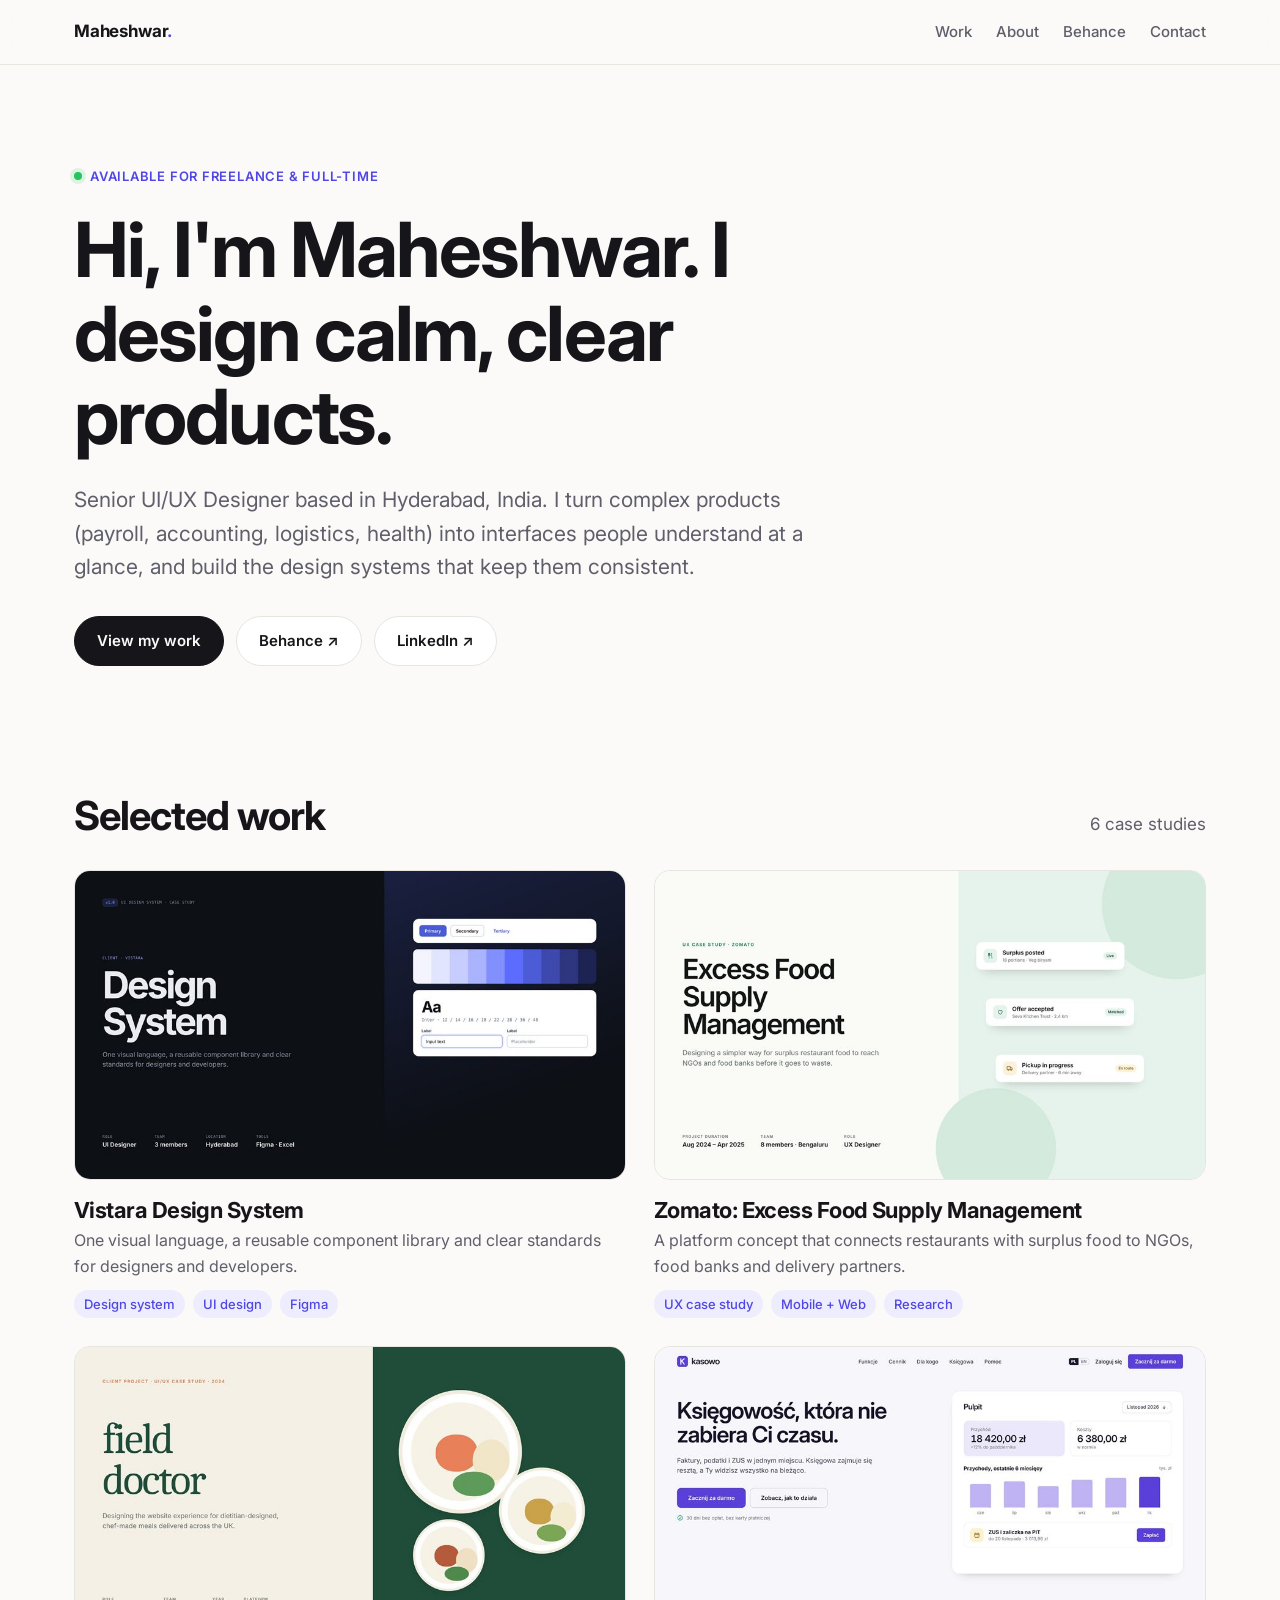
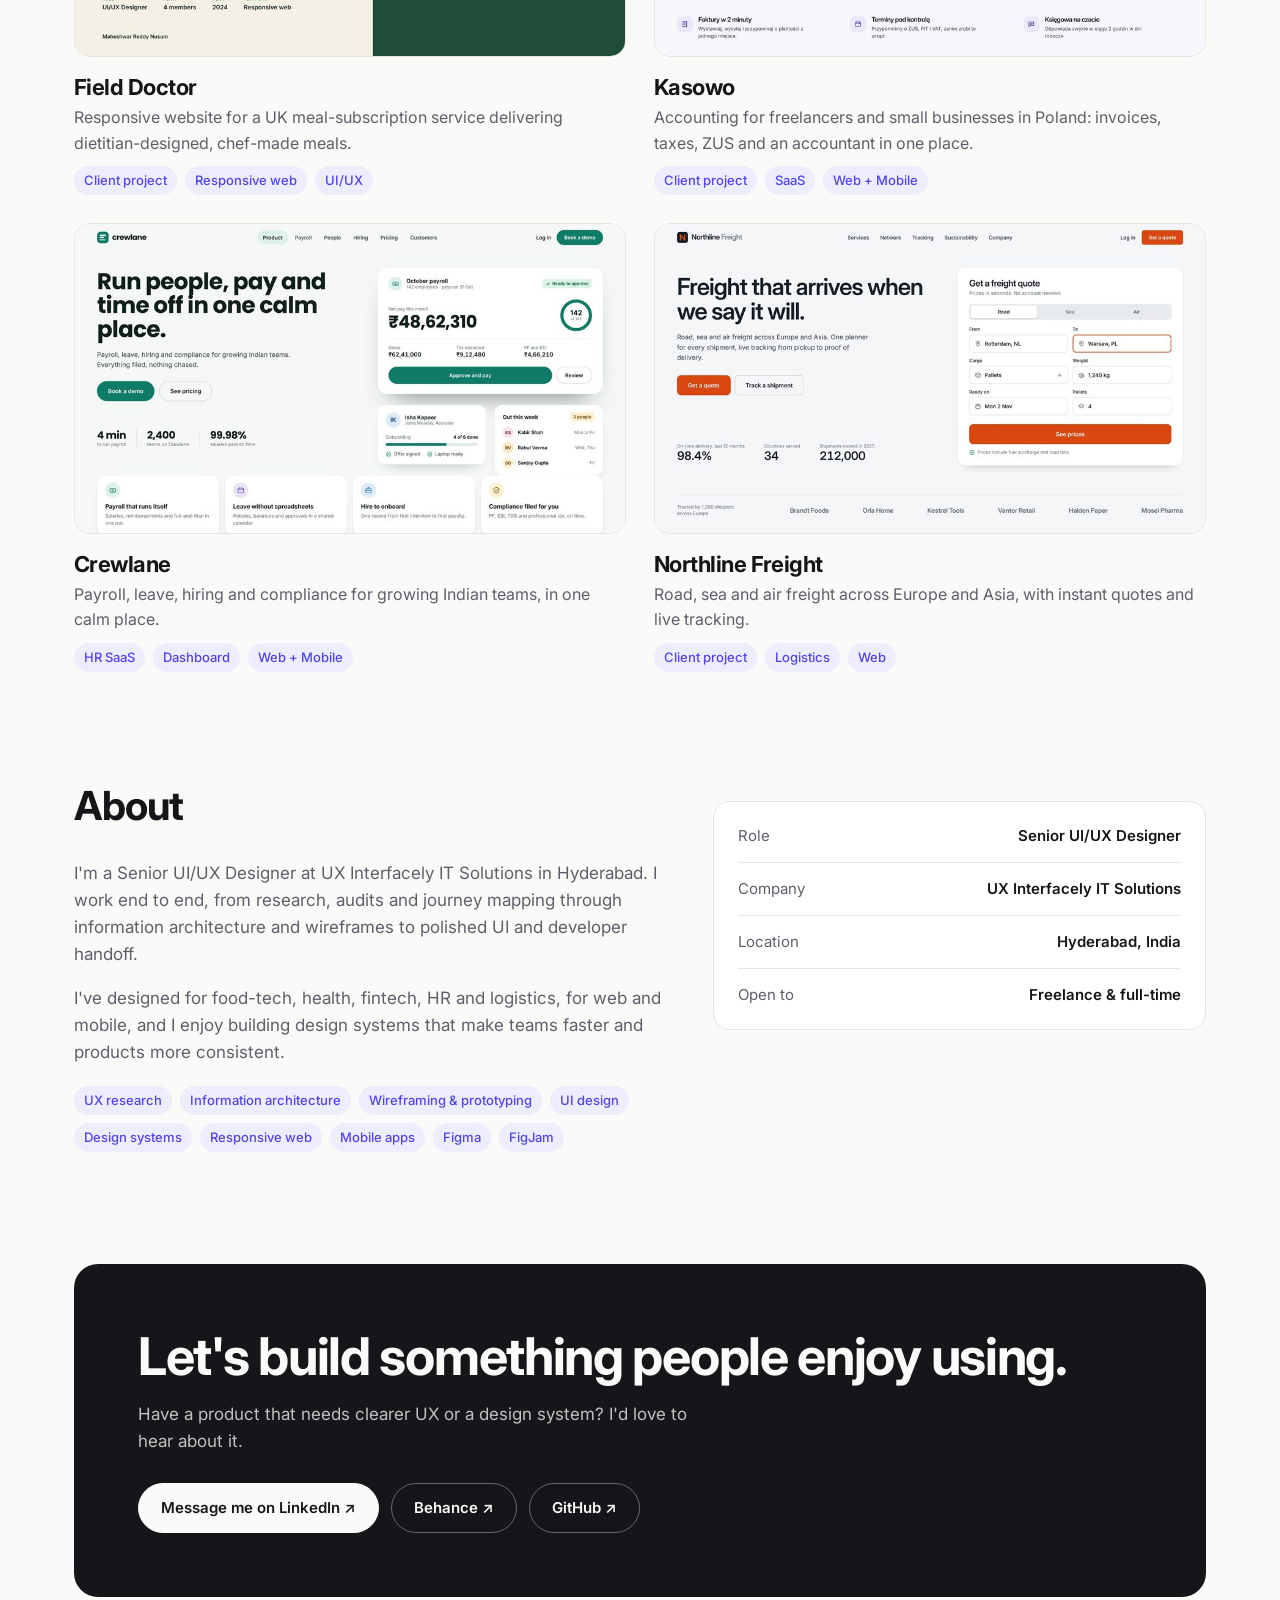
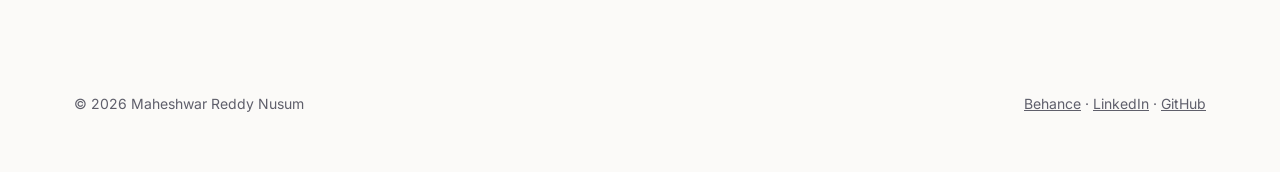
<file: index.html>
<!doctype html>
<html lang="en">
<head>
<meta charset="utf-8">
<meta name="viewport" content="width=device-width, initial-scale=1">
<title>Maheshwar Reddy Nusum · UI/UX Designer</title>
<meta name="description" content="Portfolio of Maheshwar Reddy Nusum, Senior UI/UX Designer in Hyderabad, India. Design systems, product UX and SaaS case studies.">
<meta property="og:title" content="Maheshwar Reddy Nusum · UI/UX Designer">
<meta property="og:description" content="Portfolio of Maheshwar Reddy Nusum, Senior UI/UX Designer in Hyderabad, India. Design systems, product UX and SaaS case studies.">
<meta property="og:image" content="https://mayi-nusum.github.io/assets/img/vistara/cover.jpg">
<meta property="og:type" content="website">
<link rel="icon" href="data:image/svg+xml,%3Csvg xmlns='http://www.w3.org/2000/svg' viewBox='0 0 64 64'%3E%3Crect width='64' height='64' rx='16' fill='%234f46e5'/%3E%3Ctext x='50%25' y='56%25' dominant-baseline='middle' text-anchor='middle' font-family='Arial' font-weight='700' font-size='30' fill='white'%3EMR%3C/text%3E%3C/svg%3E">
<link rel="preconnect" href="https://fonts.googleapis.com"><link rel="preconnect" href="https://fonts.gstatic.com" crossorigin><link href="https://fonts.googleapis.com/css2?family=Inter:wght@400;500;600;700&display=swap" rel="stylesheet">
<link rel="stylesheet" href="assets/style.css">
</head>
<body>
<header class="site-header"><div class="wrap">
  <a class="brand" href="index.html">Maheshwar<span>.</span></a>
  <nav class="nav"><a href="index.html#work">Work</a><a href="index.html#about">About</a><a class="hide-sm" href="https://www.behance.net/mayireddy" target="_blank" rel="noopener">Behance</a><a href="index.html#contact">Contact</a></nav>
</div></header>

<main>
<section class="hero"><div class="wrap">
  <span class="eyebrow"><span class="dot"></span>Available for freelance &amp; full-time</span>
  <h1>Hi, I'm Maheshwar. I design calm, clear products.</h1>
  <p class="lead">Senior UI/UX Designer based in Hyderabad, India. I turn complex products (payroll, accounting, logistics, health) into interfaces people understand at a glance, and build the design systems that keep them consistent.</p>
  <div class="btns">
    <a class="btn primary" href="#work">View my work</a>
    <a class="btn" href="https://www.behance.net/mayireddy" target="_blank" rel="noopener">Behance ↗</a>
    <a class="btn" href="https://www.linkedin.com/in/maheshwar-reddy-n-298717431/" target="_blank" rel="noopener">LinkedIn ↗</a>
  </div>
</div></section>

<section id="work"><div class="wrap">
  <div class="section-head"><h2>Selected work</h2><p>6 case studies</p></div>
  <div class="grid">
    <a class="card" href="work/vistara.html">
      <div class="thumb"><img src="assets/img/vistara/cover.jpg" alt="Vistara Design System cover" loading="lazy" width="900" height="506"></div>
      <h3>Vistara Design System</h3>
      <p>One visual language, a reusable component library and clear standards for designers and developers.</p>
      <ul class="tags"><li>Design system</li><li>UI design</li><li>Figma</li></ul>
    </a>
    <a class="card" href="work/zomato.html">
      <div class="thumb"><img src="assets/img/zomato/cover.jpg" alt="Zomato: Excess Food Supply Management cover" loading="lazy" width="900" height="506"></div>
      <h3>Zomato: Excess Food Supply Management</h3>
      <p>A platform concept that connects restaurants with surplus food to NGOs, food banks and delivery partners.</p>
      <ul class="tags"><li>UX case study</li><li>Mobile + Web</li><li>Research</li></ul>
    </a>
    <a class="card" href="work/field-doctor.html">
      <div class="thumb"><img src="assets/img/field-doctor/cover.jpg" alt="Field Doctor cover" loading="lazy" width="900" height="506"></div>
      <h3>Field Doctor</h3>
      <p>Responsive website for a UK meal-subscription service delivering dietitian-designed, chef-made meals.</p>
      <ul class="tags"><li>Client project</li><li>Responsive web</li><li>UI/UX</li></ul>
    </a>
    <a class="card" href="work/kasowo.html">
      <div class="thumb"><img src="assets/img/kasowo/cover.jpg" alt="Kasowo cover" loading="lazy" width="900" height="506"></div>
      <h3>Kasowo</h3>
      <p>Accounting for freelancers and small businesses in Poland: invoices, taxes, ZUS and an accountant in one place.</p>
      <ul class="tags"><li>Client project</li><li>SaaS</li><li>Web + Mobile</li></ul>
    </a>
    <a class="card" href="work/crewlane.html">
      <div class="thumb"><img src="assets/img/crewlane/cover.jpg" alt="Crewlane cover" loading="lazy" width="900" height="506"></div>
      <h3>Crewlane</h3>
      <p>Payroll, leave, hiring and compliance for growing Indian teams, in one calm place.</p>
      <ul class="tags"><li>HR SaaS</li><li>Dashboard</li><li>Web + Mobile</li></ul>
    </a>
    <a class="card" href="work/northline-freight.html">
      <div class="thumb"><img src="assets/img/northline-freight/cover.jpg" alt="Northline Freight cover" loading="lazy" width="900" height="506"></div>
      <h3>Northline Freight</h3>
      <p>Road, sea and air freight across Europe and Asia, with instant quotes and live tracking.</p>
      <ul class="tags"><li>Client project</li><li>Logistics</li><li>Web</li></ul>
    </a>
  </div>
</div></section>

<section id="about"><div class="wrap about">
  <div>
    <div class="section-head"><h2>About</h2></div>
    <p>I'm a Senior UI/UX Designer at UX Interfacely IT Solutions in Hyderabad. I work end to end, from research, audits and journey mapping through information architecture and wireframes to polished UI and developer handoff.</p>
    <p>I've designed for food-tech, health, fintech, HR and logistics, for web and mobile, and I enjoy building design systems that make teams faster and products more consistent.</p>
    <ul class="tags skills"><li>UX research</li><li>Information architecture</li><li>Wireframing &amp; prototyping</li><li>UI design</li><li>Design systems</li><li>Responsive web</li><li>Mobile apps</li><li>Figma</li><li>FigJam</li></ul>
  </div>
  <dl class="facts">
    <div><dt>Role</dt><dd>Senior UI/UX Designer</dd></div>
    <div><dt>Company</dt><dd>UX Interfacely IT Solutions</dd></div>
    <div><dt>Location</dt><dd>Hyderabad, India</dd></div>
    <div><dt>Open to</dt><dd>Freelance &amp; full-time</dd></div>
  </dl>
</div></section>

<section id="contact"><div class="wrap">
  <div class="contact">
    <h2>Let's build something people enjoy using.</h2>
    <p>Have a product that needs clearer UX or a design system? I'd love to hear about it.</p>
    <div class="btns">
      <a class="btn primary" href="https://www.linkedin.com/in/maheshwar-reddy-n-298717431/" target="_blank" rel="noopener">Message me on LinkedIn ↗</a>
      <a class="btn" href="https://www.behance.net/mayireddy" target="_blank" rel="noopener">Behance ↗</a>
      <a class="btn" href="https://github.com/mayi-nusum" target="_blank" rel="noopener">GitHub ↗</a>
    </div>
  </div>
</div></section>
</main>
<footer><div class="wrap">
  <span>© 2026 Maheshwar Reddy Nusum</span>
  <span><a href="https://www.behance.net/mayireddy" target="_blank" rel="noopener">Behance</a> · <a href="https://www.linkedin.com/in/maheshwar-reddy-n-298717431/" target="_blank" rel="noopener">LinkedIn</a> · <a href="https://github.com/mayi-nusum" target="_blank" rel="noopener">GitHub</a></span>
</div></footer>
</body>
</html>
</file>
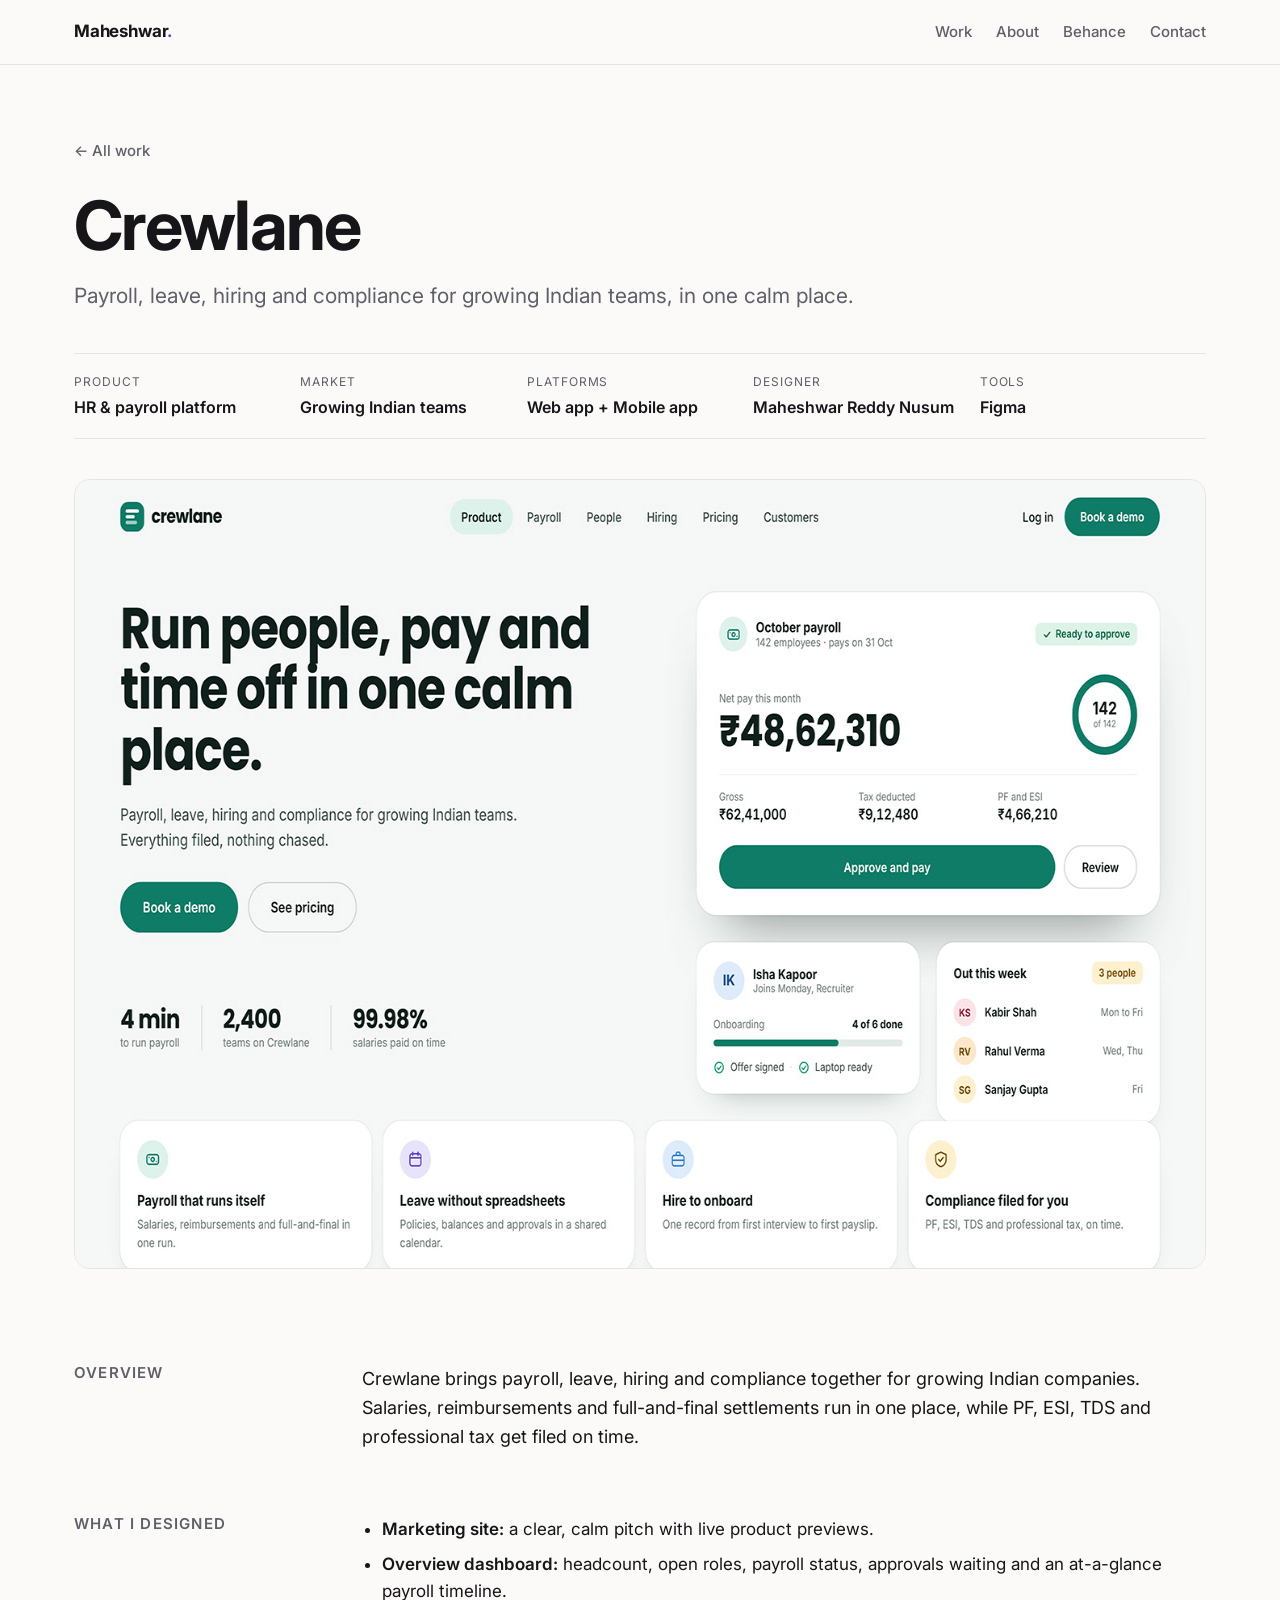
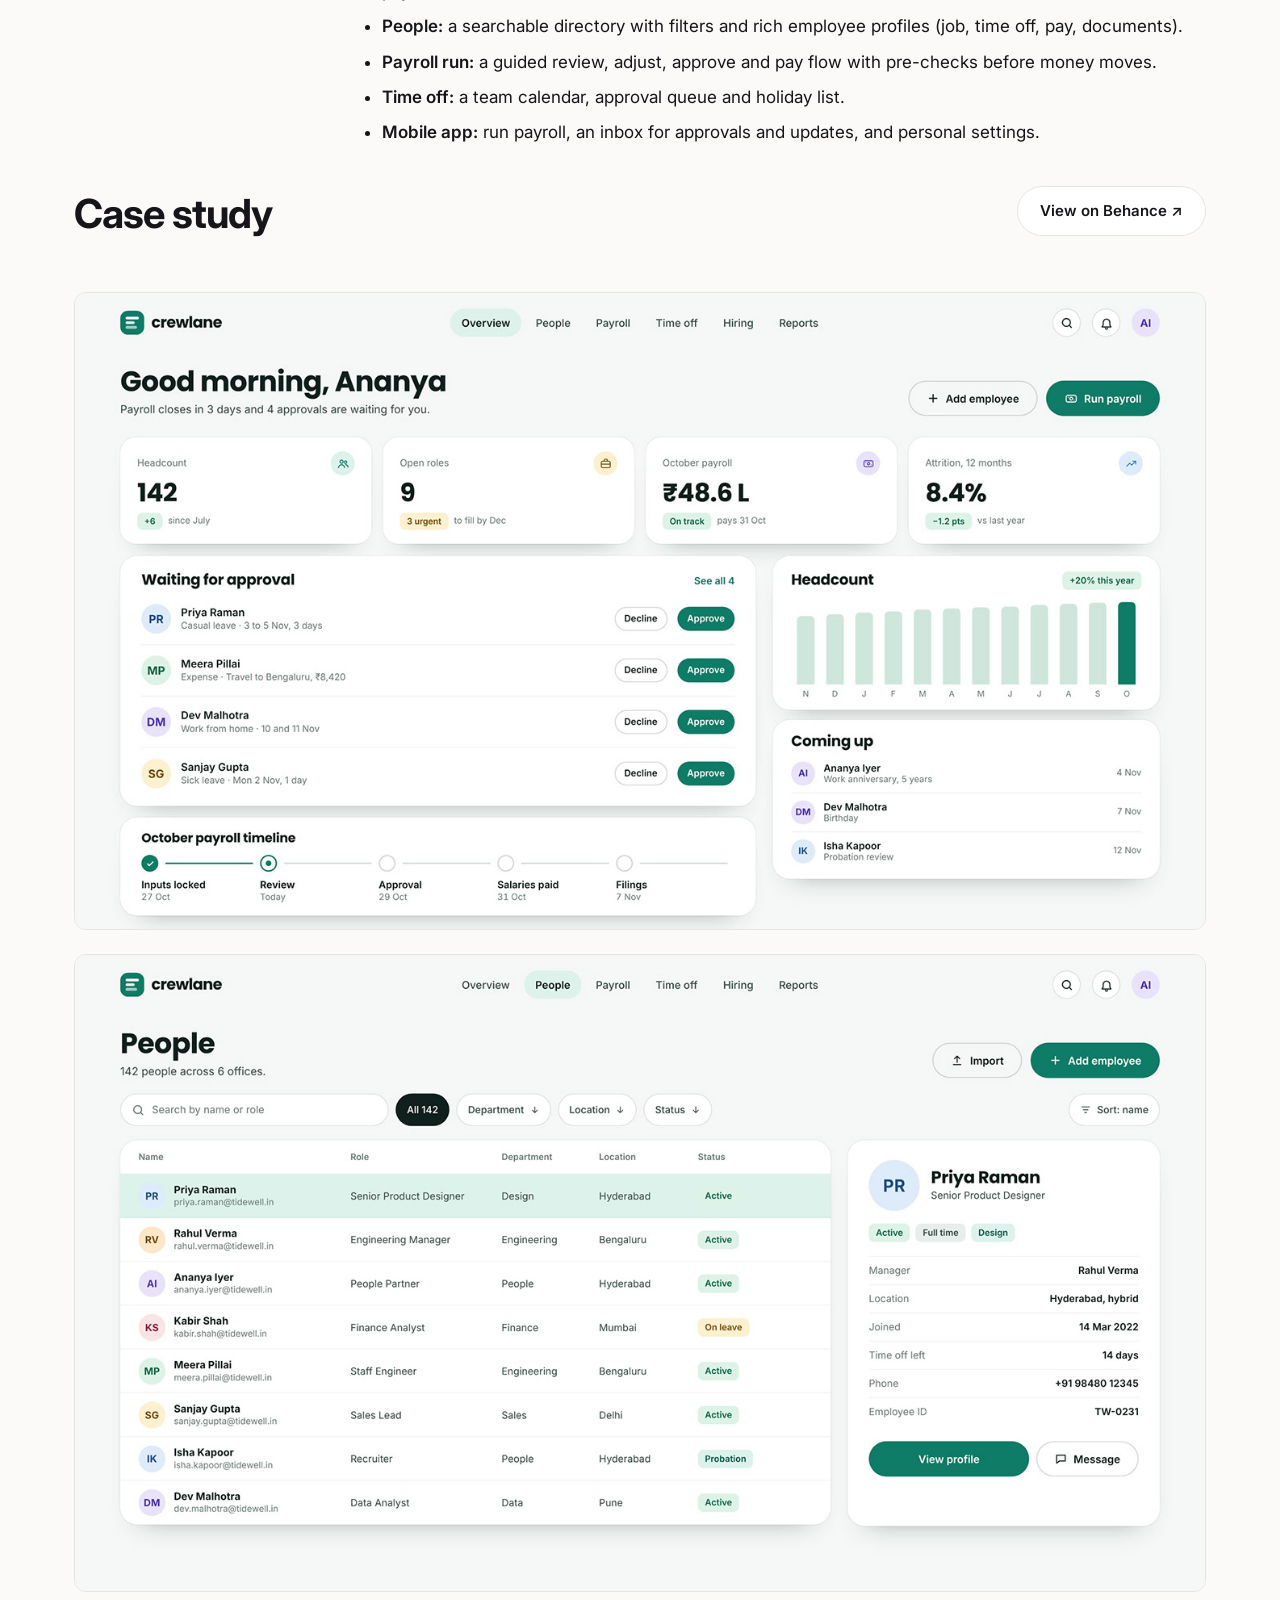
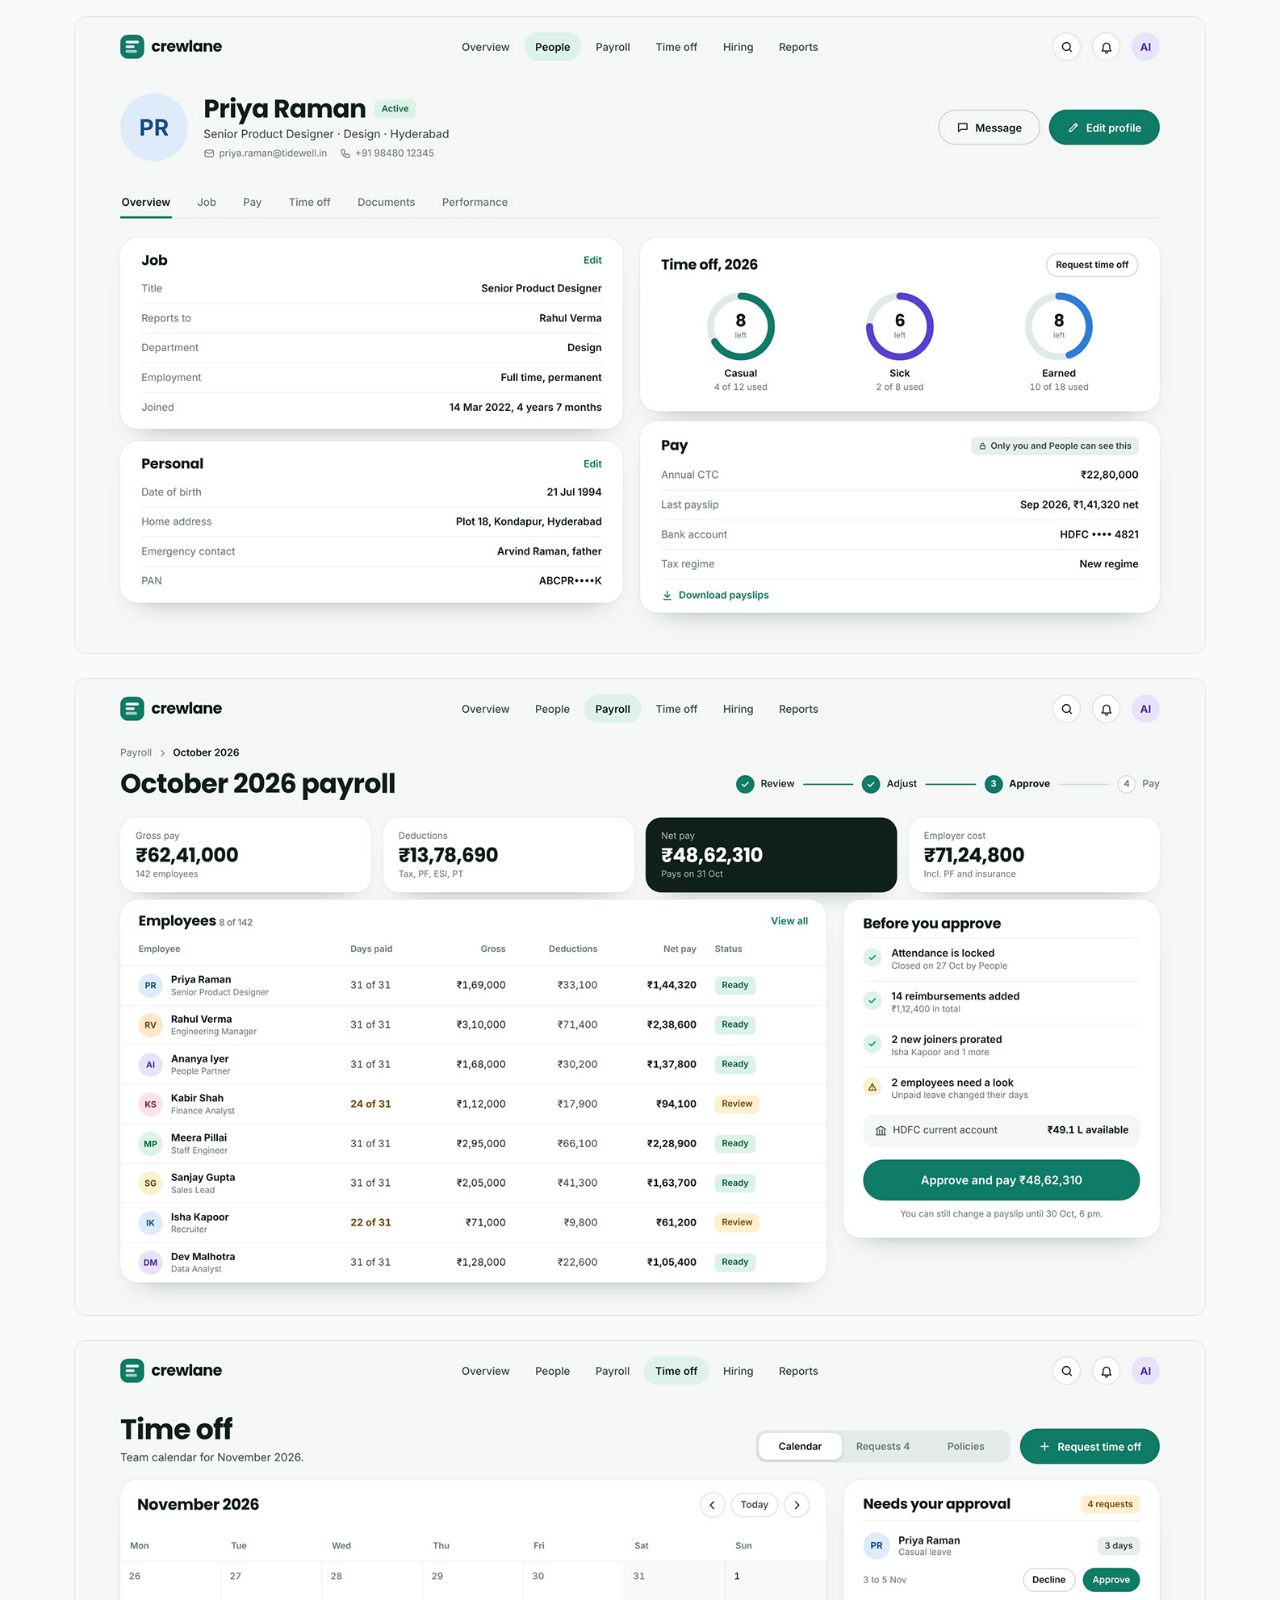
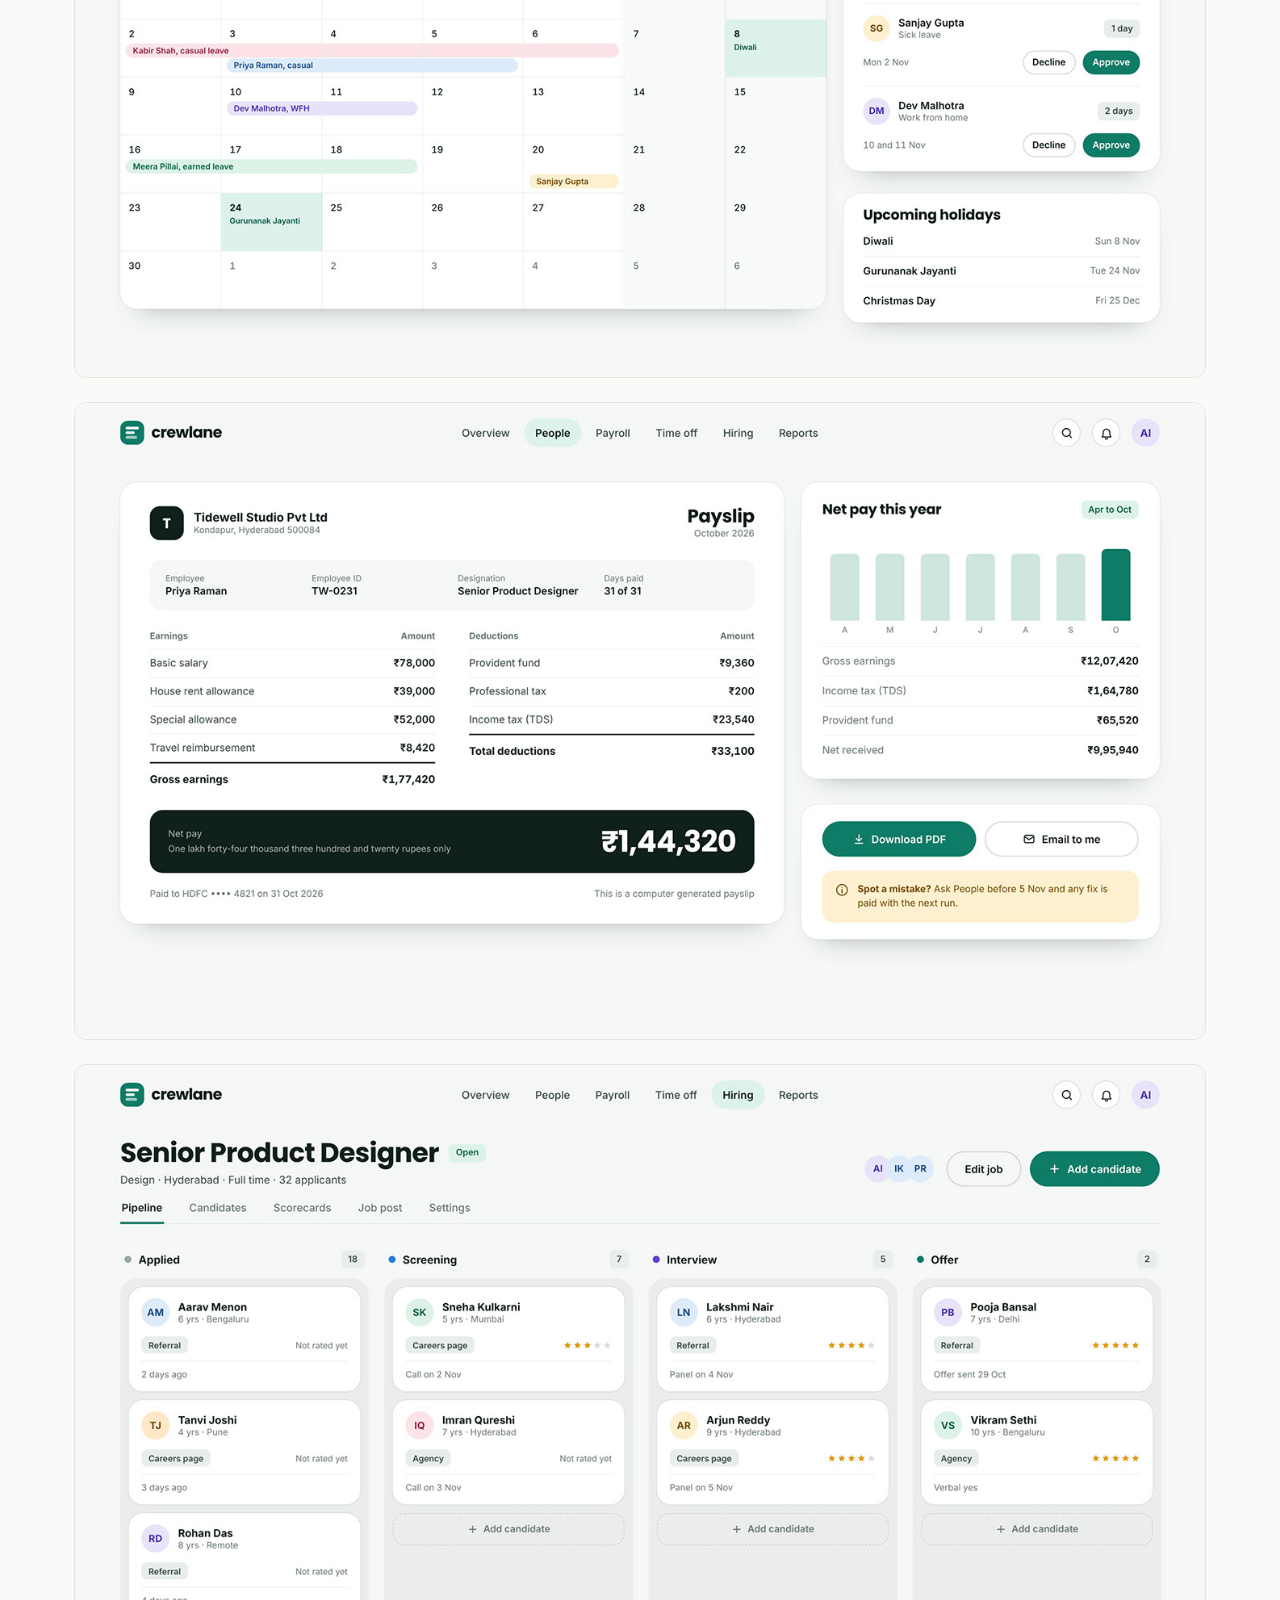
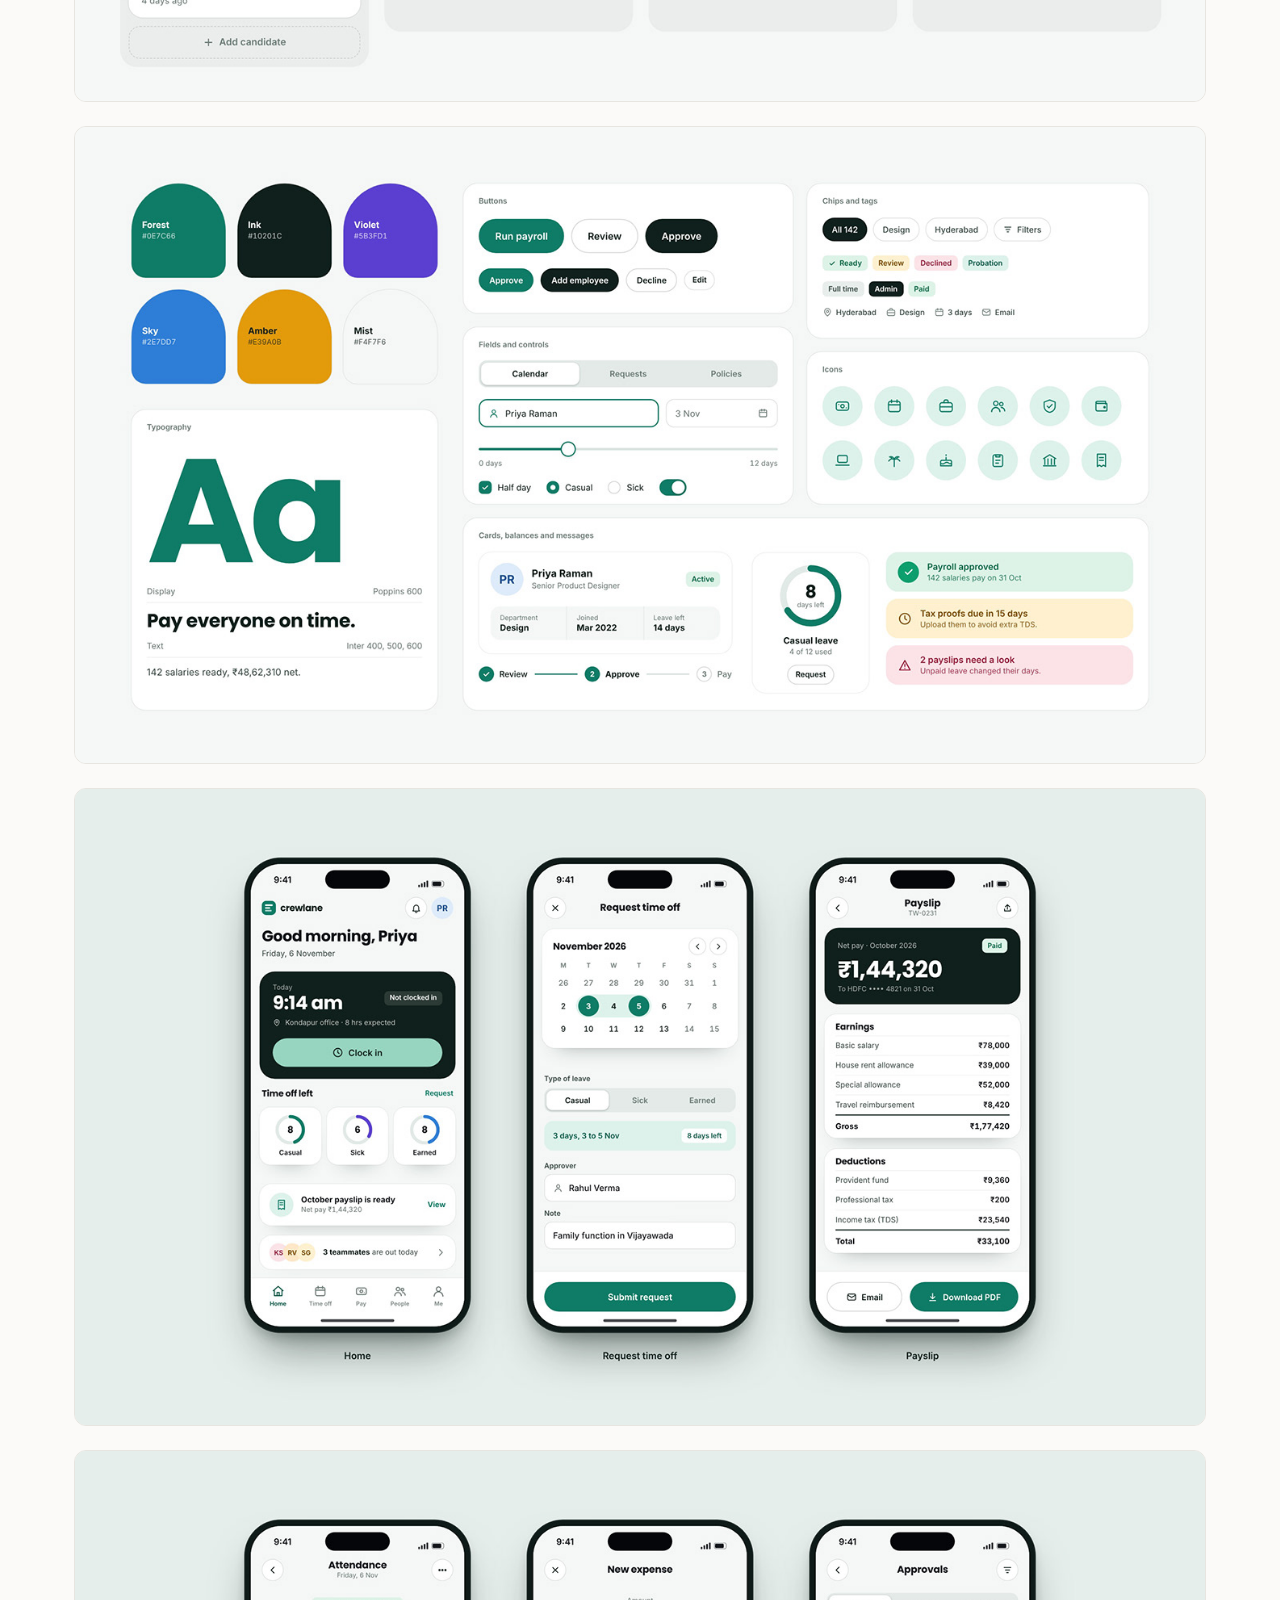
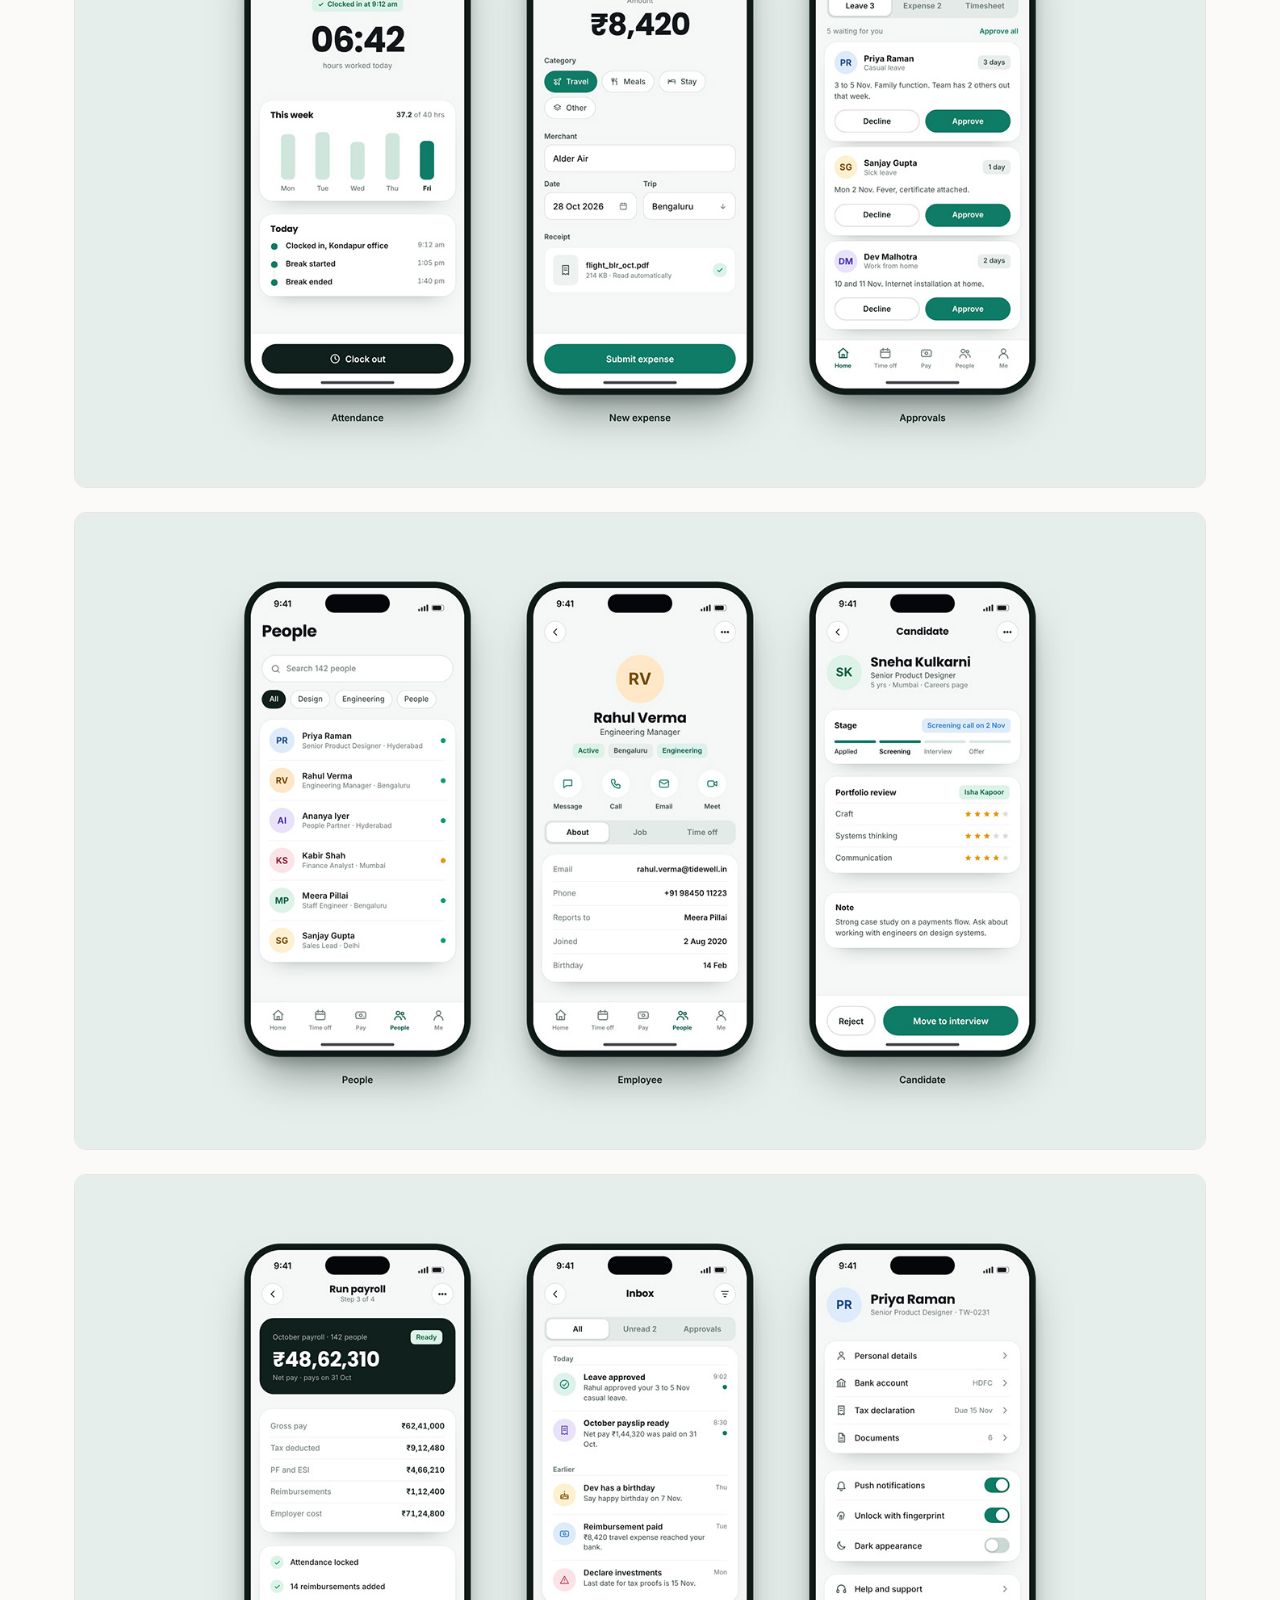
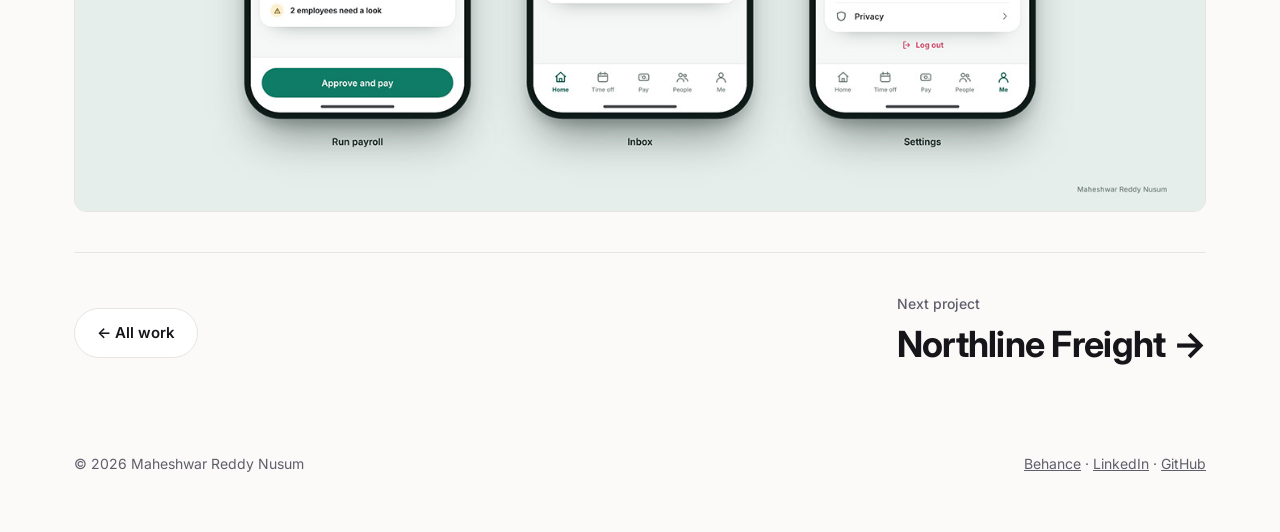
<file: work/crewlane.html>
<!doctype html>
<html lang="en">
<head>
<meta charset="utf-8">
<meta name="viewport" content="width=device-width, initial-scale=1">
<title>Crewlane · Maheshwar Reddy Nusum</title>
<meta name="description" content="Payroll, leave, hiring and compliance for growing Indian teams, in one calm place.">
<meta property="og:title" content="Crewlane · Maheshwar Reddy Nusum">
<meta property="og:description" content="Payroll, leave, hiring and compliance for growing Indian teams, in one calm place.">
<meta property="og:image" content="https://mayi-nusum.github.io/assets/img/crewlane/cover.jpg">
<meta property="og:type" content="website">
<link rel="icon" href="data:image/svg+xml,%3Csvg xmlns='http://www.w3.org/2000/svg' viewBox='0 0 64 64'%3E%3Crect width='64' height='64' rx='16' fill='%234f46e5'/%3E%3Ctext x='50%25' y='56%25' dominant-baseline='middle' text-anchor='middle' font-family='Arial' font-weight='700' font-size='30' fill='white'%3EMR%3C/text%3E%3C/svg%3E">
<link rel="preconnect" href="https://fonts.googleapis.com"><link rel="preconnect" href="https://fonts.gstatic.com" crossorigin><link href="https://fonts.googleapis.com/css2?family=Inter:wght@400;500;600;700&display=swap" rel="stylesheet">
<link rel="stylesheet" href="../assets/style.css">
</head>
<body>
<header class="site-header"><div class="wrap">
  <a class="brand" href="../index.html">Maheshwar<span>.</span></a>
  <nav class="nav"><a href="../index.html#work">Work</a><a href="../index.html#about">About</a><a class="hide-sm" href="https://www.behance.net/mayireddy" target="_blank" rel="noopener">Behance</a><a href="../index.html#contact">Contact</a></nav>
</div></header>

<main>
<section class="cs-hero"><div class="wrap">
  <a class="back" href="../index.html#work">← All work</a>
  <h1>Crewlane</h1>
  <p class="lead">Payroll, leave, hiring and compliance for growing Indian teams, in one calm place.</p>
  <dl class="meta"><div><dt>Product</dt><dd>HR &amp; payroll platform</dd></div><div><dt>Market</dt><dd>Growing Indian teams</dd></div><div><dt>Platforms</dt><dd>Web app + Mobile app</dd></div><div><dt>Designer</dt><dd>Maheshwar Reddy Nusum</dd></div><div><dt>Tools</dt><dd>Figma</dd></div></dl>
  <div class="cover"><img src="../assets/img/crewlane/01.jpg" alt="Crewlane cover" width="1400" height="788"></div>
</div></section>

<div class="wrap">
  <div class="cs-body"><h2>Overview</h2><div class="content"><p>Crewlane brings payroll, leave, hiring and compliance together for growing Indian companies. Salaries, reimbursements and full-and-final settlements run in one place, while PF, ESI, TDS and professional tax get filed on time.</p></div><h2>What I designed</h2><div class="content"><ul><li><strong>Marketing site:</strong> a clear, calm pitch with live product previews.</li><li><strong>Overview dashboard:</strong> headcount, open roles, payroll status, approvals waiting and an at-a-glance payroll timeline.</li><li><strong>People:</strong> a searchable directory with filters and rich employee profiles (job, time off, pay, documents).</li><li><strong>Payroll run:</strong> a guided review, adjust, approve and pay flow with pre-checks before money moves.</li><li><strong>Time off:</strong> a team calendar, approval queue and holiday list.</li><li><strong>Mobile app:</strong> run payroll, an inbox for approvals and updates, and personal settings.</li></ul></div></div>
  <div class="section-head"><h2>Case study</h2><a class="btn" href="https://www.behance.net/gallery/257886485/Crewlane" target="_blank" rel="noopener">View on Behance ↗</a></div>
  <div class="slides"><img src="../assets/img/crewlane/02.jpg" alt="Crewlane, slide 2 of 13" loading="lazy" width="1400" height="788"><img src="../assets/img/crewlane/03.jpg" alt="Crewlane, slide 3 of 13" loading="lazy" width="1400" height="788"><img src="../assets/img/crewlane/04.jpg" alt="Crewlane, slide 4 of 13" loading="lazy" width="1400" height="788"><img src="../assets/img/crewlane/05.jpg" alt="Crewlane, slide 5 of 13" loading="lazy" width="1400" height="788"><img src="../assets/img/crewlane/06.jpg" alt="Crewlane, slide 6 of 13" loading="lazy" width="1400" height="788"><img src="../assets/img/crewlane/07.jpg" alt="Crewlane, slide 7 of 13" loading="lazy" width="1400" height="788"><img src="../assets/img/crewlane/08.jpg" alt="Crewlane, slide 8 of 13" loading="lazy" width="1400" height="788"><img src="../assets/img/crewlane/09.jpg" alt="Crewlane, slide 9 of 13" loading="lazy" width="1400" height="788"><img src="../assets/img/crewlane/10.jpg" alt="Crewlane, slide 10 of 13" loading="lazy" width="1400" height="788"><img src="../assets/img/crewlane/11.jpg" alt="Crewlane, slide 11 of 13" loading="lazy" width="1400" height="788"><img src="../assets/img/crewlane/12.jpg" alt="Crewlane, slide 12 of 13" loading="lazy" width="1400" height="788"><img src="../assets/img/crewlane/13.jpg" alt="Crewlane, slide 13 of 13" loading="lazy" width="1400" height="788"></div>
  <div class="next">
    <a class="btn" href="../index.html#work">← All work</a>
    <a class="big" href="northline-freight.html"><small>Next project</small>Northline Freight →</a>
  </div>
</div>
</main>
<footer><div class="wrap">
  <span>© 2026 Maheshwar Reddy Nusum</span>
  <span><a href="https://www.behance.net/mayireddy" target="_blank" rel="noopener">Behance</a> · <a href="https://www.linkedin.com/in/maheshwar-reddy-n-298717431/" target="_blank" rel="noopener">LinkedIn</a> · <a href="https://github.com/mayi-nusum" target="_blank" rel="noopener">GitHub</a></span>
</div></footer>
</body>
</html>
</file>
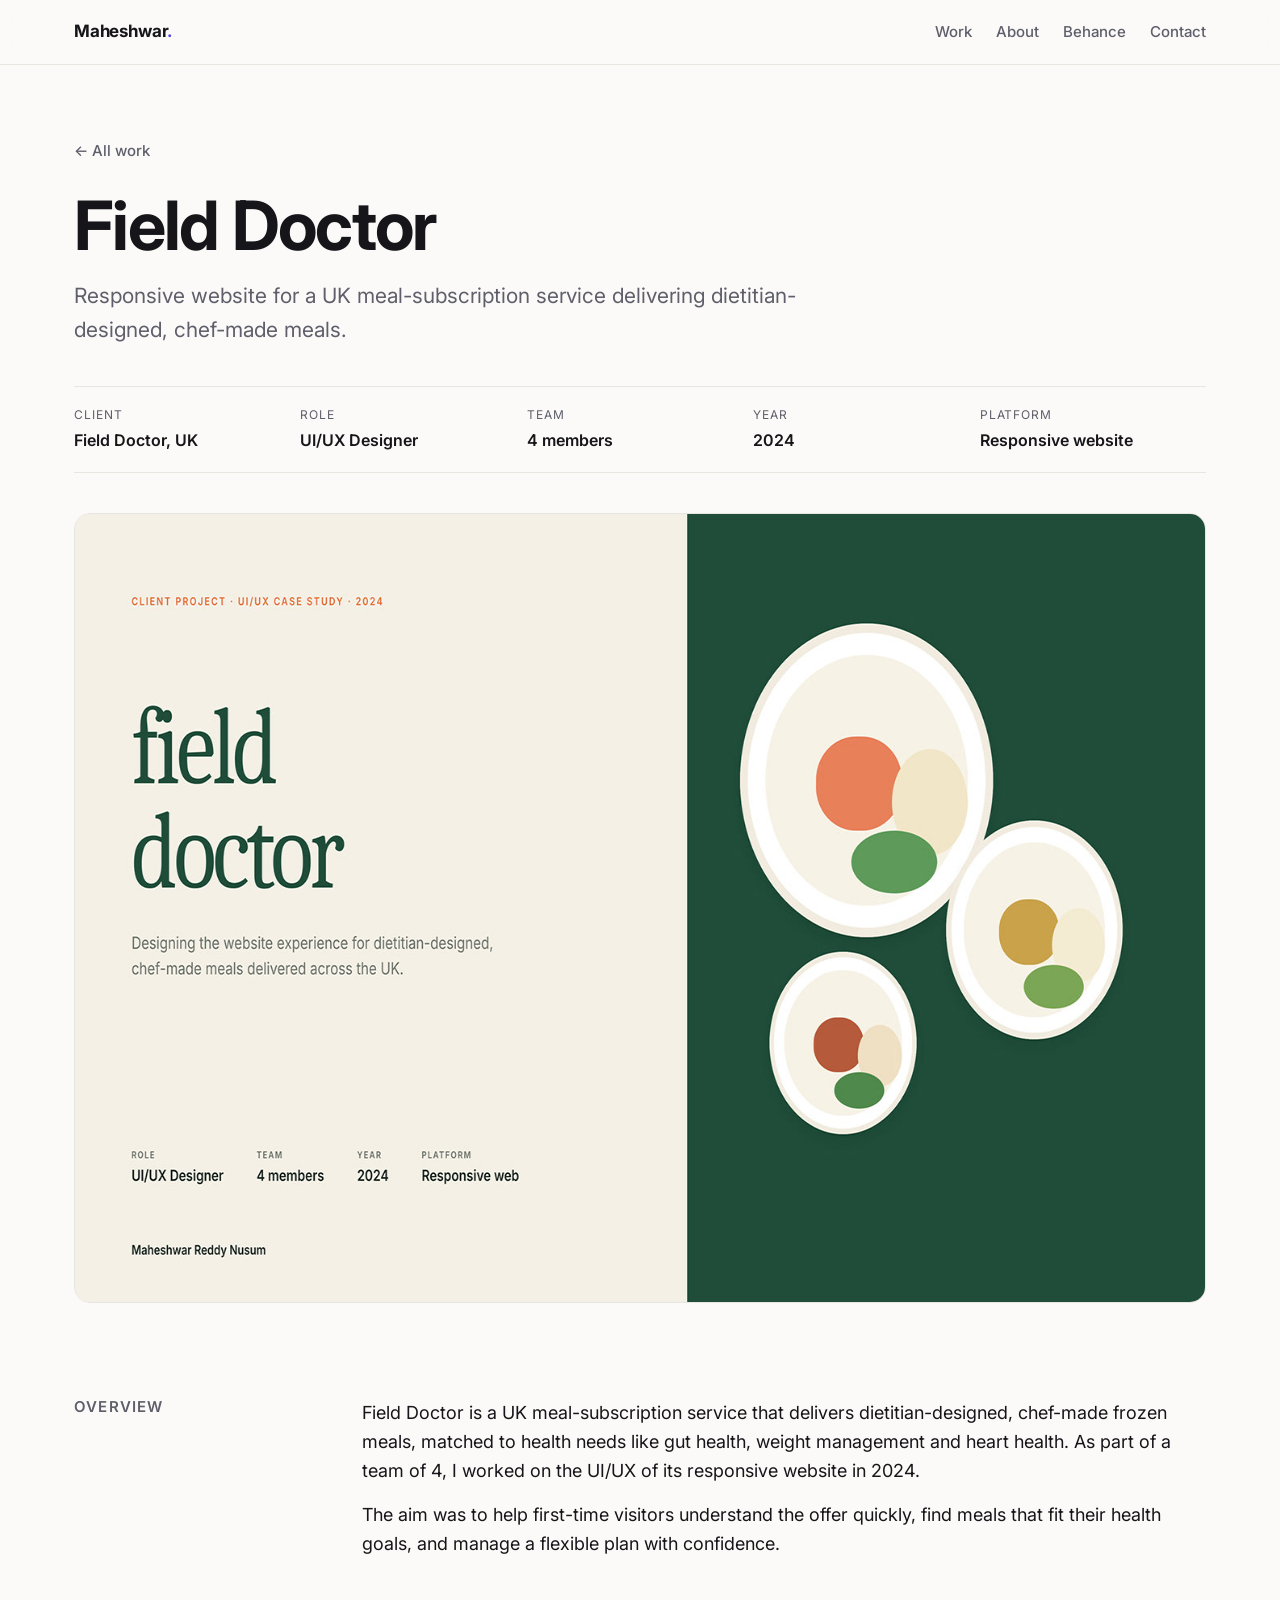
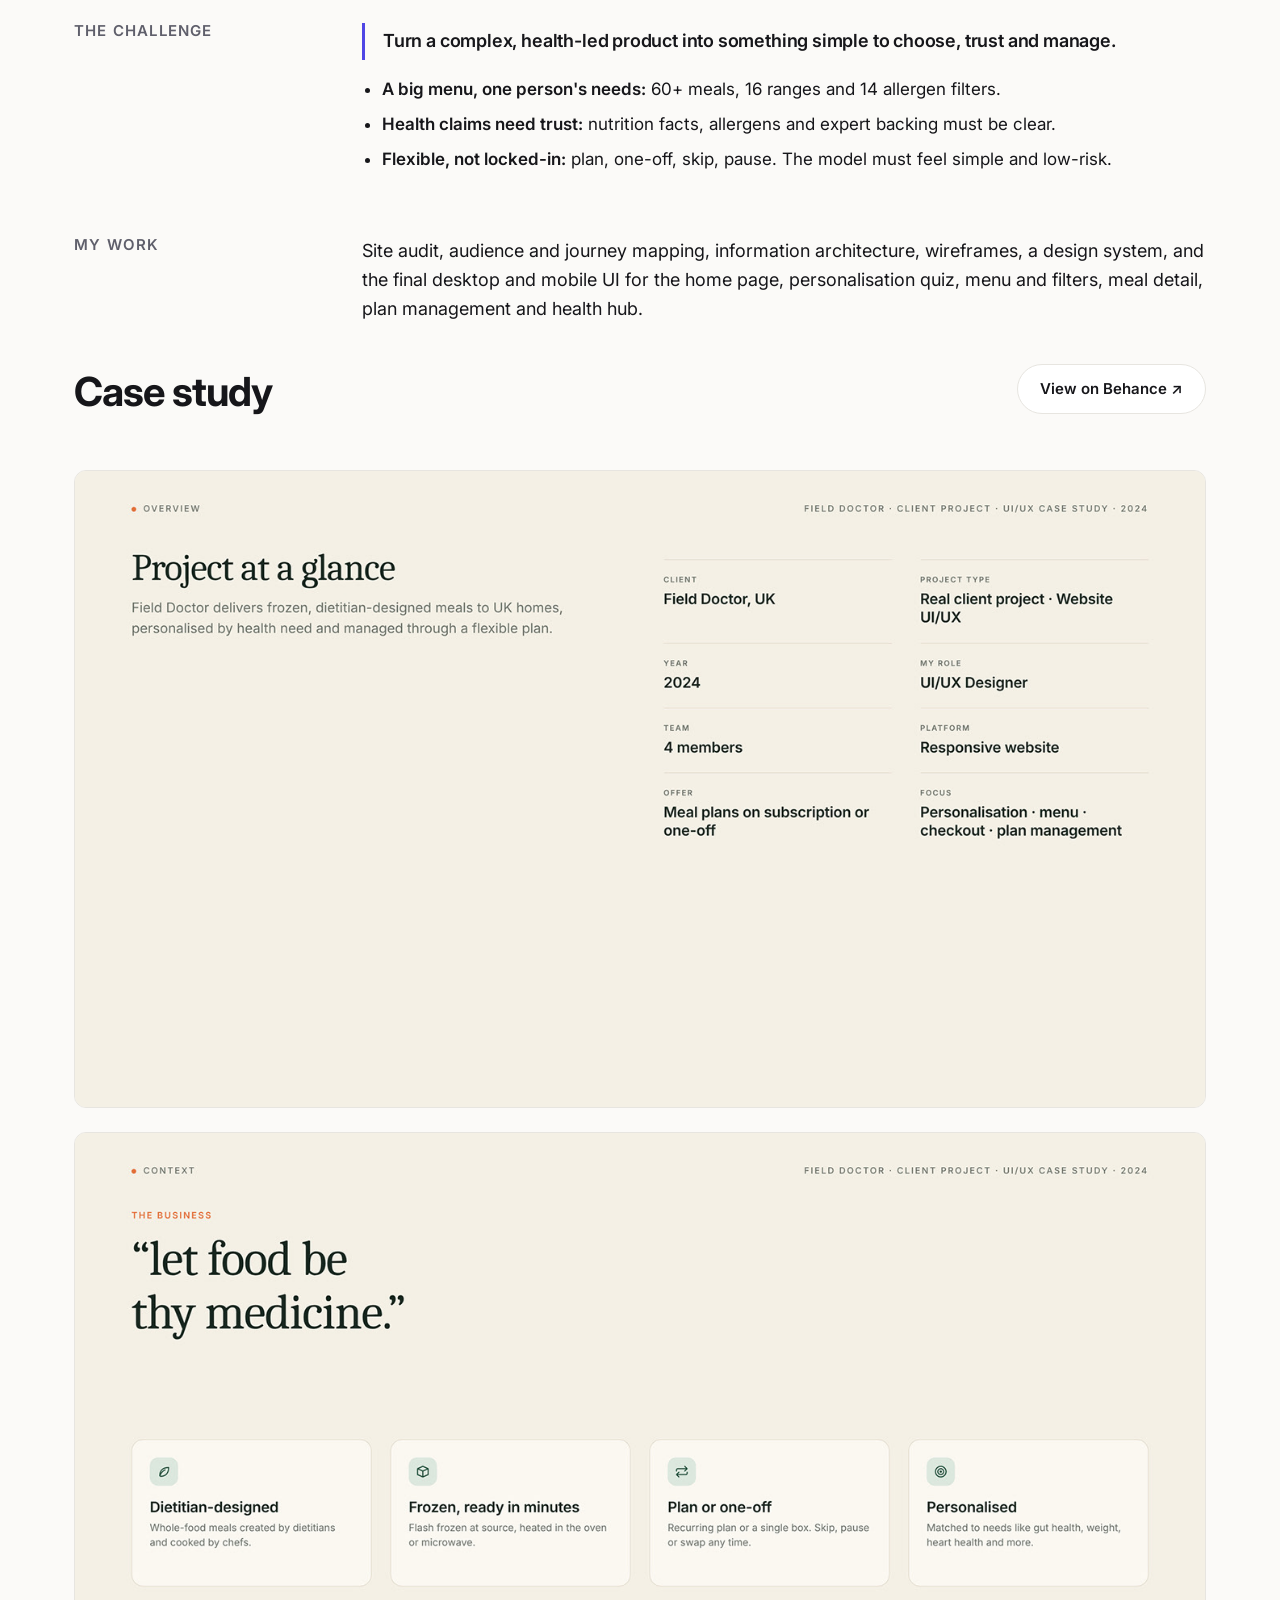
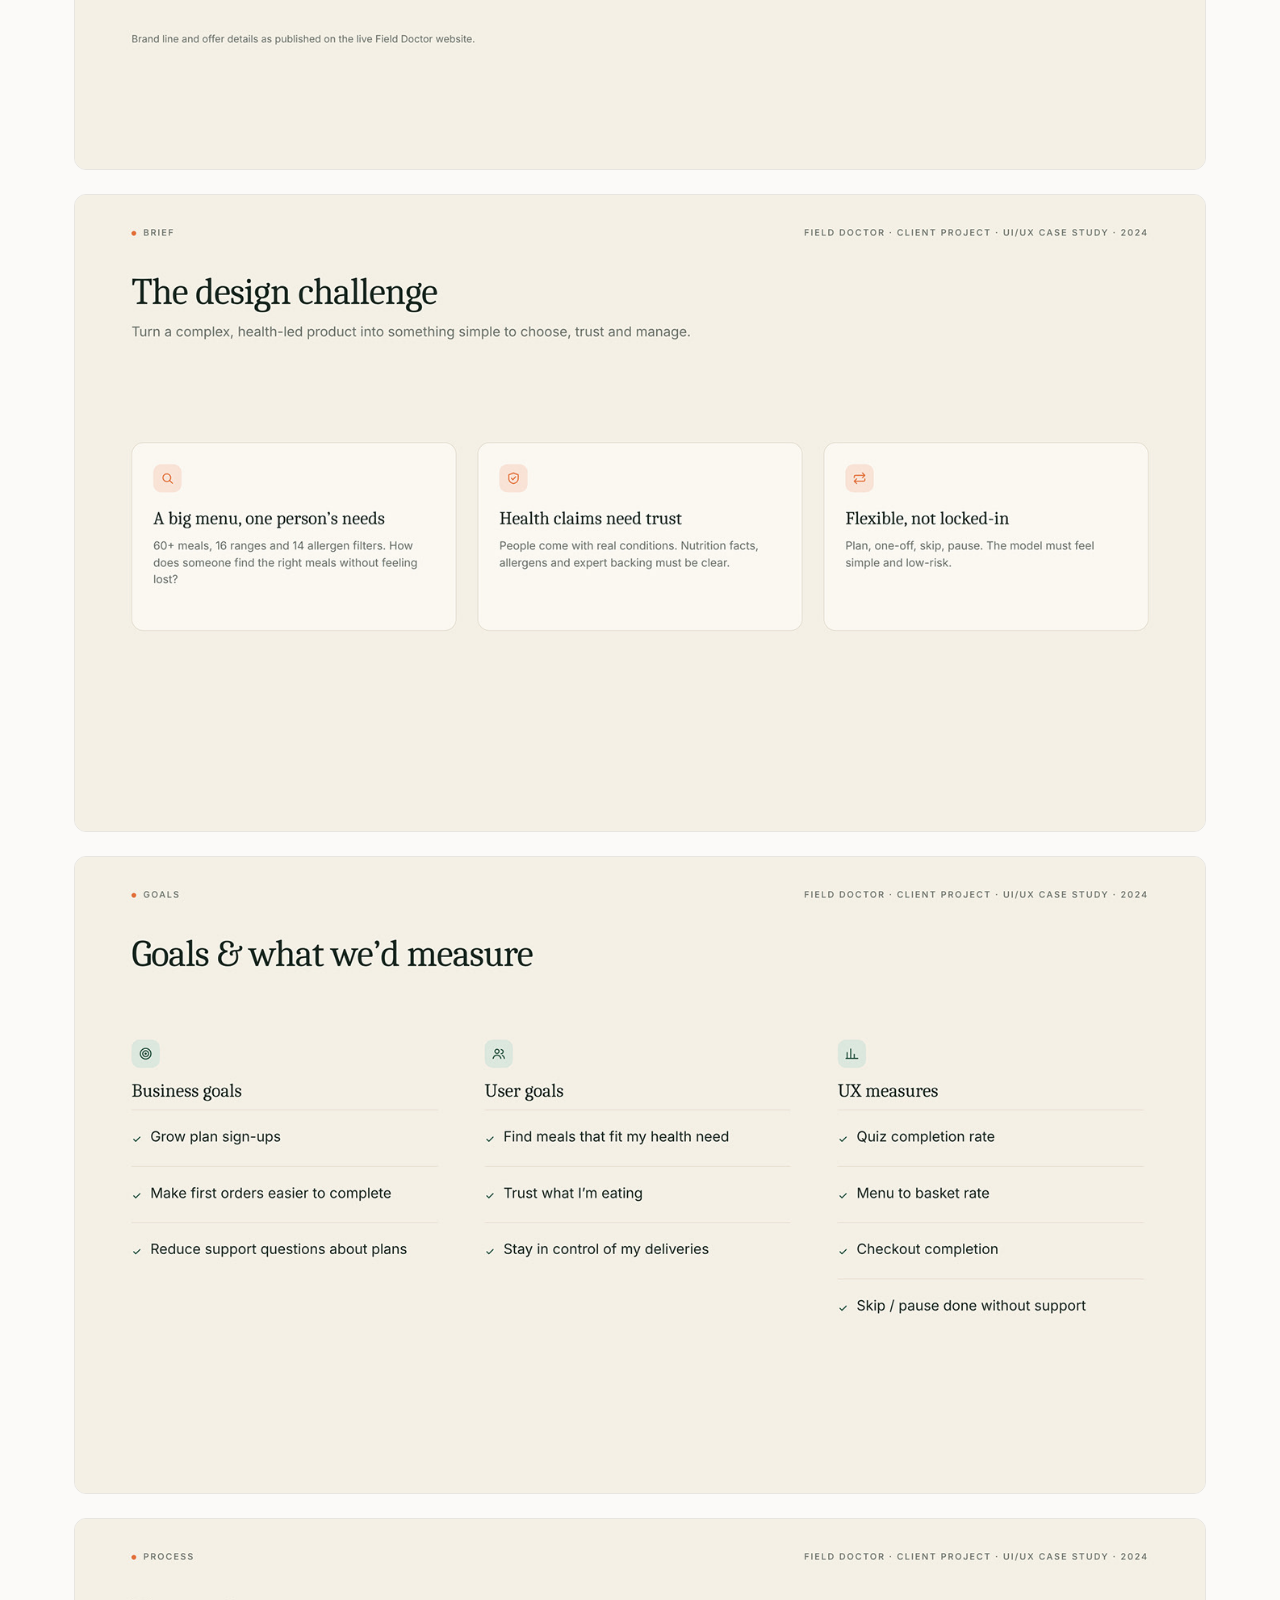
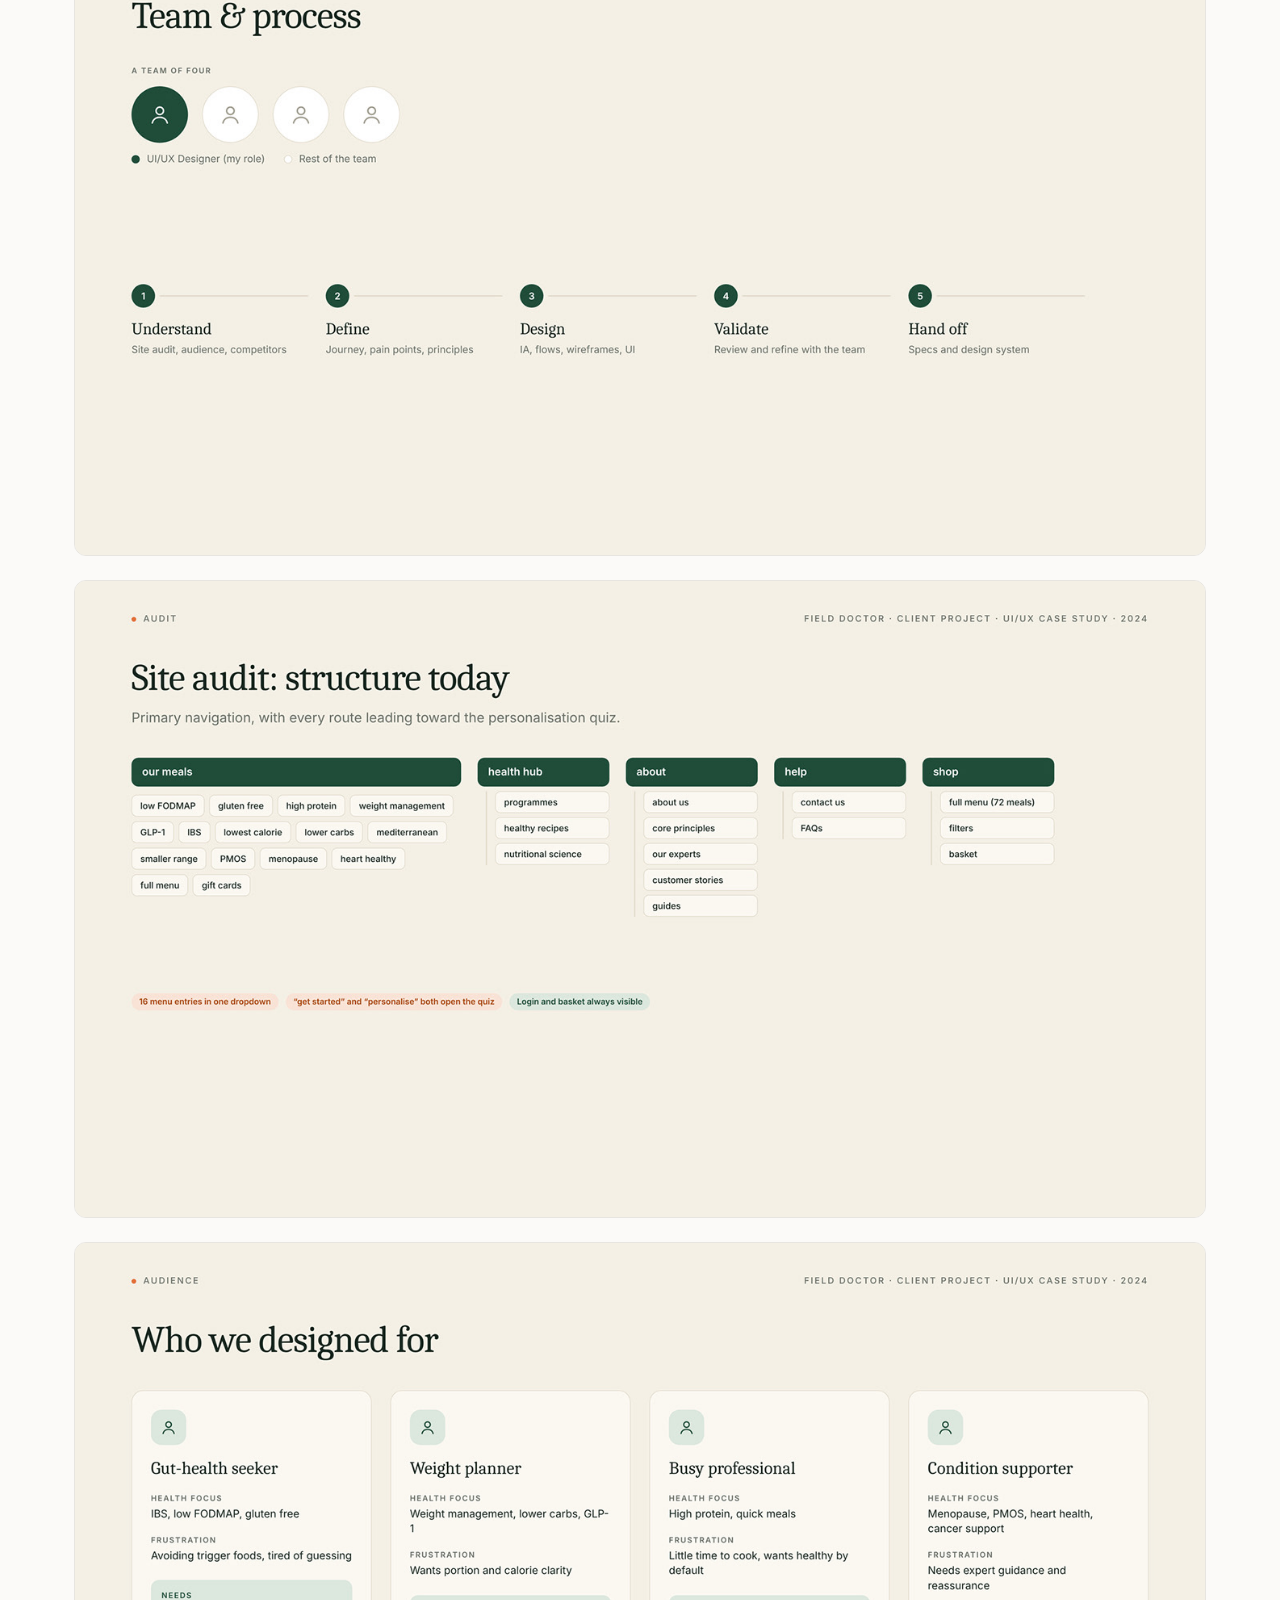
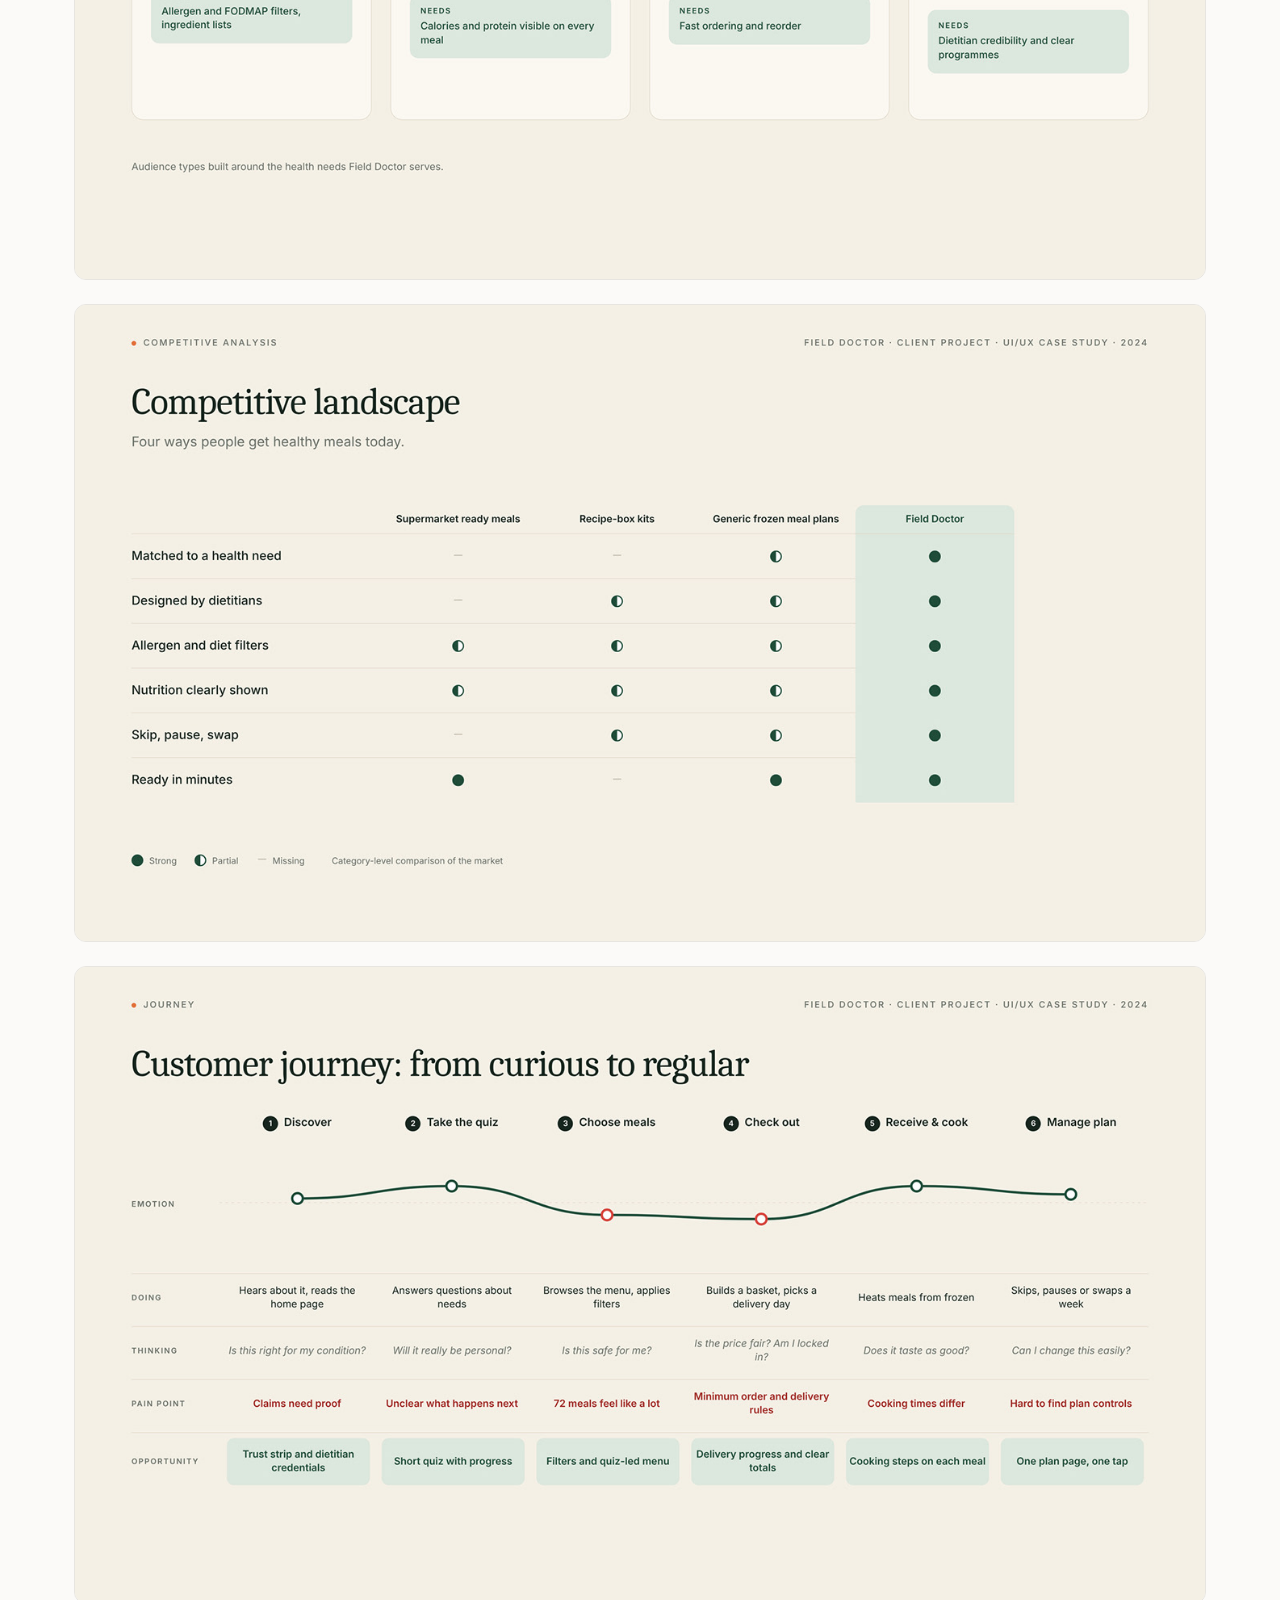
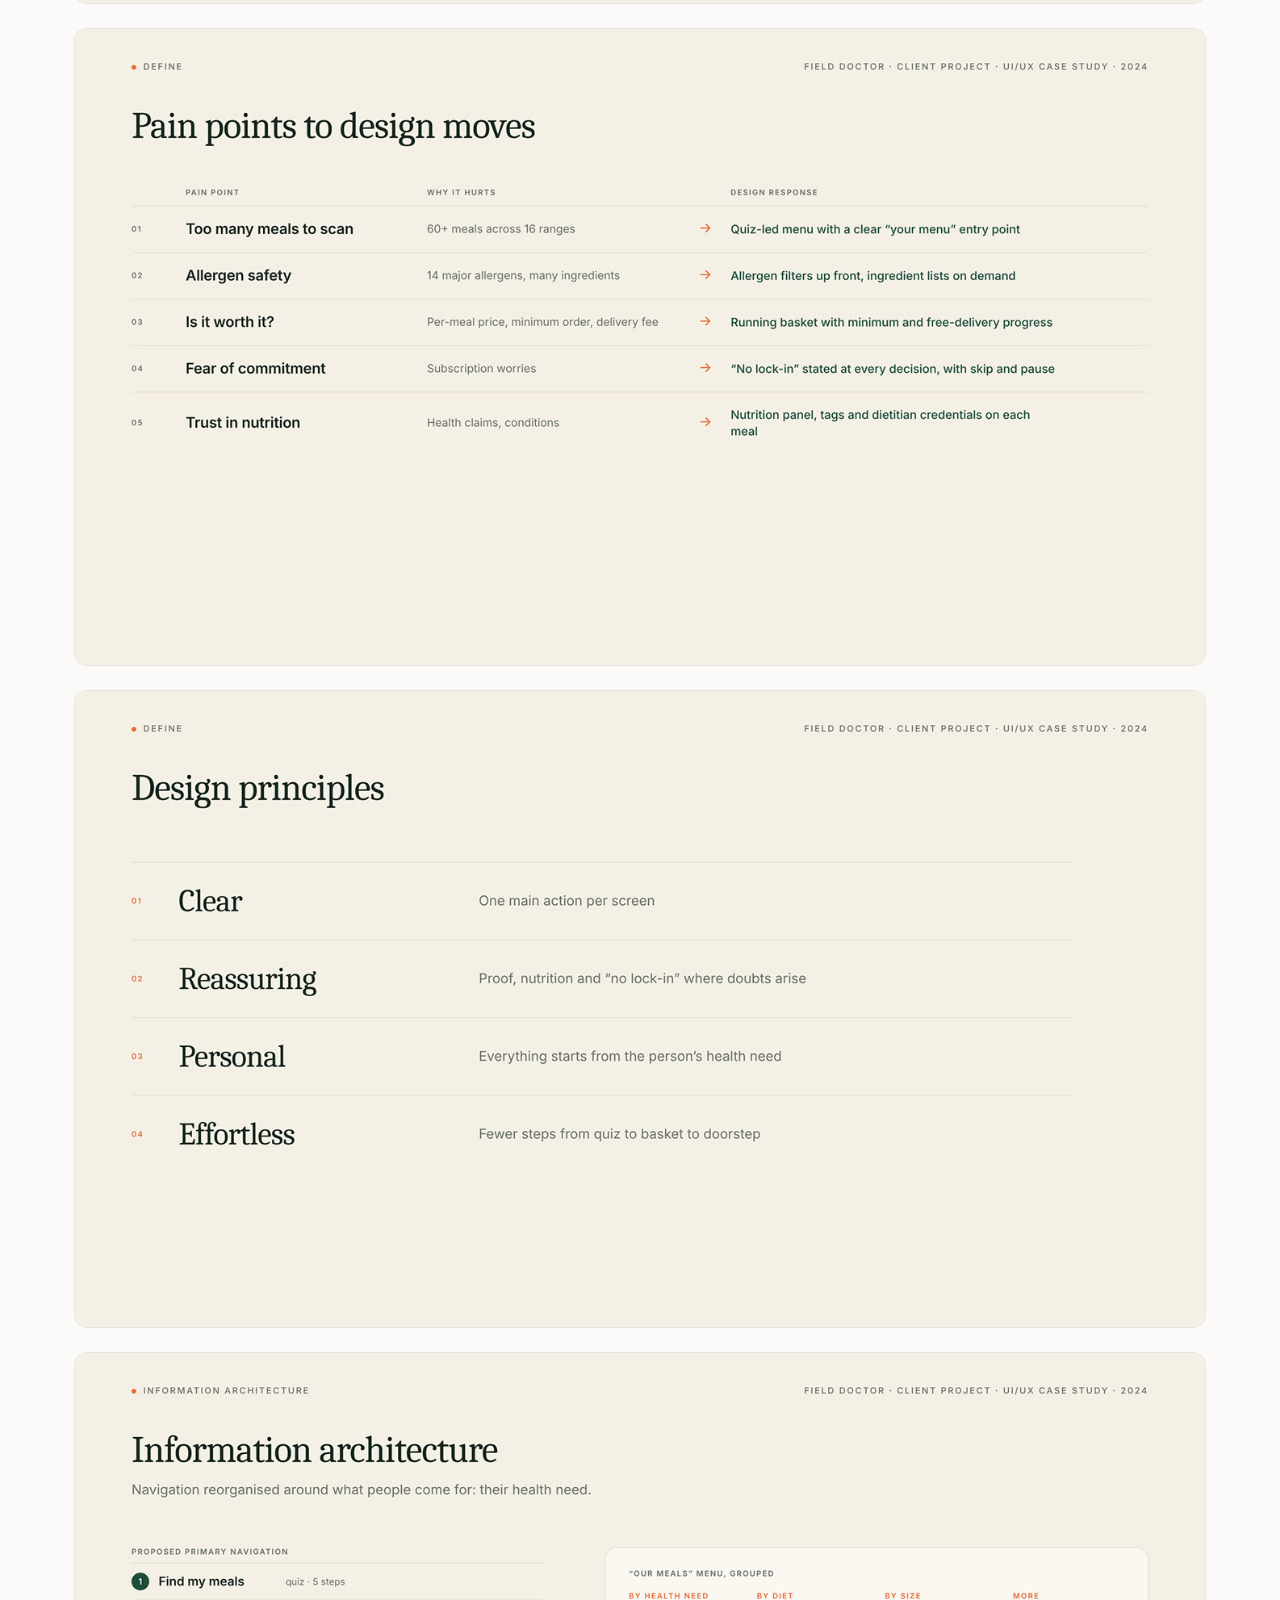
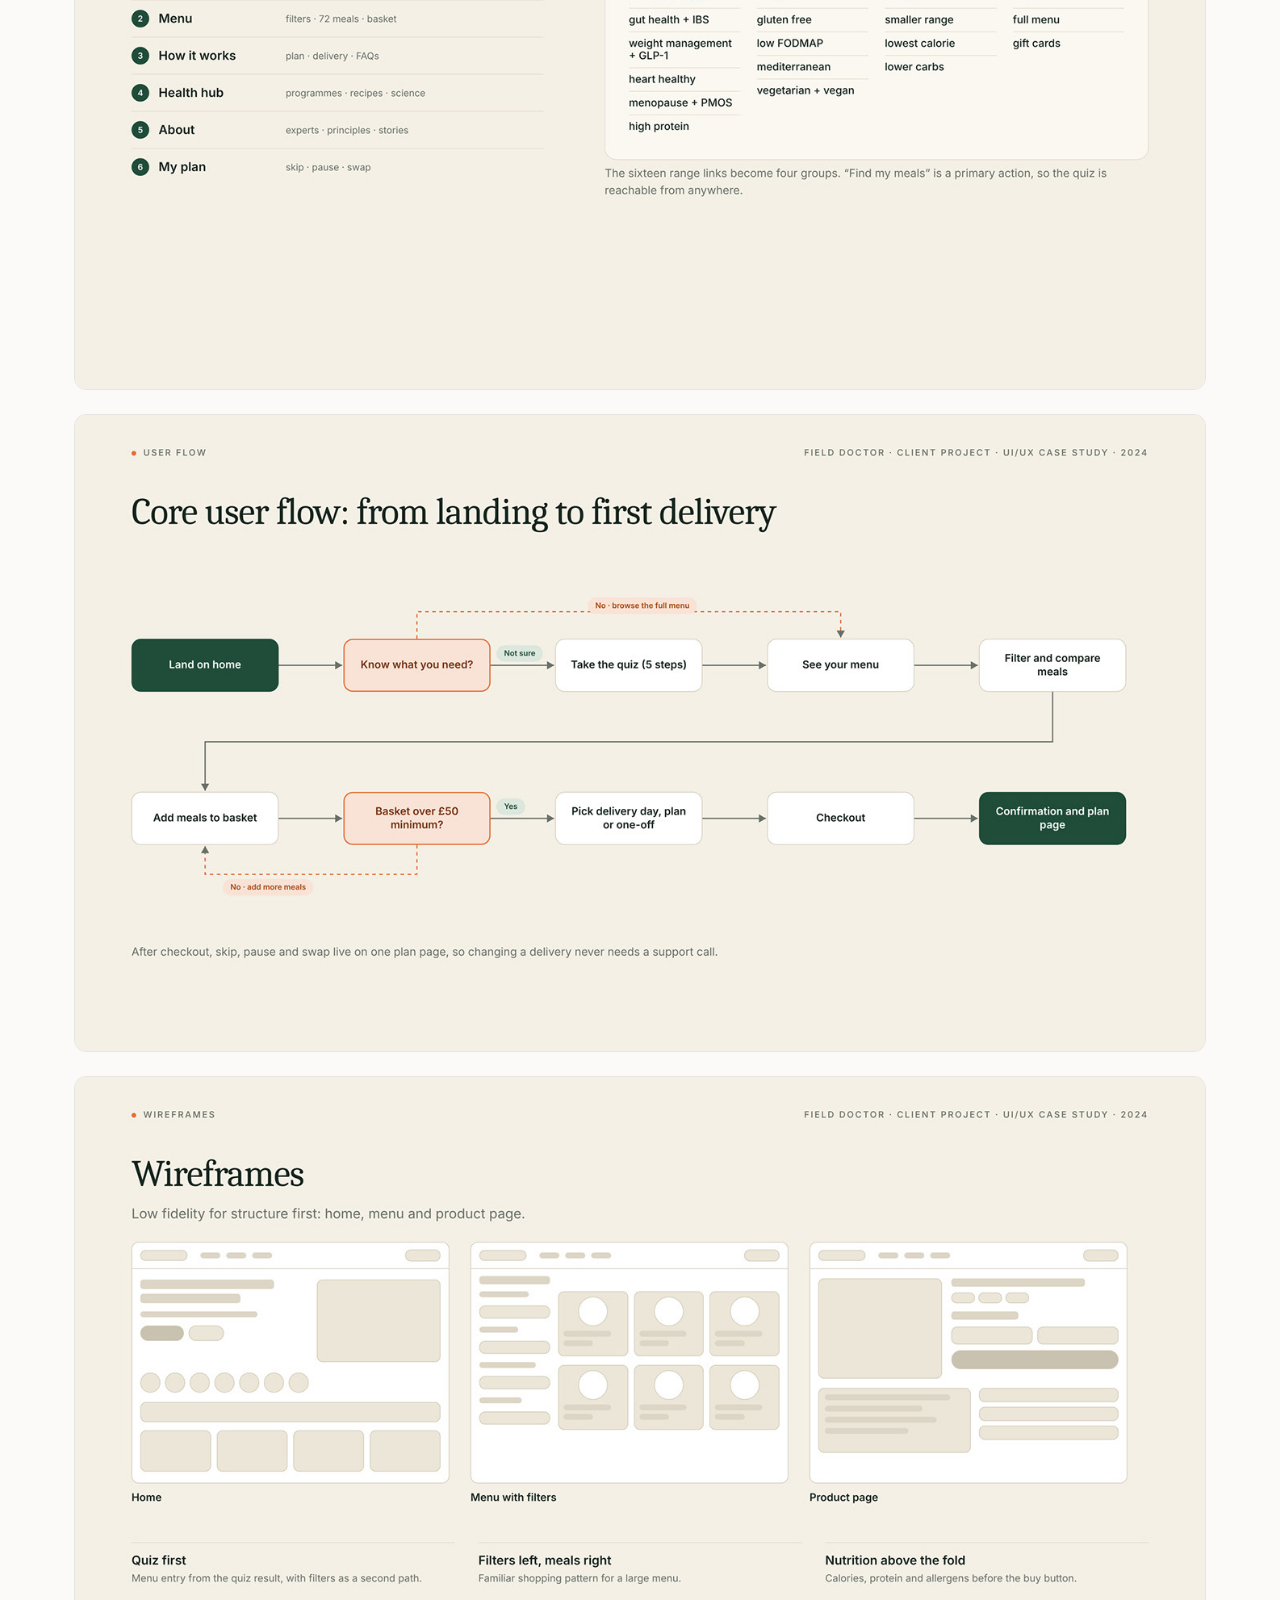
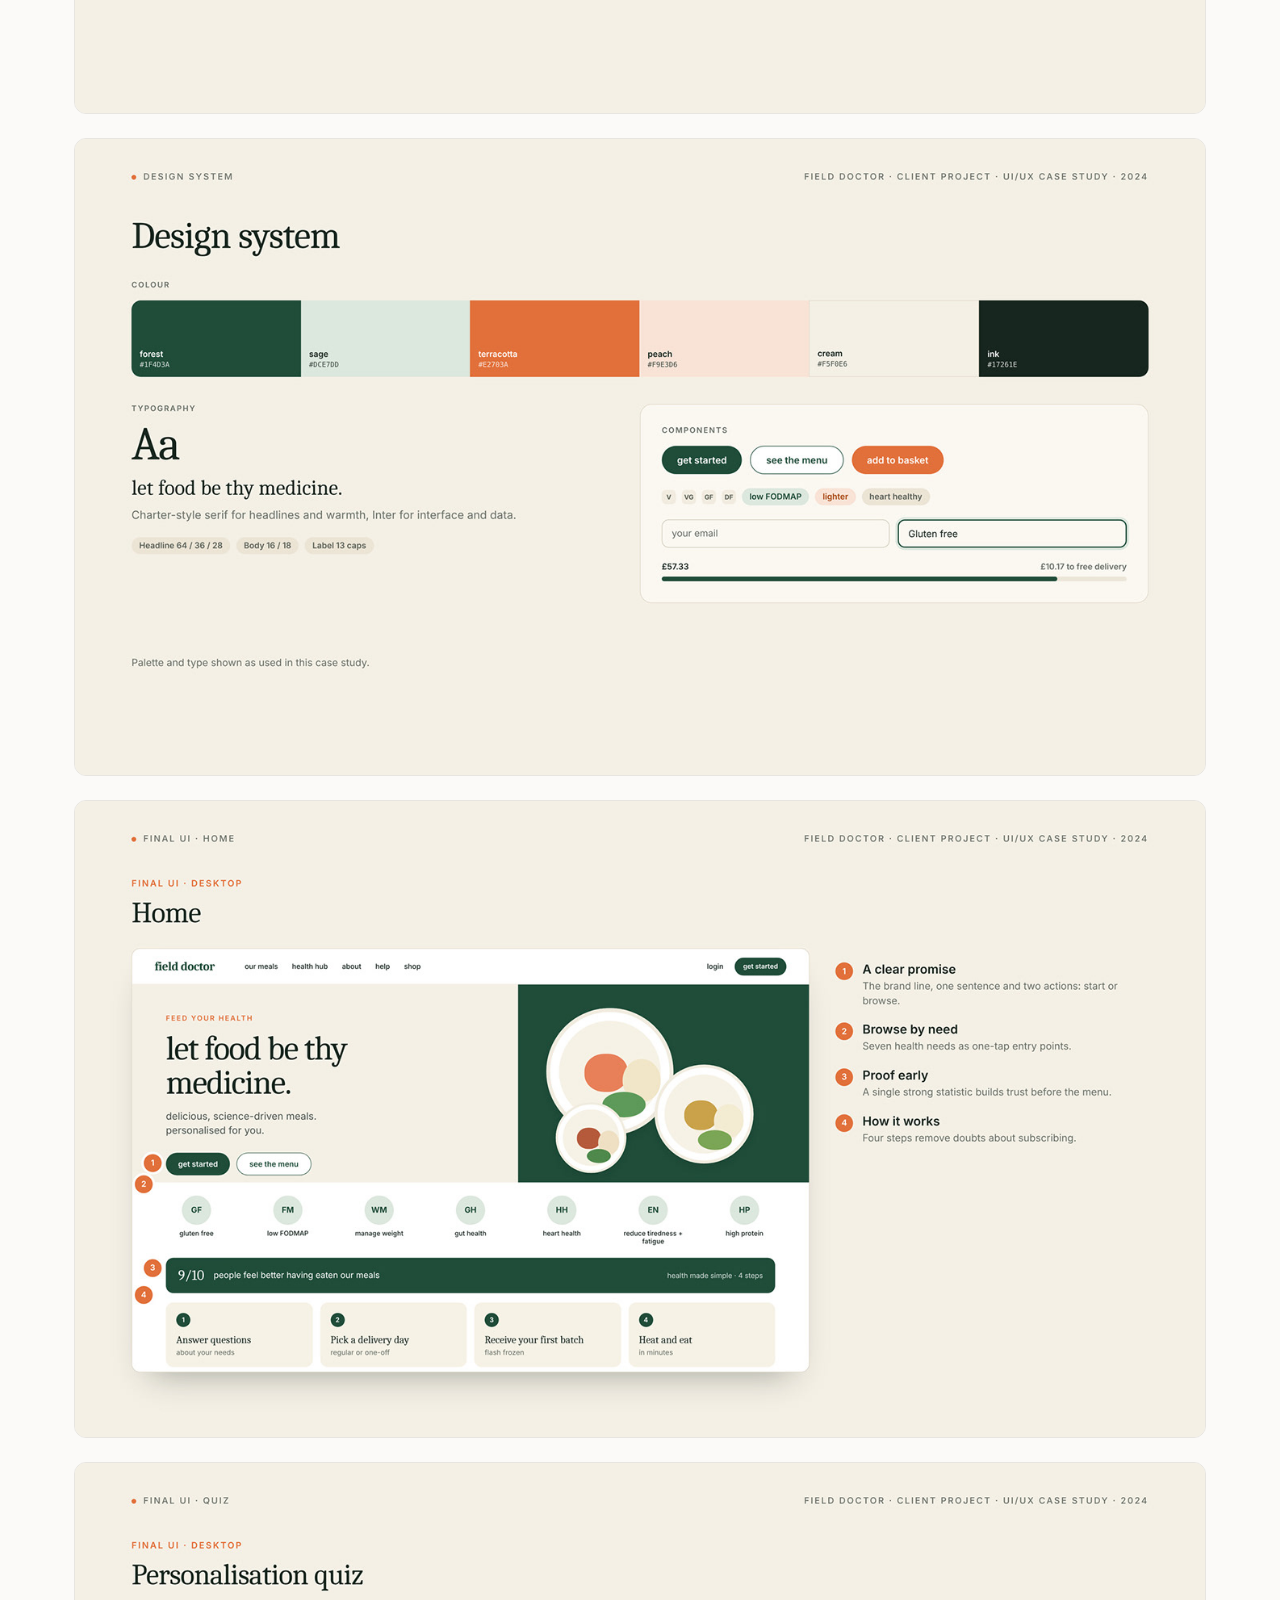
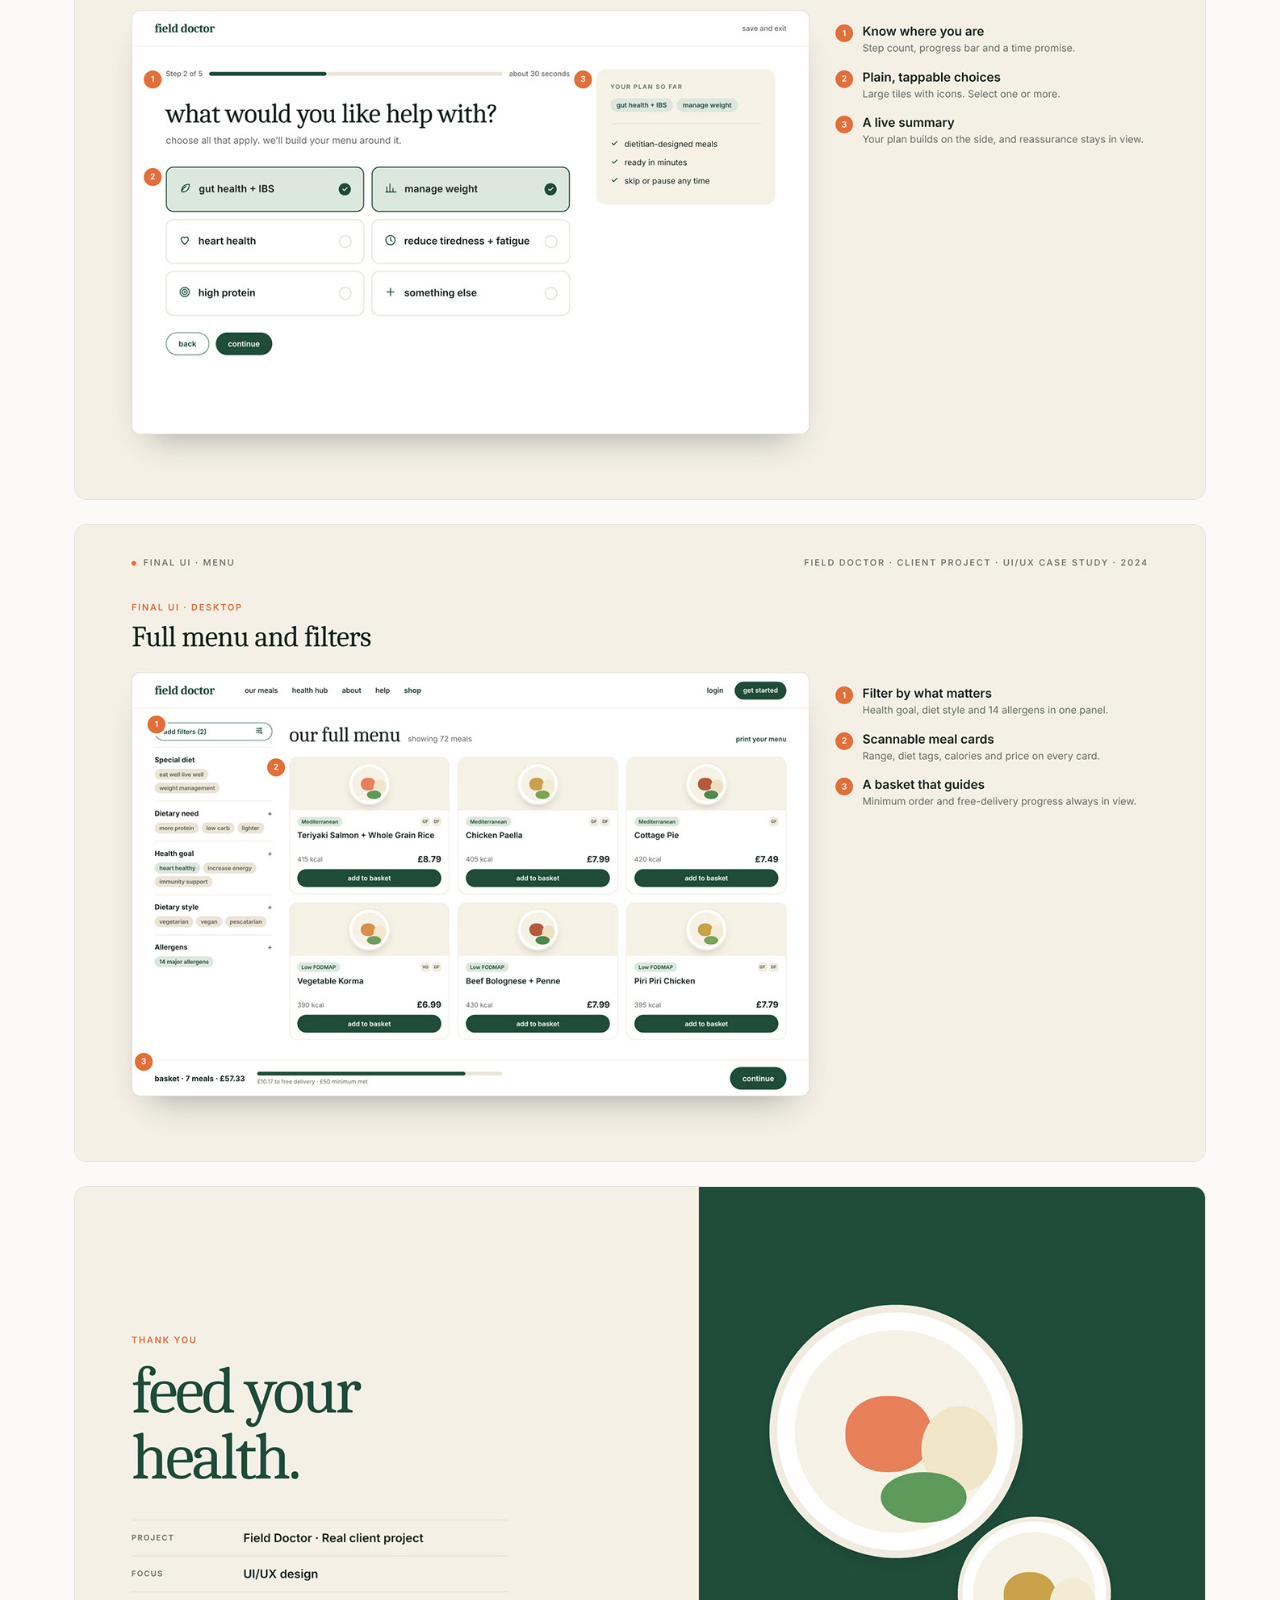
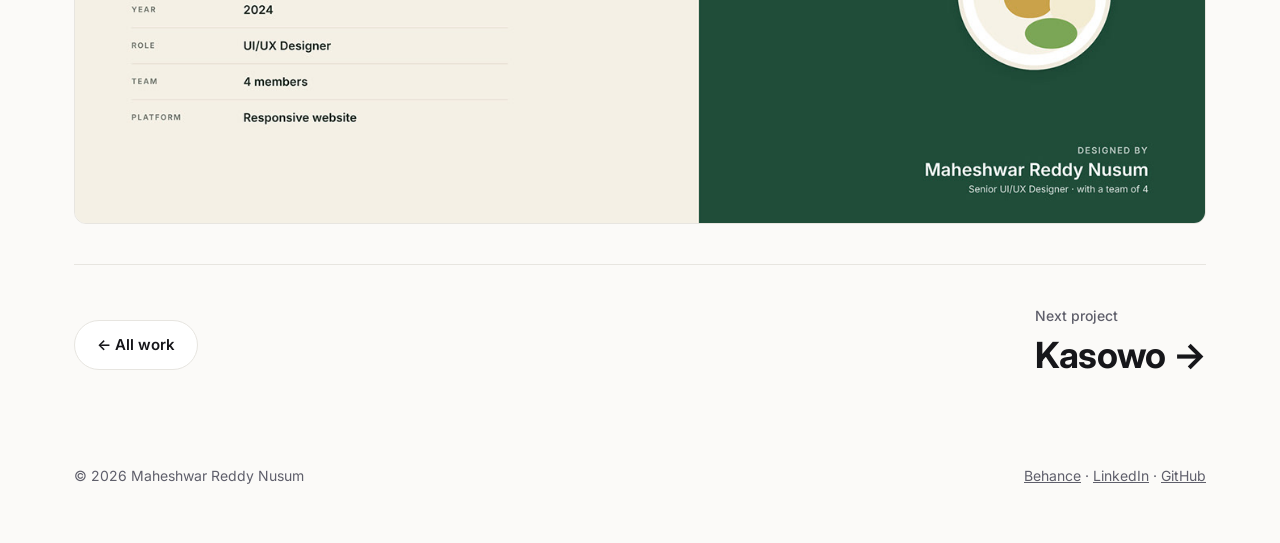
<file: work/field-doctor.html>
<!doctype html>
<html lang="en">
<head>
<meta charset="utf-8">
<meta name="viewport" content="width=device-width, initial-scale=1">
<title>Field Doctor · Maheshwar Reddy Nusum</title>
<meta name="description" content="Responsive website for a UK meal-subscription service delivering dietitian-designed, chef-made meals.">
<meta property="og:title" content="Field Doctor · Maheshwar Reddy Nusum">
<meta property="og:description" content="Responsive website for a UK meal-subscription service delivering dietitian-designed, chef-made meals.">
<meta property="og:image" content="https://mayi-nusum.github.io/assets/img/field-doctor/cover.jpg">
<meta property="og:type" content="website">
<link rel="icon" href="data:image/svg+xml,%3Csvg xmlns='http://www.w3.org/2000/svg' viewBox='0 0 64 64'%3E%3Crect width='64' height='64' rx='16' fill='%234f46e5'/%3E%3Ctext x='50%25' y='56%25' dominant-baseline='middle' text-anchor='middle' font-family='Arial' font-weight='700' font-size='30' fill='white'%3EMR%3C/text%3E%3C/svg%3E">
<link rel="preconnect" href="https://fonts.googleapis.com"><link rel="preconnect" href="https://fonts.gstatic.com" crossorigin><link href="https://fonts.googleapis.com/css2?family=Inter:wght@400;500;600;700&display=swap" rel="stylesheet">
<link rel="stylesheet" href="../assets/style.css">
</head>
<body>
<header class="site-header"><div class="wrap">
  <a class="brand" href="../index.html">Maheshwar<span>.</span></a>
  <nav class="nav"><a href="../index.html#work">Work</a><a href="../index.html#about">About</a><a class="hide-sm" href="https://www.behance.net/mayireddy" target="_blank" rel="noopener">Behance</a><a href="../index.html#contact">Contact</a></nav>
</div></header>

<main>
<section class="cs-hero"><div class="wrap">
  <a class="back" href="../index.html#work">← All work</a>
  <h1>Field Doctor</h1>
  <p class="lead">Responsive website for a UK meal-subscription service delivering dietitian-designed, chef-made meals.</p>
  <dl class="meta"><div><dt>Client</dt><dd>Field Doctor, UK</dd></div><div><dt>Role</dt><dd>UI/UX Designer</dd></div><div><dt>Team</dt><dd>4 members</dd></div><div><dt>Year</dt><dd>2024</dd></div><div><dt>Platform</dt><dd>Responsive website</dd></div></dl>
  <div class="cover"><img src="../assets/img/field-doctor/01.jpg" alt="Field Doctor cover" width="1400" height="788"></div>
</div></section>

<div class="wrap">
  <div class="cs-body"><h2>Overview</h2><div class="content"><p>Field Doctor is a UK meal-subscription service that delivers dietitian-designed, chef-made frozen meals, matched to health needs like gut health, weight management and heart health. As part of a team of 4, I worked on the UI/UX of its responsive website in 2024.</p><p>The aim was to help first-time visitors understand the offer quickly, find meals that fit their health goals, and manage a flexible plan with confidence.</p></div><h2>The challenge</h2><div class="content"><p class="highlight">Turn a complex, health-led product into something simple to choose, trust and manage.</p><ul><li><strong>A big menu, one person's needs:</strong> 60+ meals, 16 ranges and 14 allergen filters.</li><li><strong>Health claims need trust:</strong> nutrition facts, allergens and expert backing must be clear.</li><li><strong>Flexible, not locked-in:</strong> plan, one-off, skip, pause. The model must feel simple and low-risk.</li></ul></div><h2>My work</h2><div class="content"><p>Site audit, audience and journey mapping, information architecture, wireframes, a design system, and the final desktop and mobile UI for the home page, personalisation quiz, menu and filters, meal detail, plan management and health hub.</p></div></div>
  <div class="section-head"><h2>Case study</h2><a class="btn" href="https://www.behance.net/gallery/258571939/Field-Doctor" target="_blank" rel="noopener">View on Behance ↗</a></div>
  <div class="slides"><img src="../assets/img/field-doctor/02.jpg" alt="Field Doctor, slide 2 of 20" loading="lazy" width="1400" height="788"><img src="../assets/img/field-doctor/03.jpg" alt="Field Doctor, slide 3 of 20" loading="lazy" width="1400" height="788"><img src="../assets/img/field-doctor/04.jpg" alt="Field Doctor, slide 4 of 20" loading="lazy" width="1400" height="788"><img src="../assets/img/field-doctor/05.jpg" alt="Field Doctor, slide 5 of 20" loading="lazy" width="1400" height="788"><img src="../assets/img/field-doctor/06.jpg" alt="Field Doctor, slide 6 of 20" loading="lazy" width="1400" height="788"><img src="../assets/img/field-doctor/07.jpg" alt="Field Doctor, slide 7 of 20" loading="lazy" width="1400" height="788"><img src="../assets/img/field-doctor/08.jpg" alt="Field Doctor, slide 8 of 20" loading="lazy" width="1400" height="788"><img src="../assets/img/field-doctor/09.jpg" alt="Field Doctor, slide 9 of 20" loading="lazy" width="1400" height="788"><img src="../assets/img/field-doctor/10.jpg" alt="Field Doctor, slide 10 of 20" loading="lazy" width="1400" height="788"><img src="../assets/img/field-doctor/11.jpg" alt="Field Doctor, slide 11 of 20" loading="lazy" width="1400" height="788"><img src="../assets/img/field-doctor/12.jpg" alt="Field Doctor, slide 12 of 20" loading="lazy" width="1400" height="788"><img src="../assets/img/field-doctor/13.jpg" alt="Field Doctor, slide 13 of 20" loading="lazy" width="1400" height="788"><img src="../assets/img/field-doctor/14.jpg" alt="Field Doctor, slide 14 of 20" loading="lazy" width="1400" height="788"><img src="../assets/img/field-doctor/15.jpg" alt="Field Doctor, slide 15 of 20" loading="lazy" width="1400" height="788"><img src="../assets/img/field-doctor/16.jpg" alt="Field Doctor, slide 16 of 20" loading="lazy" width="1400" height="788"><img src="../assets/img/field-doctor/17.jpg" alt="Field Doctor, slide 17 of 20" loading="lazy" width="1400" height="788"><img src="../assets/img/field-doctor/18.jpg" alt="Field Doctor, slide 18 of 20" loading="lazy" width="1400" height="788"><img src="../assets/img/field-doctor/19.jpg" alt="Field Doctor, slide 19 of 20" loading="lazy" width="1400" height="788"><img src="../assets/img/field-doctor/20.jpg" alt="Field Doctor, slide 20 of 20" loading="lazy" width="1400" height="788"></div>
  <div class="next">
    <a class="btn" href="../index.html#work">← All work</a>
    <a class="big" href="kasowo.html"><small>Next project</small>Kasowo →</a>
  </div>
</div>
</main>
<footer><div class="wrap">
  <span>© 2026 Maheshwar Reddy Nusum</span>
  <span><a href="https://www.behance.net/mayireddy" target="_blank" rel="noopener">Behance</a> · <a href="https://www.linkedin.com/in/maheshwar-reddy-n-298717431/" target="_blank" rel="noopener">LinkedIn</a> · <a href="https://github.com/mayi-nusum" target="_blank" rel="noopener">GitHub</a></span>
</div></footer>
</body>
</html>
</file>
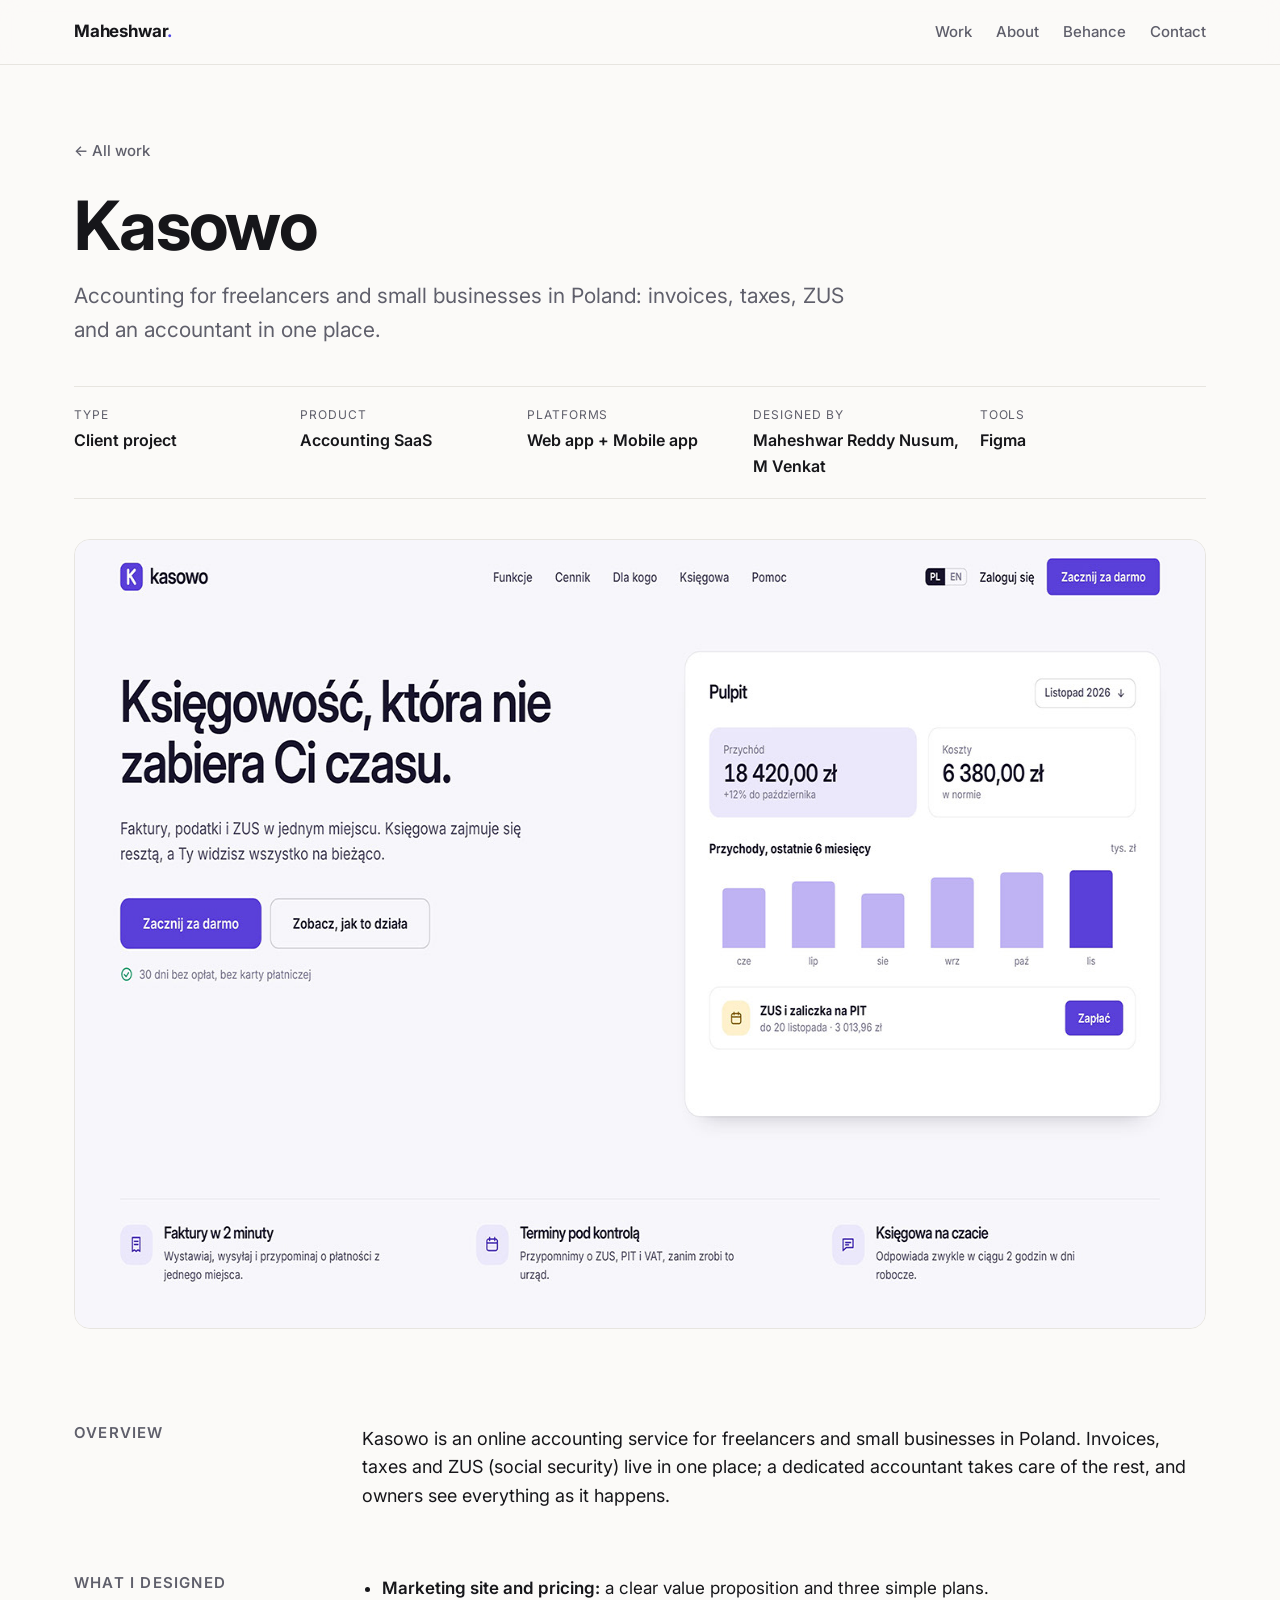
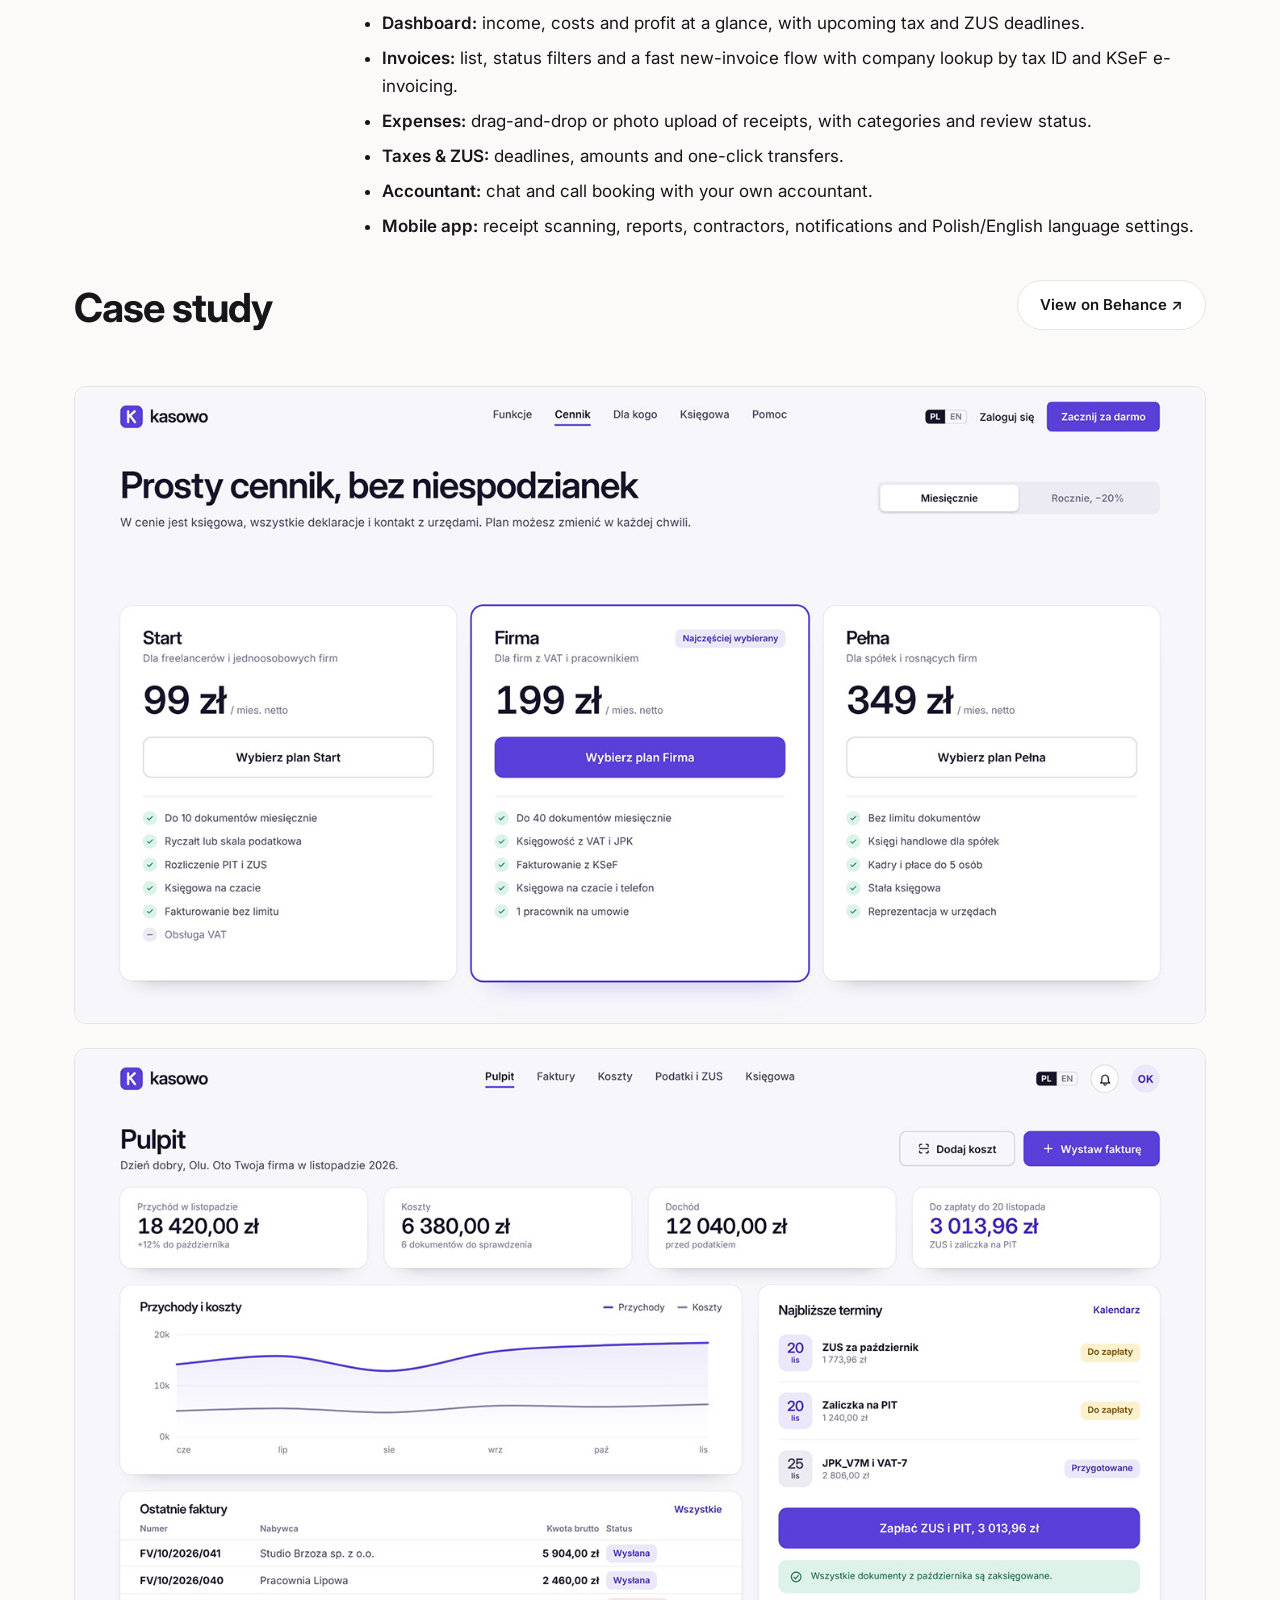
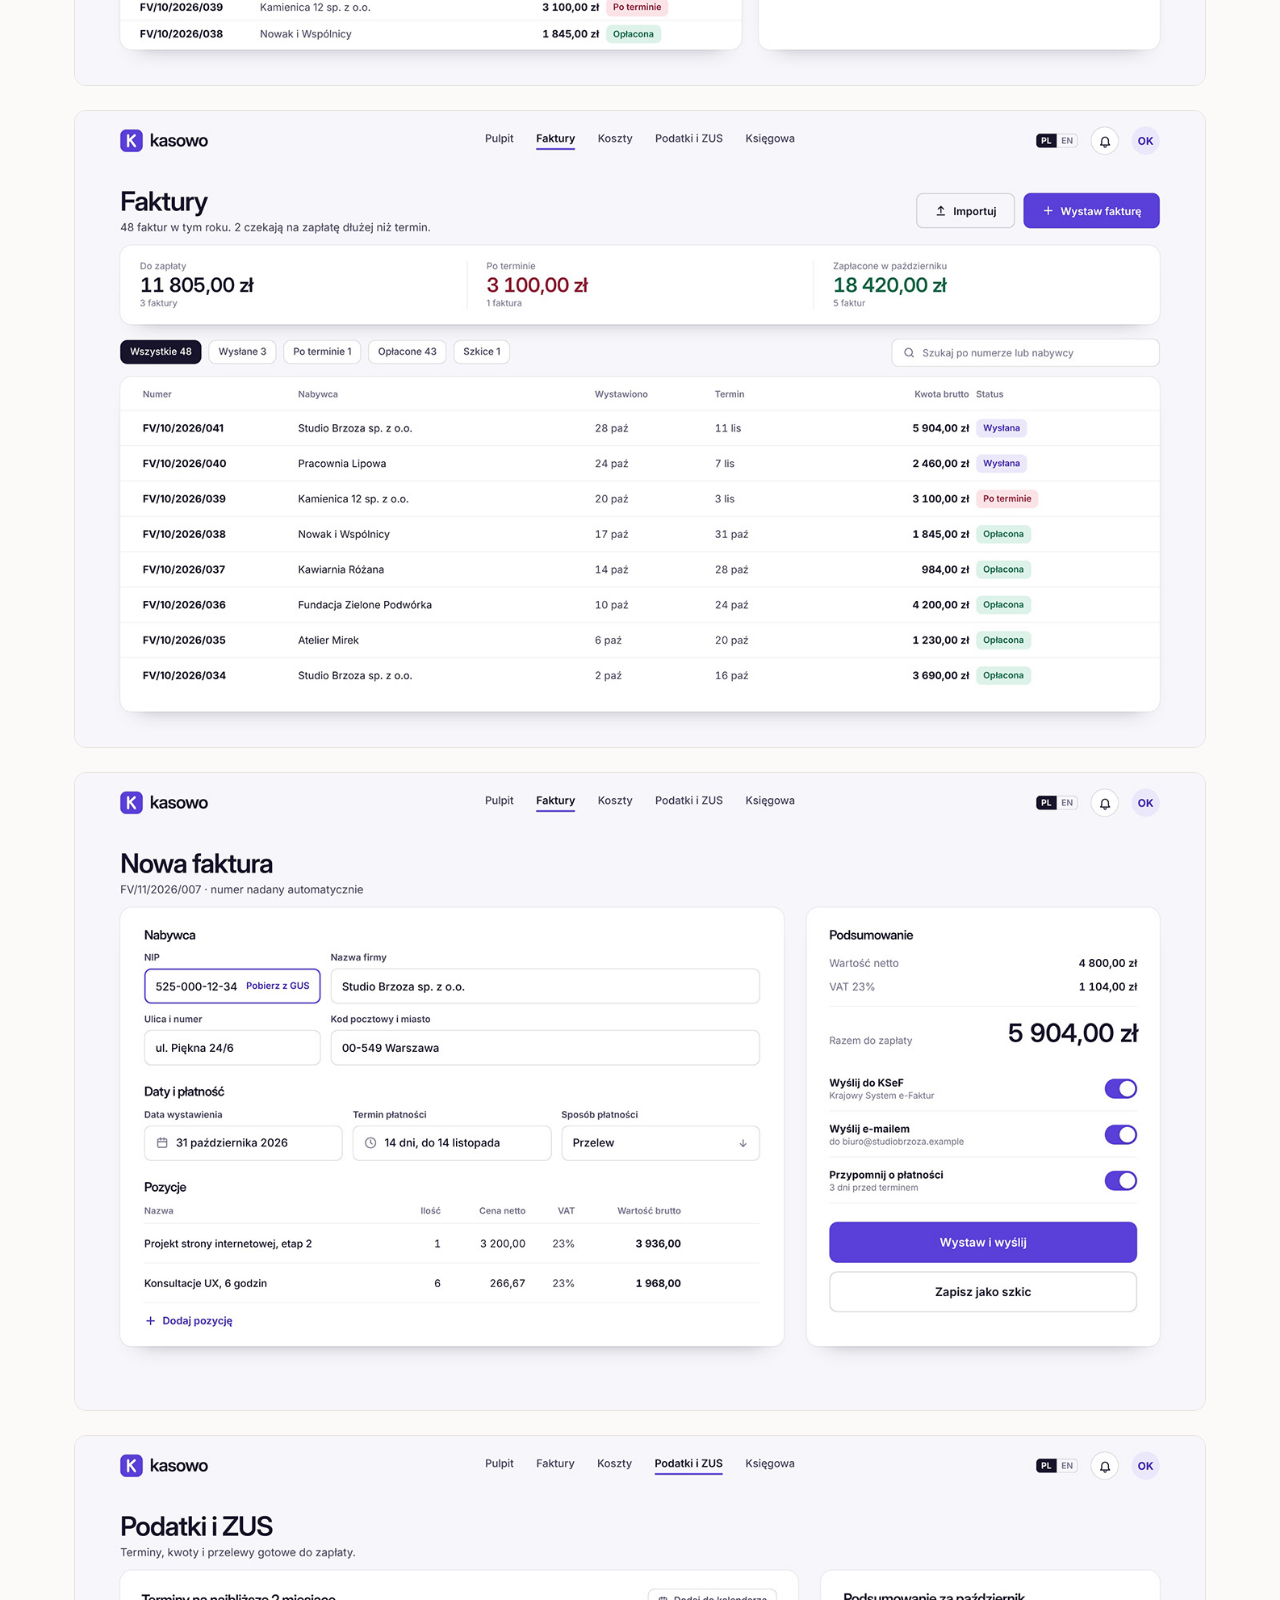
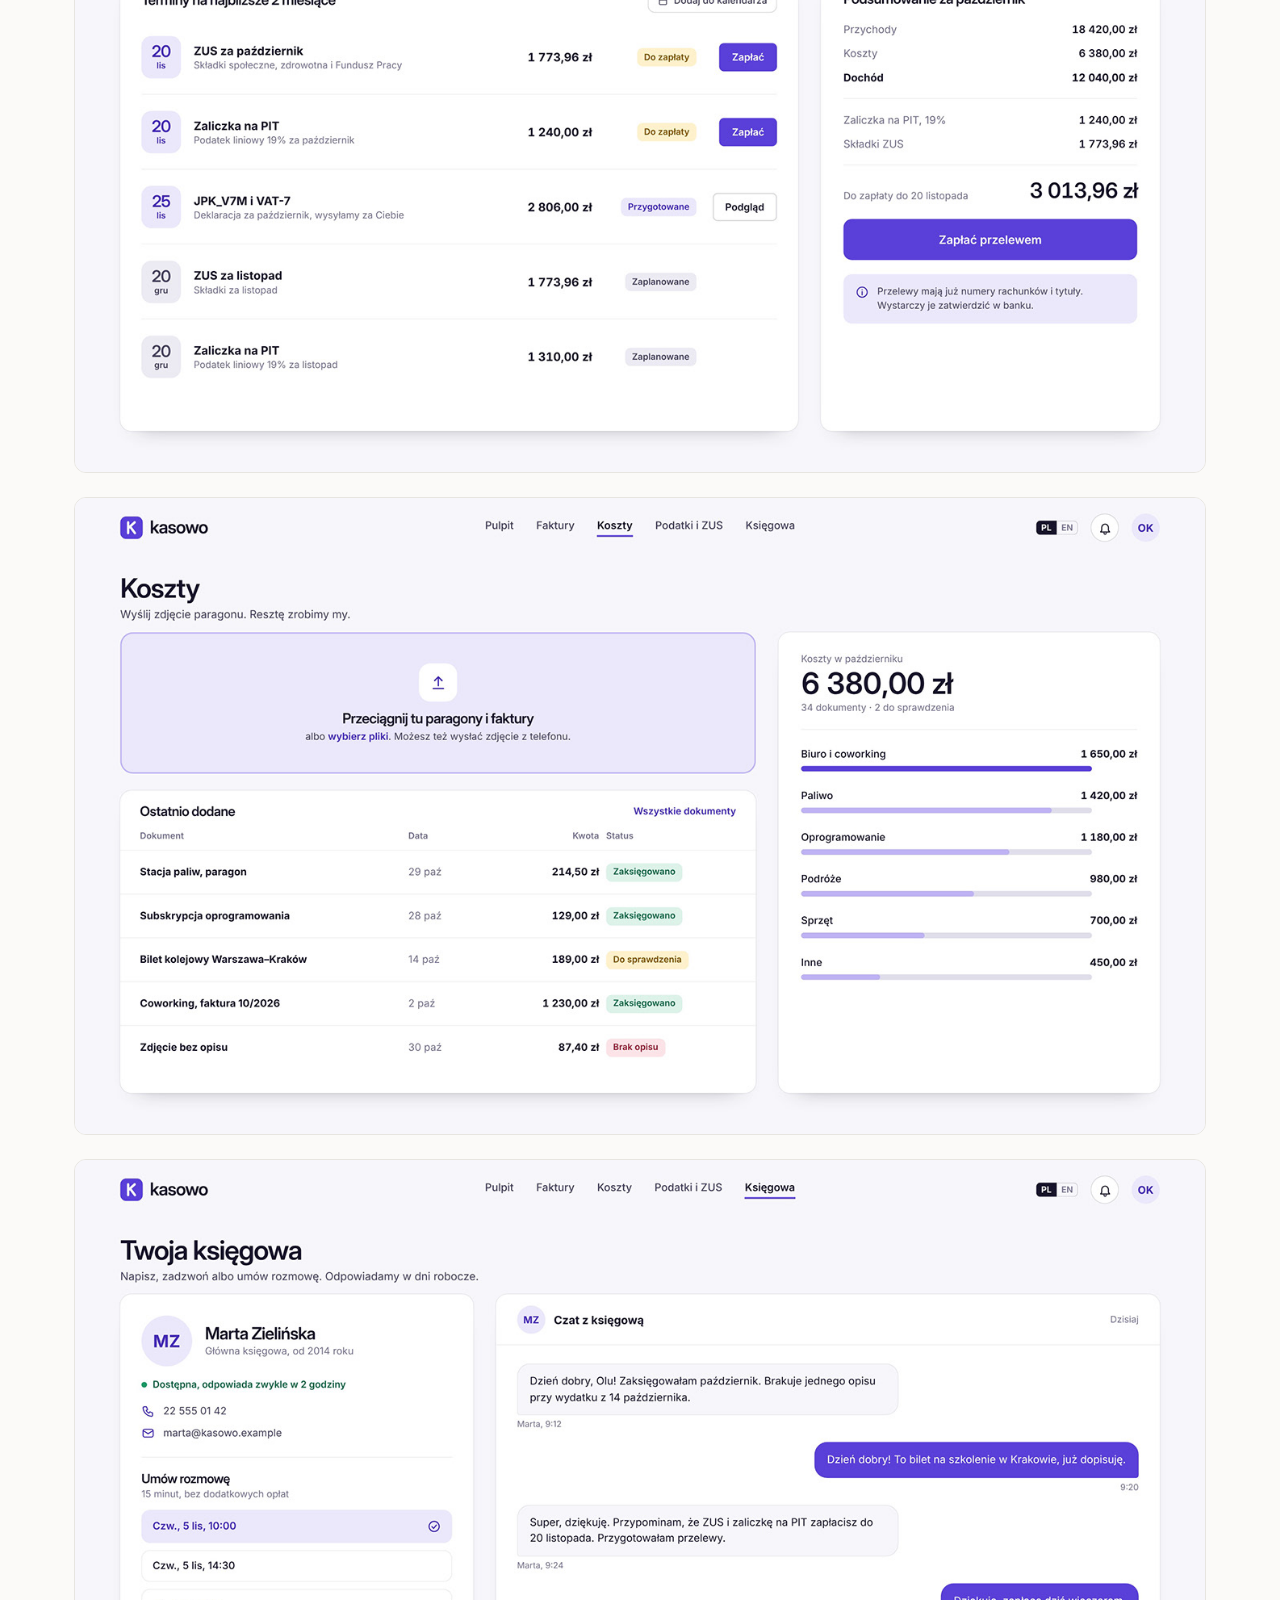
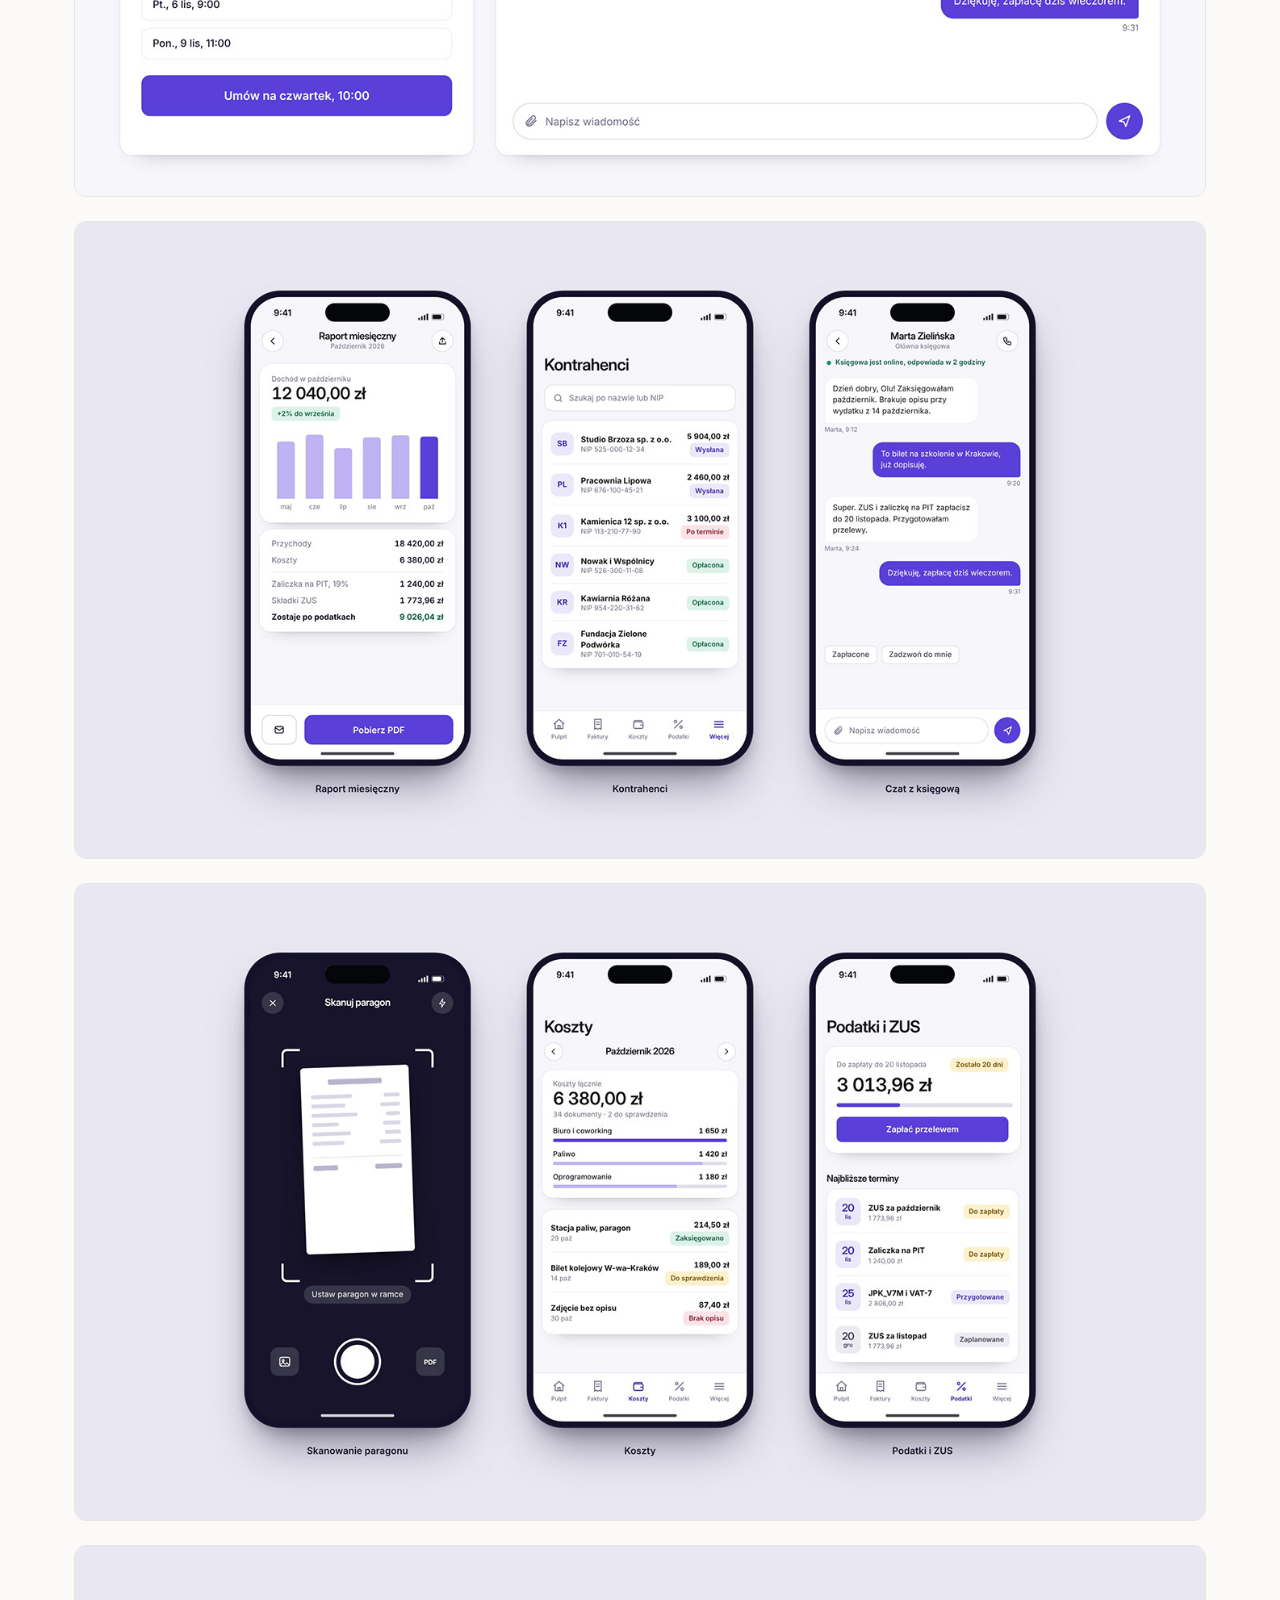
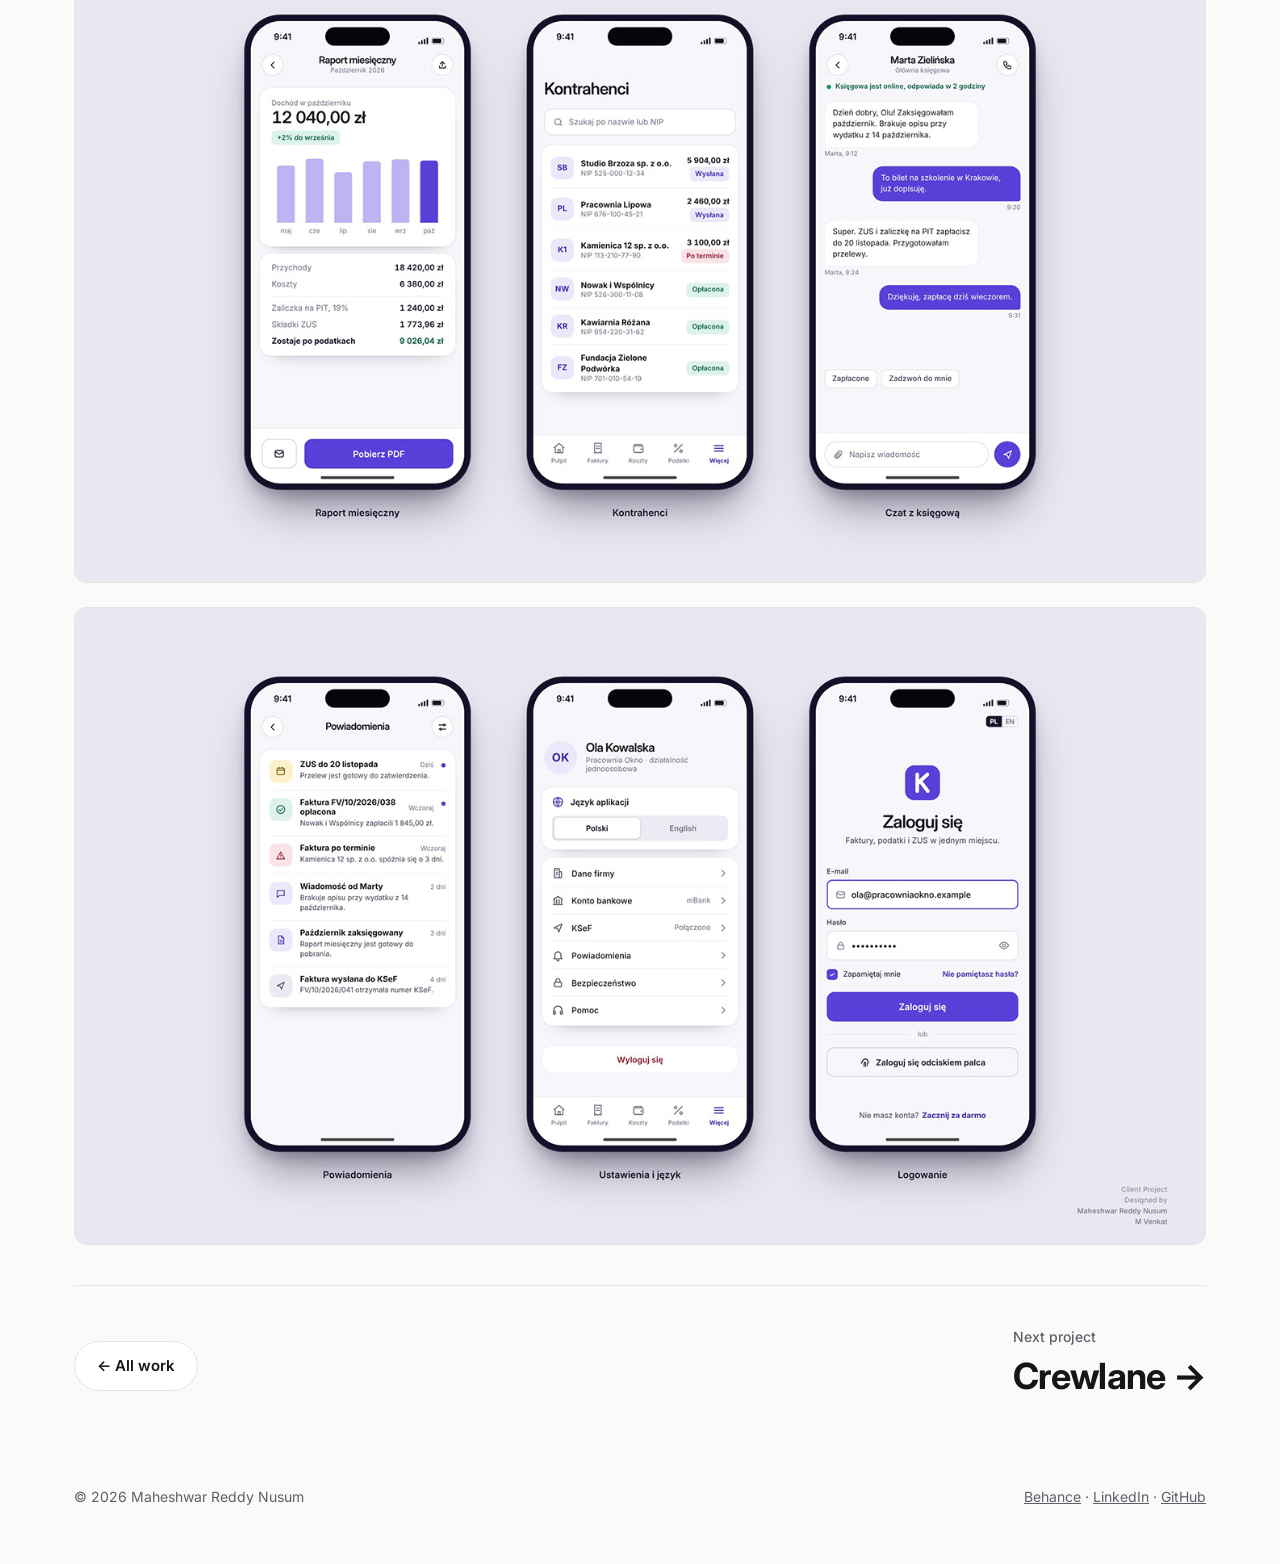
<file: work/kasowo.html>
<!doctype html>
<html lang="en">
<head>
<meta charset="utf-8">
<meta name="viewport" content="width=device-width, initial-scale=1">
<title>Kasowo · Maheshwar Reddy Nusum</title>
<meta name="description" content="Accounting for freelancers and small businesses in Poland: invoices, taxes, ZUS and an accountant in one place.">
<meta property="og:title" content="Kasowo · Maheshwar Reddy Nusum">
<meta property="og:description" content="Accounting for freelancers and small businesses in Poland: invoices, taxes, ZUS and an accountant in one place.">
<meta property="og:image" content="https://mayi-nusum.github.io/assets/img/kasowo/cover.jpg">
<meta property="og:type" content="website">
<link rel="icon" href="data:image/svg+xml,%3Csvg xmlns='http://www.w3.org/2000/svg' viewBox='0 0 64 64'%3E%3Crect width='64' height='64' rx='16' fill='%234f46e5'/%3E%3Ctext x='50%25' y='56%25' dominant-baseline='middle' text-anchor='middle' font-family='Arial' font-weight='700' font-size='30' fill='white'%3EMR%3C/text%3E%3C/svg%3E">
<link rel="preconnect" href="https://fonts.googleapis.com"><link rel="preconnect" href="https://fonts.gstatic.com" crossorigin><link href="https://fonts.googleapis.com/css2?family=Inter:wght@400;500;600;700&display=swap" rel="stylesheet">
<link rel="stylesheet" href="../assets/style.css">
</head>
<body>
<header class="site-header"><div class="wrap">
  <a class="brand" href="../index.html">Maheshwar<span>.</span></a>
  <nav class="nav"><a href="../index.html#work">Work</a><a href="../index.html#about">About</a><a class="hide-sm" href="https://www.behance.net/mayireddy" target="_blank" rel="noopener">Behance</a><a href="../index.html#contact">Contact</a></nav>
</div></header>

<main>
<section class="cs-hero"><div class="wrap">
  <a class="back" href="../index.html#work">← All work</a>
  <h1>Kasowo</h1>
  <p class="lead">Accounting for freelancers and small businesses in Poland: invoices, taxes, ZUS and an accountant in one place.</p>
  <dl class="meta"><div><dt>Type</dt><dd>Client project</dd></div><div><dt>Product</dt><dd>Accounting SaaS</dd></div><div><dt>Platforms</dt><dd>Web app + Mobile app</dd></div><div><dt>Designed by</dt><dd>Maheshwar Reddy Nusum, M Venkat</dd></div><div><dt>Tools</dt><dd>Figma</dd></div></dl>
  <div class="cover"><img src="../assets/img/kasowo/01.jpg" alt="Kasowo cover" width="1400" height="788"></div>
</div></section>

<div class="wrap">
  <div class="cs-body"><h2>Overview</h2><div class="content"><p>Kasowo is an online accounting service for freelancers and small businesses in Poland. Invoices, taxes and ZUS (social security) live in one place; a dedicated accountant takes care of the rest, and owners see everything as it happens.</p></div><h2>What I designed</h2><div class="content"><ul><li><strong>Marketing site and pricing:</strong> a clear value proposition and three simple plans.</li><li><strong>Dashboard:</strong> income, costs and profit at a glance, with upcoming tax and ZUS deadlines.</li><li><strong>Invoices:</strong> list, status filters and a fast new-invoice flow with company lookup by tax ID and KSeF e-invoicing.</li><li><strong>Expenses:</strong> drag-and-drop or photo upload of receipts, with categories and review status.</li><li><strong>Taxes &amp; ZUS:</strong> deadlines, amounts and one-click transfers.</li><li><strong>Accountant:</strong> chat and call booking with your own accountant.</li><li><strong>Mobile app:</strong> receipt scanning, reports, contractors, notifications and Polish/English language settings.</li></ul></div></div>
  <div class="section-head"><h2>Case study</h2><a class="btn" href="https://www.behance.net/gallery/257886789/Kasowo" target="_blank" rel="noopener">View on Behance ↗</a></div>
  <div class="slides"><img src="../assets/img/kasowo/02.jpg" alt="Kasowo, slide 2 of 12" loading="lazy" width="1400" height="788"><img src="../assets/img/kasowo/03.jpg" alt="Kasowo, slide 3 of 12" loading="lazy" width="1400" height="788"><img src="../assets/img/kasowo/04.jpg" alt="Kasowo, slide 4 of 12" loading="lazy" width="1400" height="788"><img src="../assets/img/kasowo/05.jpg" alt="Kasowo, slide 5 of 12" loading="lazy" width="1400" height="788"><img src="../assets/img/kasowo/06.jpg" alt="Kasowo, slide 6 of 12" loading="lazy" width="1400" height="788"><img src="../assets/img/kasowo/07.jpg" alt="Kasowo, slide 7 of 12" loading="lazy" width="1400" height="788"><img src="../assets/img/kasowo/08.jpg" alt="Kasowo, slide 8 of 12" loading="lazy" width="1400" height="788"><img src="../assets/img/kasowo/09.jpg" alt="Kasowo, slide 9 of 12" loading="lazy" width="1400" height="788"><img src="../assets/img/kasowo/10.jpg" alt="Kasowo, slide 10 of 12" loading="lazy" width="1400" height="788"><img src="../assets/img/kasowo/11.jpg" alt="Kasowo, slide 11 of 12" loading="lazy" width="1400" height="788"><img src="../assets/img/kasowo/12.jpg" alt="Kasowo, slide 12 of 12" loading="lazy" width="1400" height="788"></div>
  <div class="next">
    <a class="btn" href="../index.html#work">← All work</a>
    <a class="big" href="crewlane.html"><small>Next project</small>Crewlane →</a>
  </div>
</div>
</main>
<footer><div class="wrap">
  <span>© 2026 Maheshwar Reddy Nusum</span>
  <span><a href="https://www.behance.net/mayireddy" target="_blank" rel="noopener">Behance</a> · <a href="https://www.linkedin.com/in/maheshwar-reddy-n-298717431/" target="_blank" rel="noopener">LinkedIn</a> · <a href="https://github.com/mayi-nusum" target="_blank" rel="noopener">GitHub</a></span>
</div></footer>
</body>
</html>
</file>
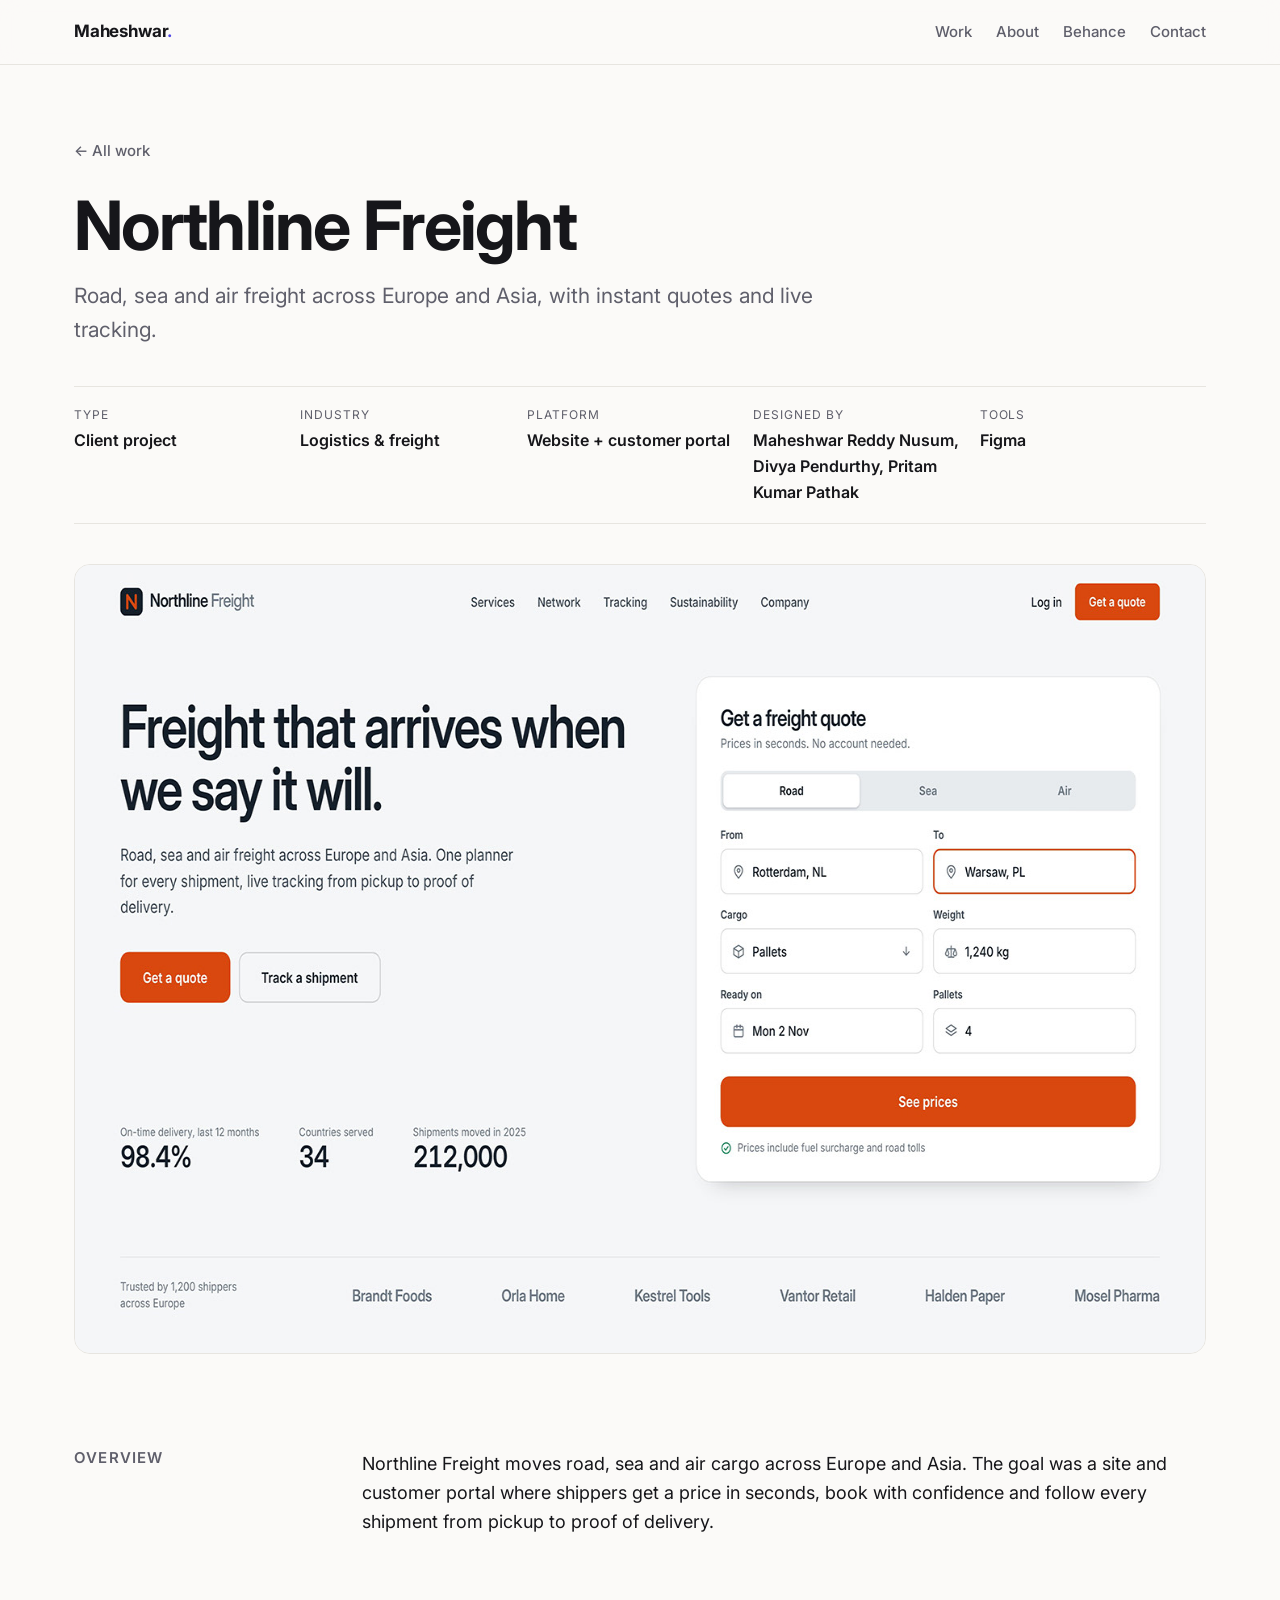
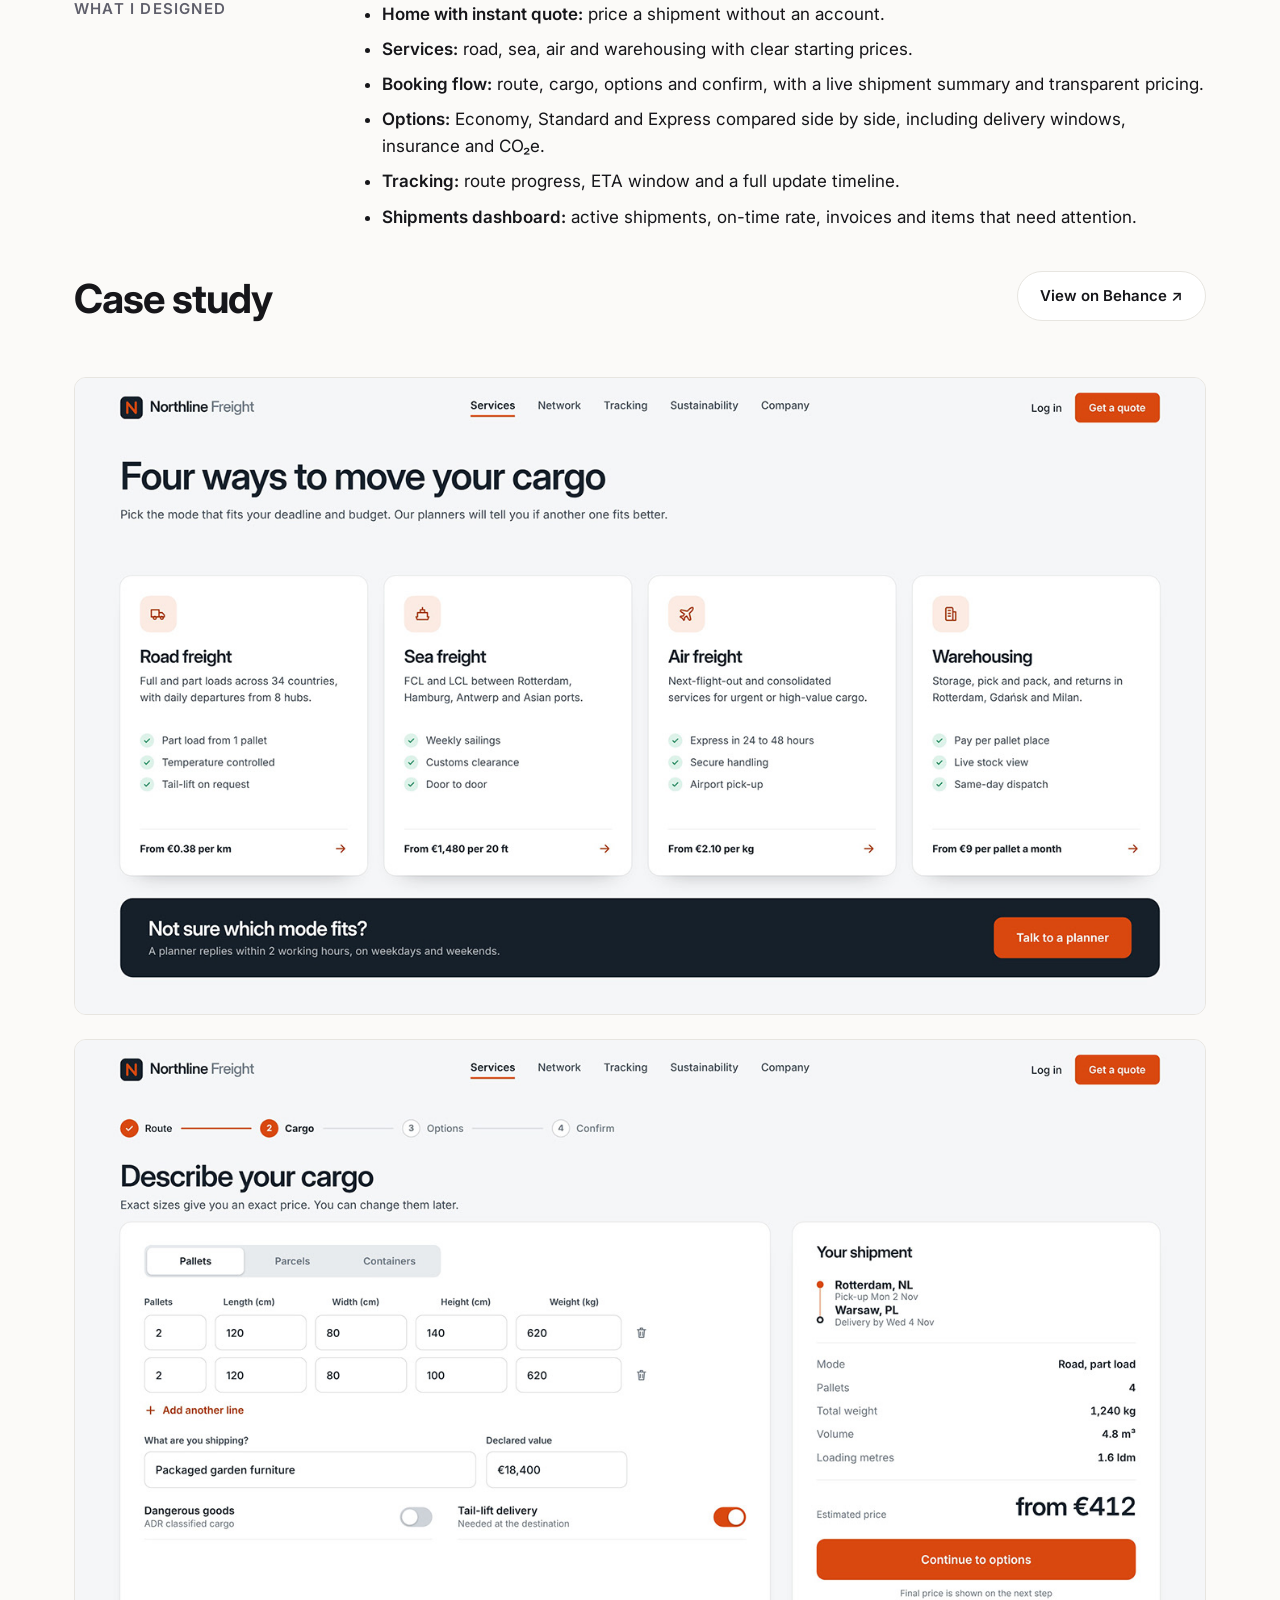
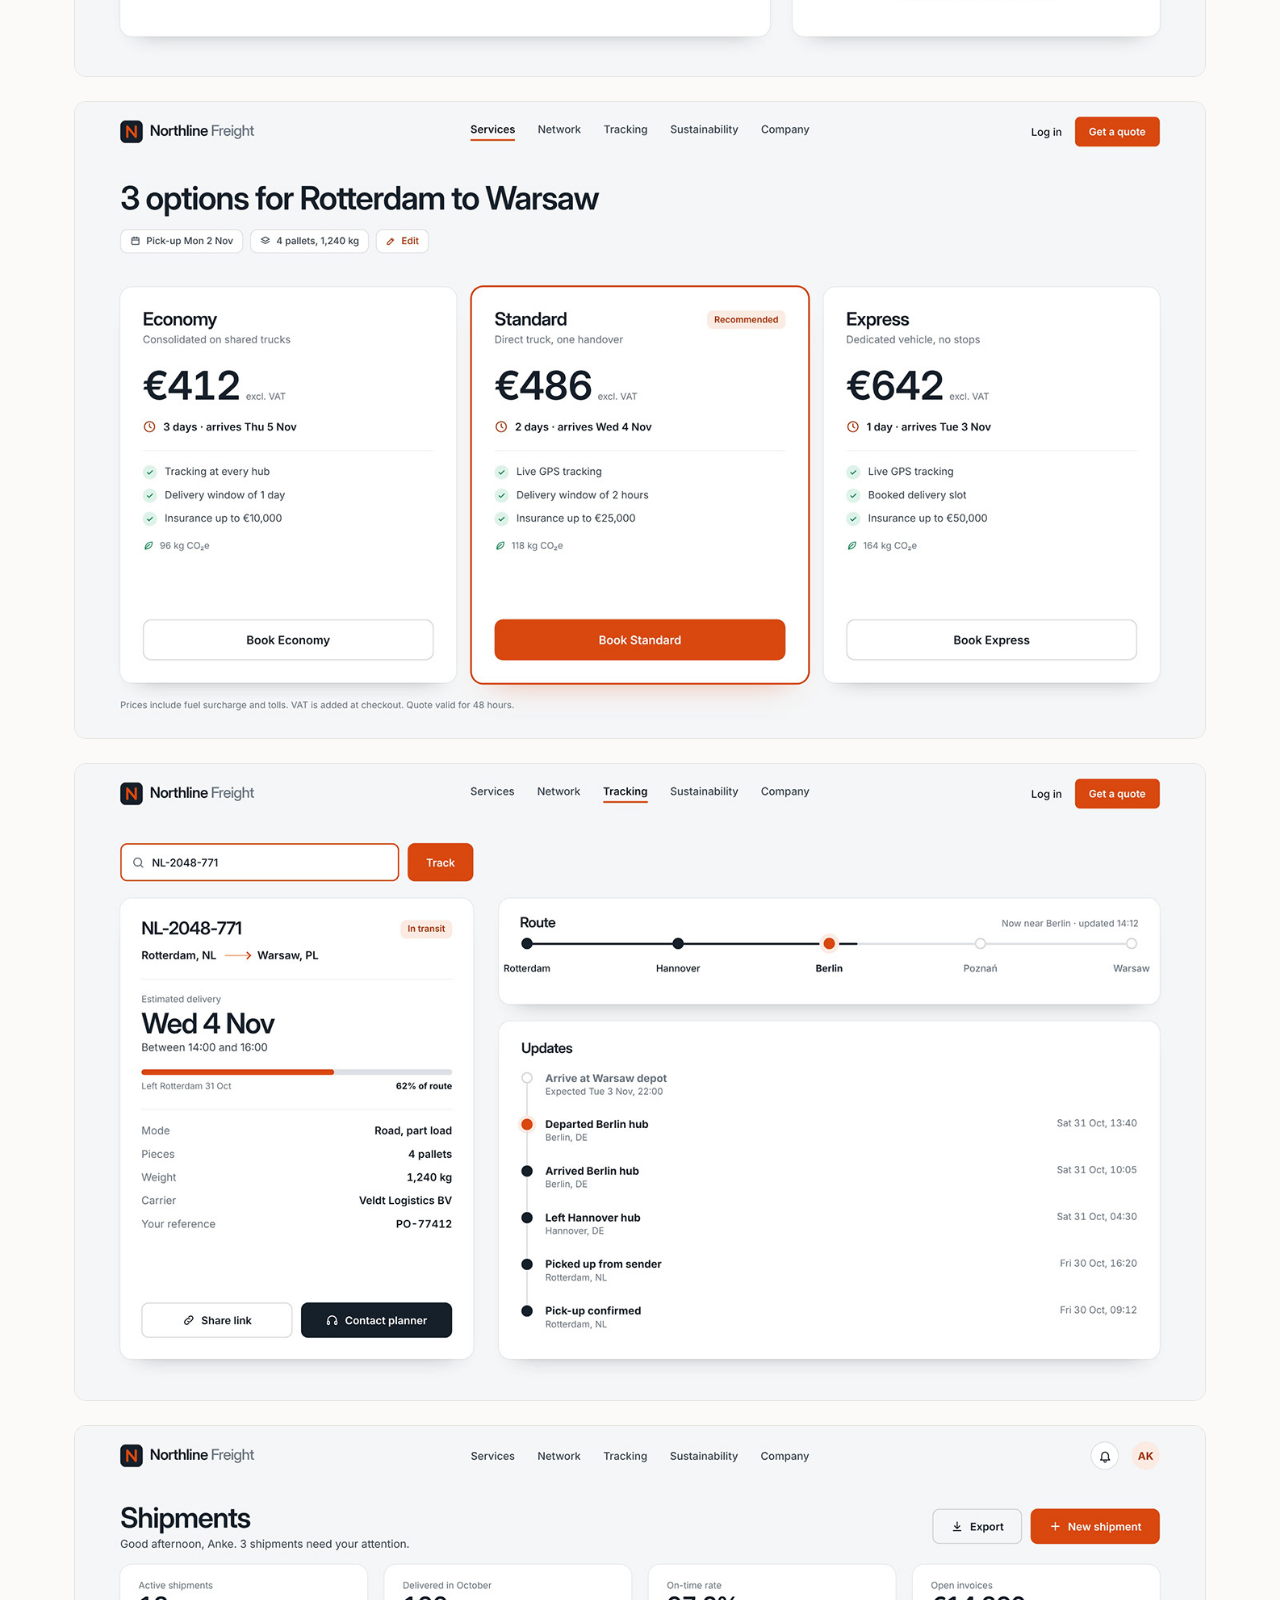
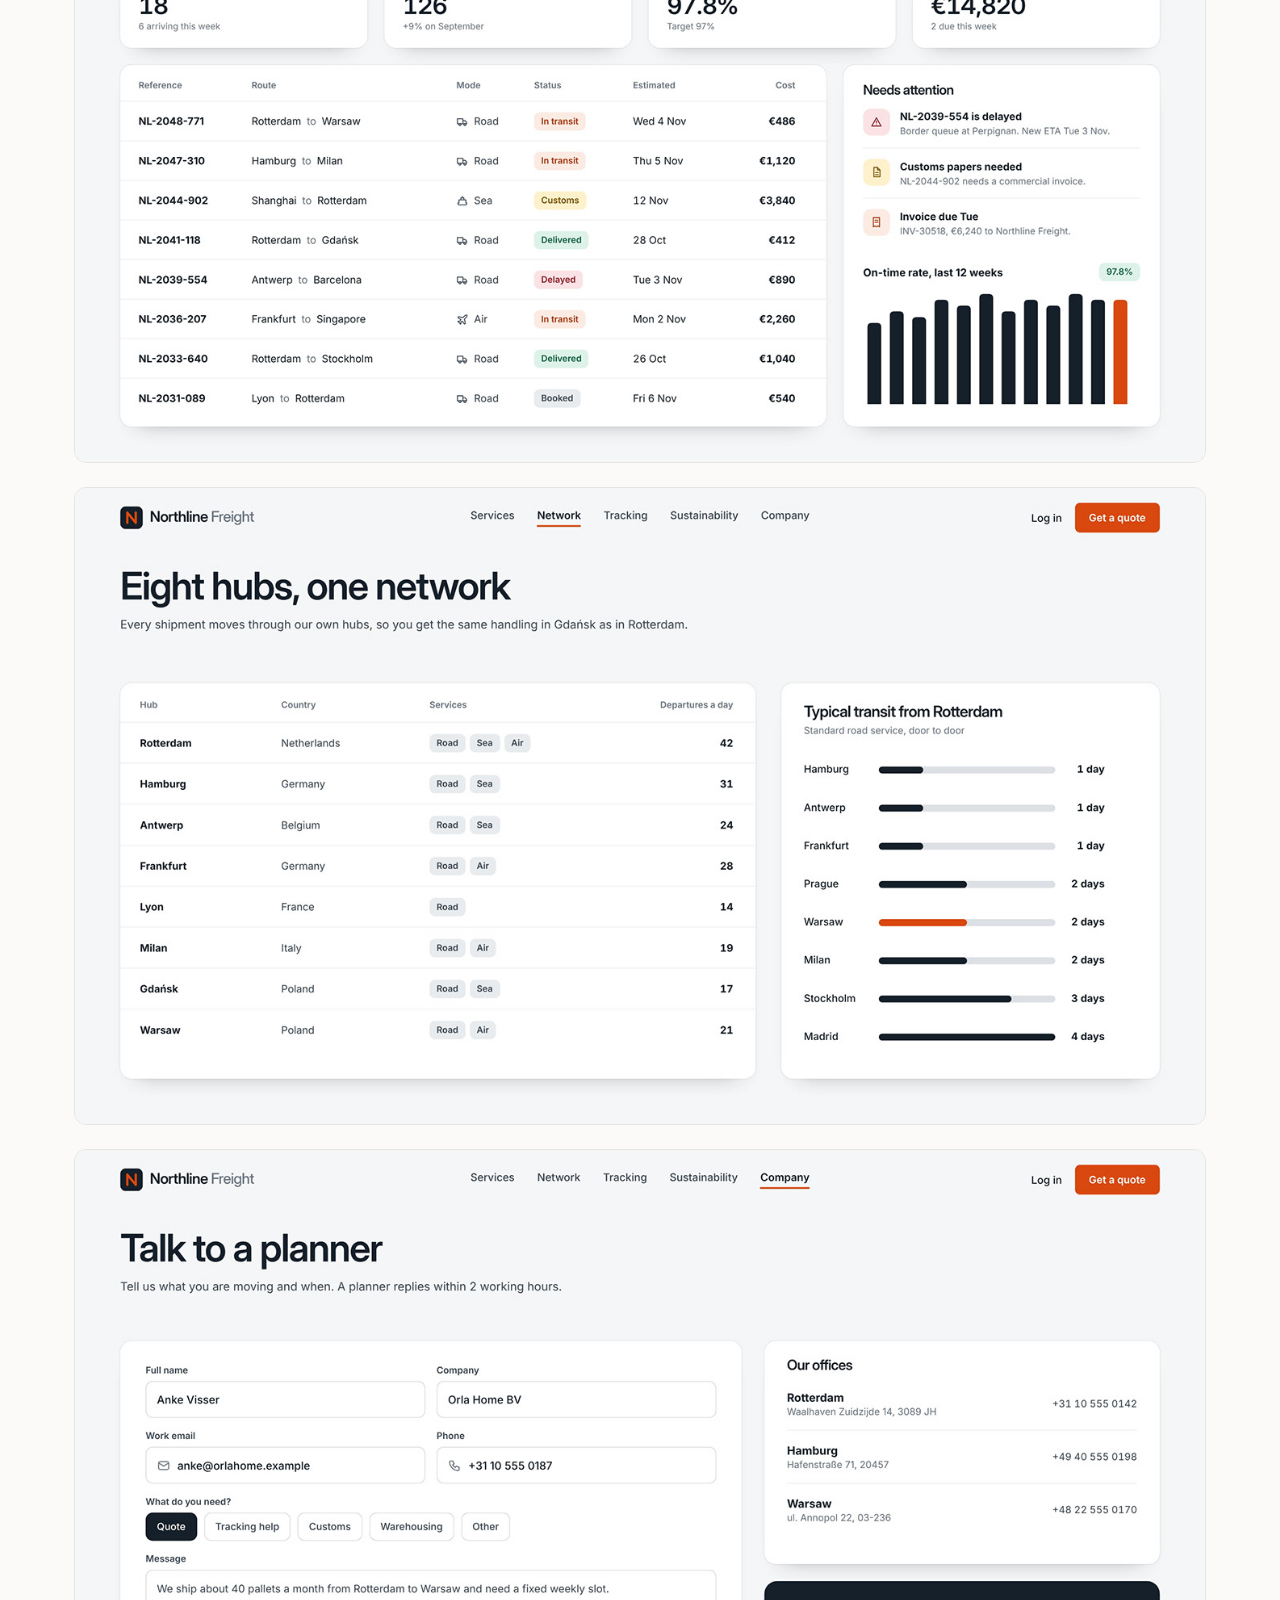
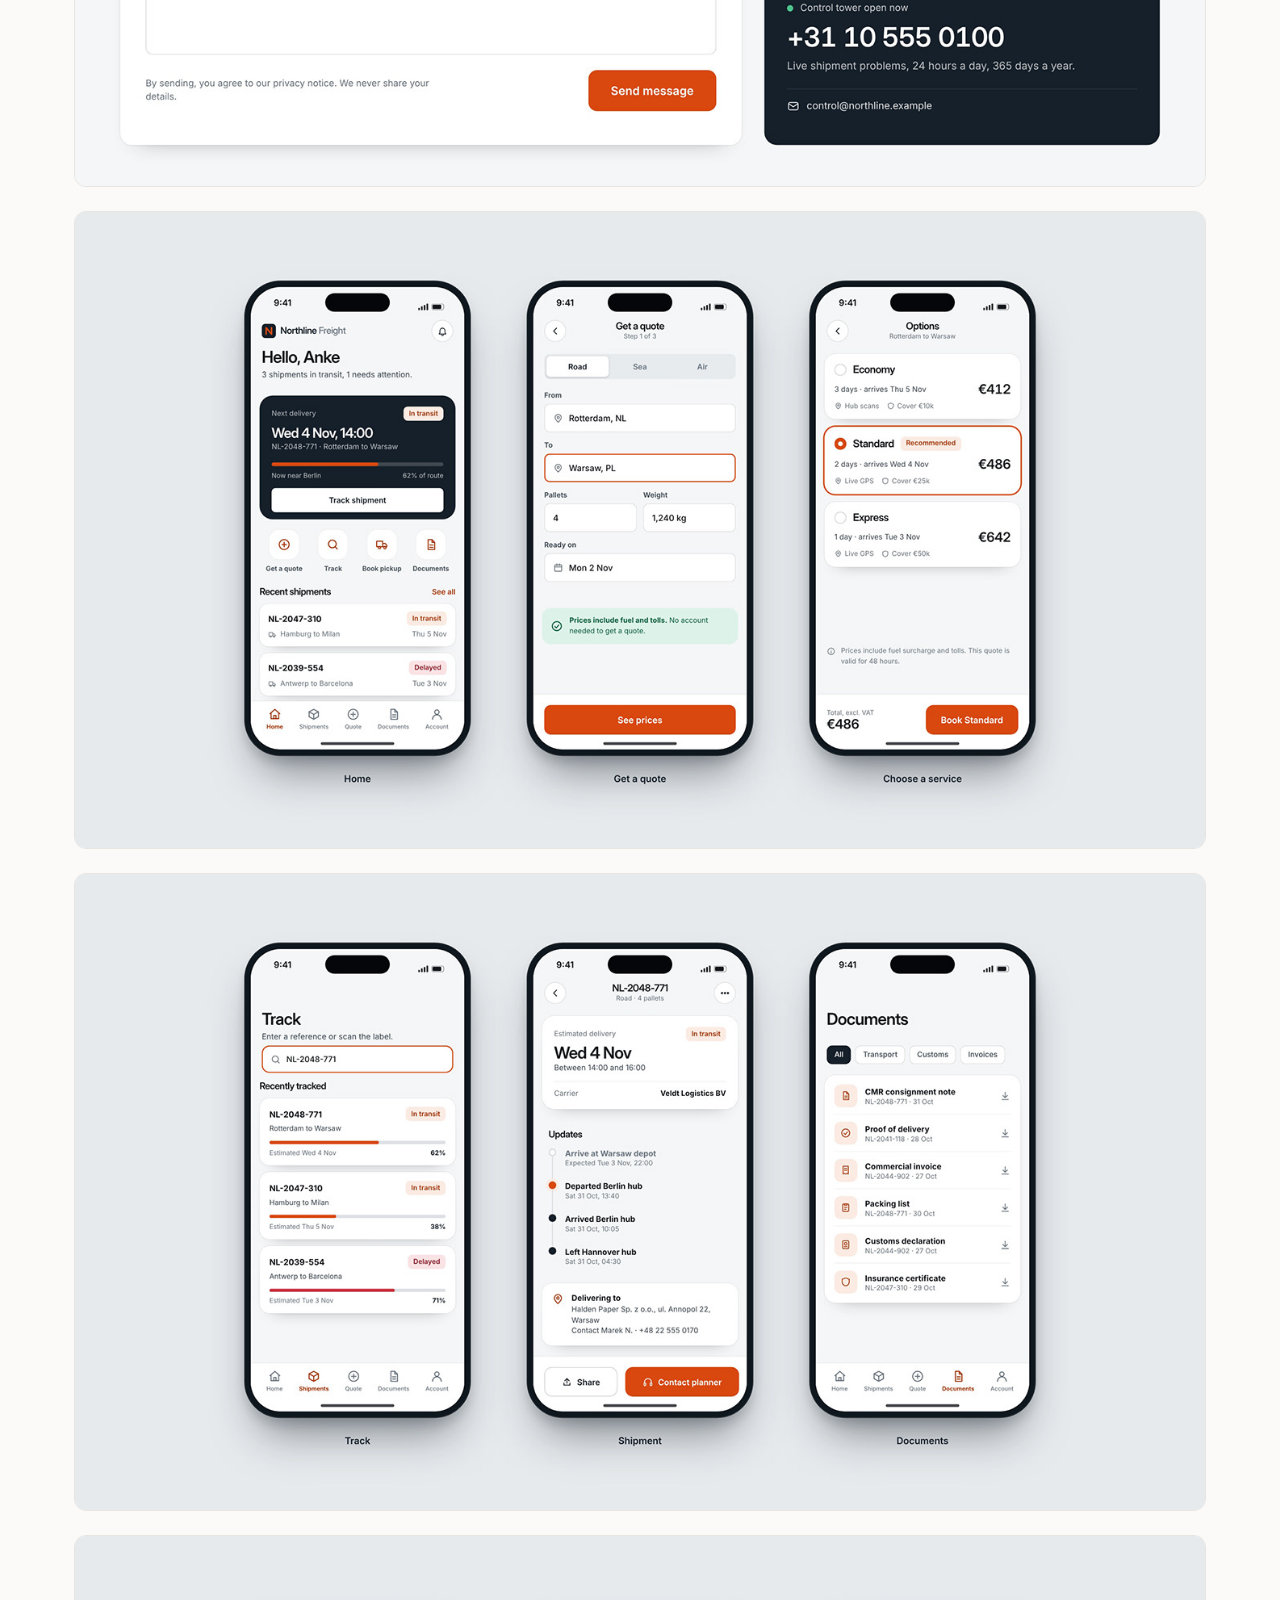
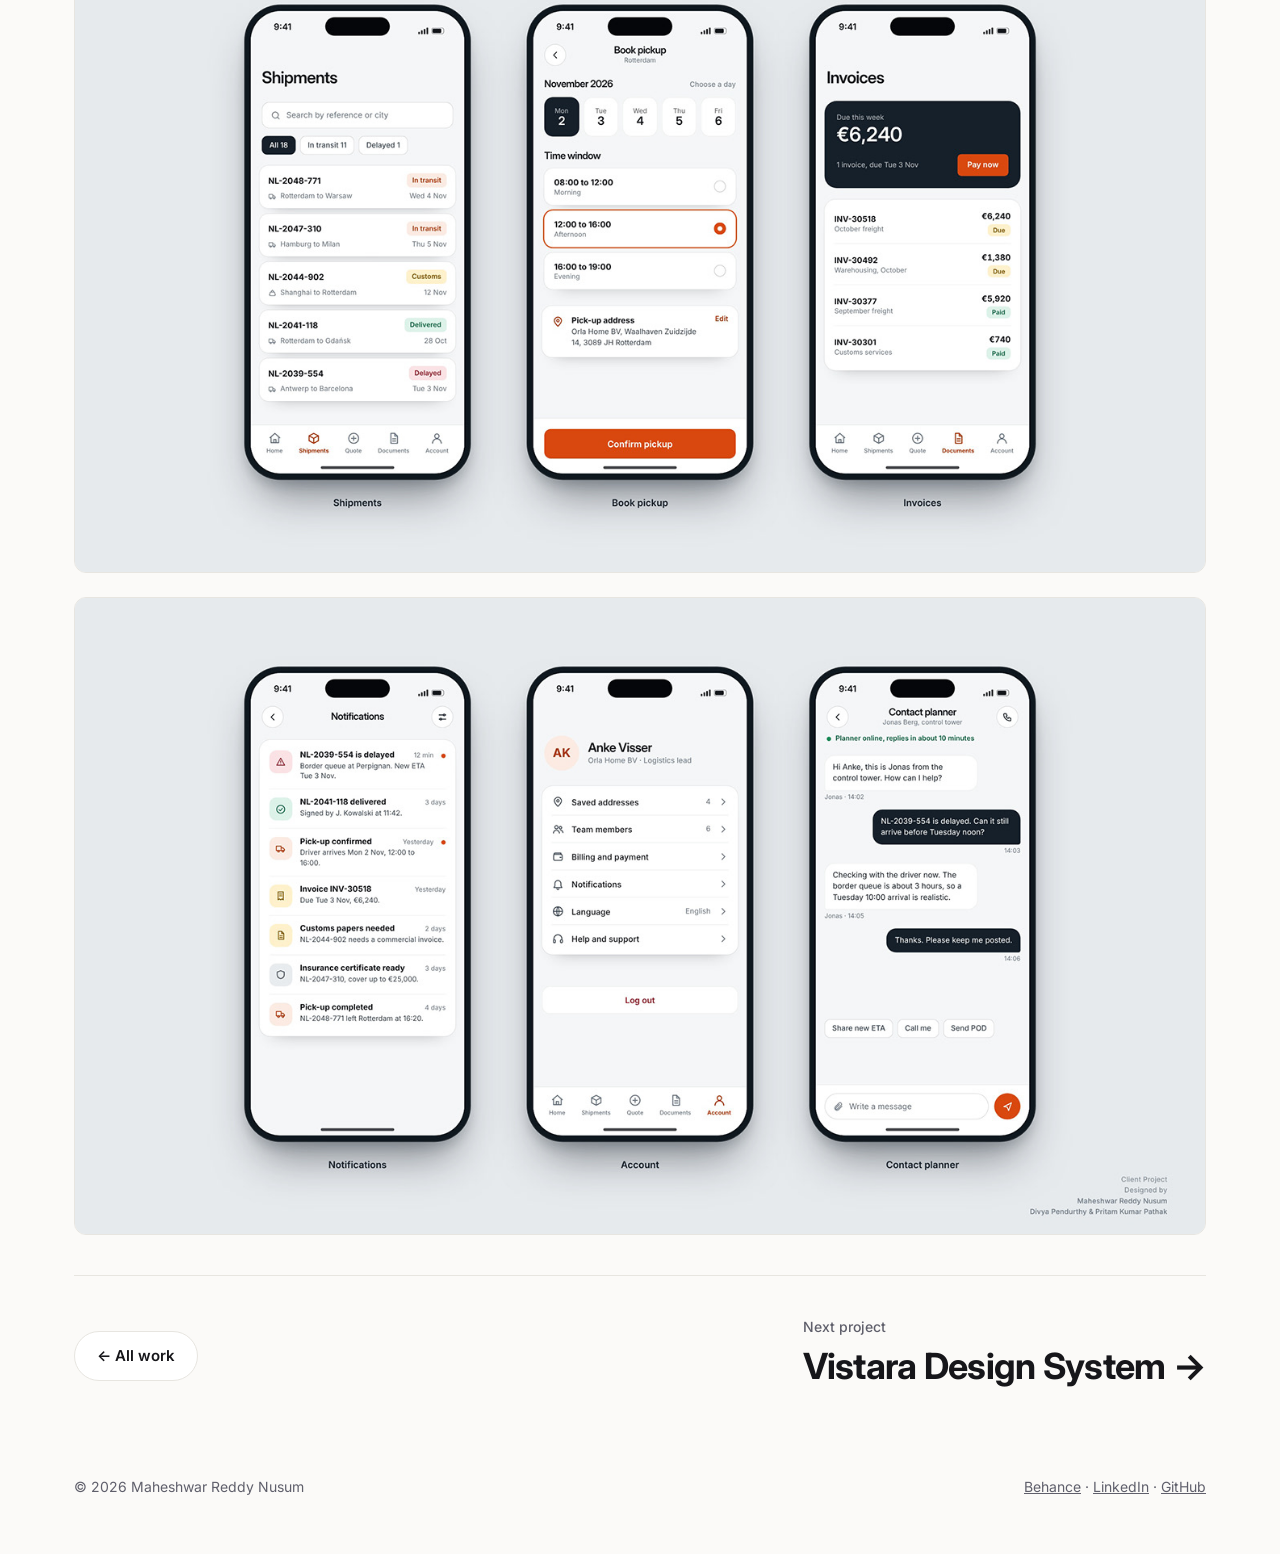
<file: work/northline-freight.html>
<!doctype html>
<html lang="en">
<head>
<meta charset="utf-8">
<meta name="viewport" content="width=device-width, initial-scale=1">
<title>Northline Freight · Maheshwar Reddy Nusum</title>
<meta name="description" content="Road, sea and air freight across Europe and Asia, with instant quotes and live tracking.">
<meta property="og:title" content="Northline Freight · Maheshwar Reddy Nusum">
<meta property="og:description" content="Road, sea and air freight across Europe and Asia, with instant quotes and live tracking.">
<meta property="og:image" content="https://mayi-nusum.github.io/assets/img/northline-freight/cover.jpg">
<meta property="og:type" content="website">
<link rel="icon" href="data:image/svg+xml,%3Csvg xmlns='http://www.w3.org/2000/svg' viewBox='0 0 64 64'%3E%3Crect width='64' height='64' rx='16' fill='%234f46e5'/%3E%3Ctext x='50%25' y='56%25' dominant-baseline='middle' text-anchor='middle' font-family='Arial' font-weight='700' font-size='30' fill='white'%3EMR%3C/text%3E%3C/svg%3E">
<link rel="preconnect" href="https://fonts.googleapis.com"><link rel="preconnect" href="https://fonts.gstatic.com" crossorigin><link href="https://fonts.googleapis.com/css2?family=Inter:wght@400;500;600;700&display=swap" rel="stylesheet">
<link rel="stylesheet" href="../assets/style.css">
</head>
<body>
<header class="site-header"><div class="wrap">
  <a class="brand" href="../index.html">Maheshwar<span>.</span></a>
  <nav class="nav"><a href="../index.html#work">Work</a><a href="../index.html#about">About</a><a class="hide-sm" href="https://www.behance.net/mayireddy" target="_blank" rel="noopener">Behance</a><a href="../index.html#contact">Contact</a></nav>
</div></header>

<main>
<section class="cs-hero"><div class="wrap">
  <a class="back" href="../index.html#work">← All work</a>
  <h1>Northline Freight</h1>
  <p class="lead">Road, sea and air freight across Europe and Asia, with instant quotes and live tracking.</p>
  <dl class="meta"><div><dt>Type</dt><dd>Client project</dd></div><div><dt>Industry</dt><dd>Logistics &amp; freight</dd></div><div><dt>Platform</dt><dd>Website + customer portal</dd></div><div><dt>Designed by</dt><dd>Maheshwar Reddy Nusum, Divya Pendurthy, Pritam Kumar Pathak</dd></div><div><dt>Tools</dt><dd>Figma</dd></div></dl>
  <div class="cover"><img src="../assets/img/northline-freight/01.jpg" alt="Northline Freight cover" width="1400" height="788"></div>
</div></section>

<div class="wrap">
  <div class="cs-body"><h2>Overview</h2><div class="content"><p>Northline Freight moves road, sea and air cargo across Europe and Asia. The goal was a site and customer portal where shippers get a price in seconds, book with confidence and follow every shipment from pickup to proof of delivery.</p></div><h2>What I designed</h2><div class="content"><ul><li><strong>Home with instant quote:</strong> price a shipment without an account.</li><li><strong>Services:</strong> road, sea, air and warehousing with clear starting prices.</li><li><strong>Booking flow:</strong> route, cargo, options and confirm, with a live shipment summary and transparent pricing.</li><li><strong>Options:</strong> Economy, Standard and Express compared side by side, including delivery windows, insurance and CO₂e.</li><li><strong>Tracking:</strong> route progress, ETA window and a full update timeline.</li><li><strong>Shipments dashboard:</strong> active shipments, on-time rate, invoices and items that need attention.</li></ul></div></div>
  <div class="section-head"><h2>Case study</h2><a class="btn" href="https://www.behance.net/gallery/257859691/Northline-Freight" target="_blank" rel="noopener">View on Behance ↗</a></div>
  <div class="slides"><img src="../assets/img/northline-freight/02.jpg" alt="Northline Freight, slide 2 of 12" loading="lazy" width="1400" height="788"><img src="../assets/img/northline-freight/03.jpg" alt="Northline Freight, slide 3 of 12" loading="lazy" width="1400" height="788"><img src="../assets/img/northline-freight/04.jpg" alt="Northline Freight, slide 4 of 12" loading="lazy" width="1400" height="788"><img src="../assets/img/northline-freight/05.jpg" alt="Northline Freight, slide 5 of 12" loading="lazy" width="1400" height="788"><img src="../assets/img/northline-freight/06.jpg" alt="Northline Freight, slide 6 of 12" loading="lazy" width="1400" height="788"><img src="../assets/img/northline-freight/07.jpg" alt="Northline Freight, slide 7 of 12" loading="lazy" width="1400" height="788"><img src="../assets/img/northline-freight/08.jpg" alt="Northline Freight, slide 8 of 12" loading="lazy" width="1400" height="788"><img src="../assets/img/northline-freight/09.jpg" alt="Northline Freight, slide 9 of 12" loading="lazy" width="1400" height="788"><img src="../assets/img/northline-freight/10.jpg" alt="Northline Freight, slide 10 of 12" loading="lazy" width="1400" height="788"><img src="../assets/img/northline-freight/11.jpg" alt="Northline Freight, slide 11 of 12" loading="lazy" width="1400" height="788"><img src="../assets/img/northline-freight/12.jpg" alt="Northline Freight, slide 12 of 12" loading="lazy" width="1400" height="788"></div>
  <div class="next">
    <a class="btn" href="../index.html#work">← All work</a>
    <a class="big" href="vistara.html"><small>Next project</small>Vistara Design System →</a>
  </div>
</div>
</main>
<footer><div class="wrap">
  <span>© 2026 Maheshwar Reddy Nusum</span>
  <span><a href="https://www.behance.net/mayireddy" target="_blank" rel="noopener">Behance</a> · <a href="https://www.linkedin.com/in/maheshwar-reddy-n-298717431/" target="_blank" rel="noopener">LinkedIn</a> · <a href="https://github.com/mayi-nusum" target="_blank" rel="noopener">GitHub</a></span>
</div></footer>
</body>
</html>
</file>
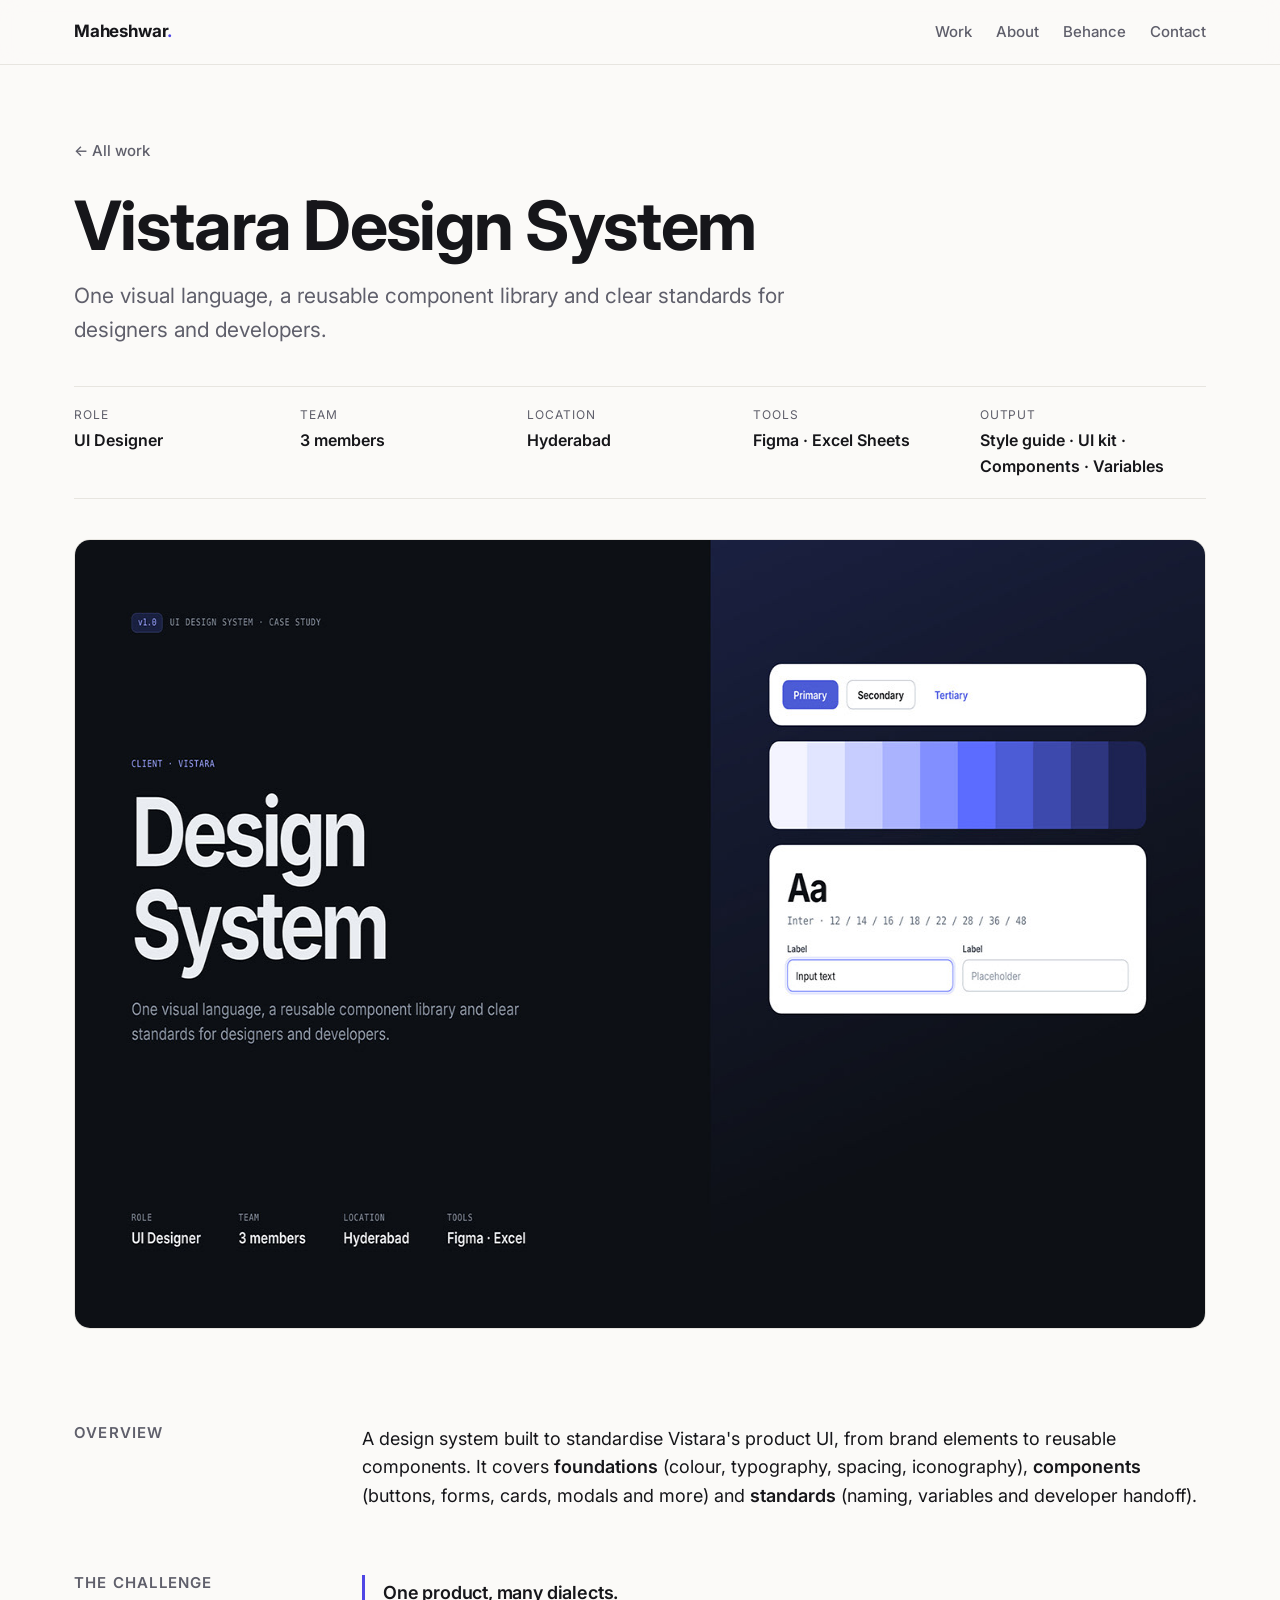
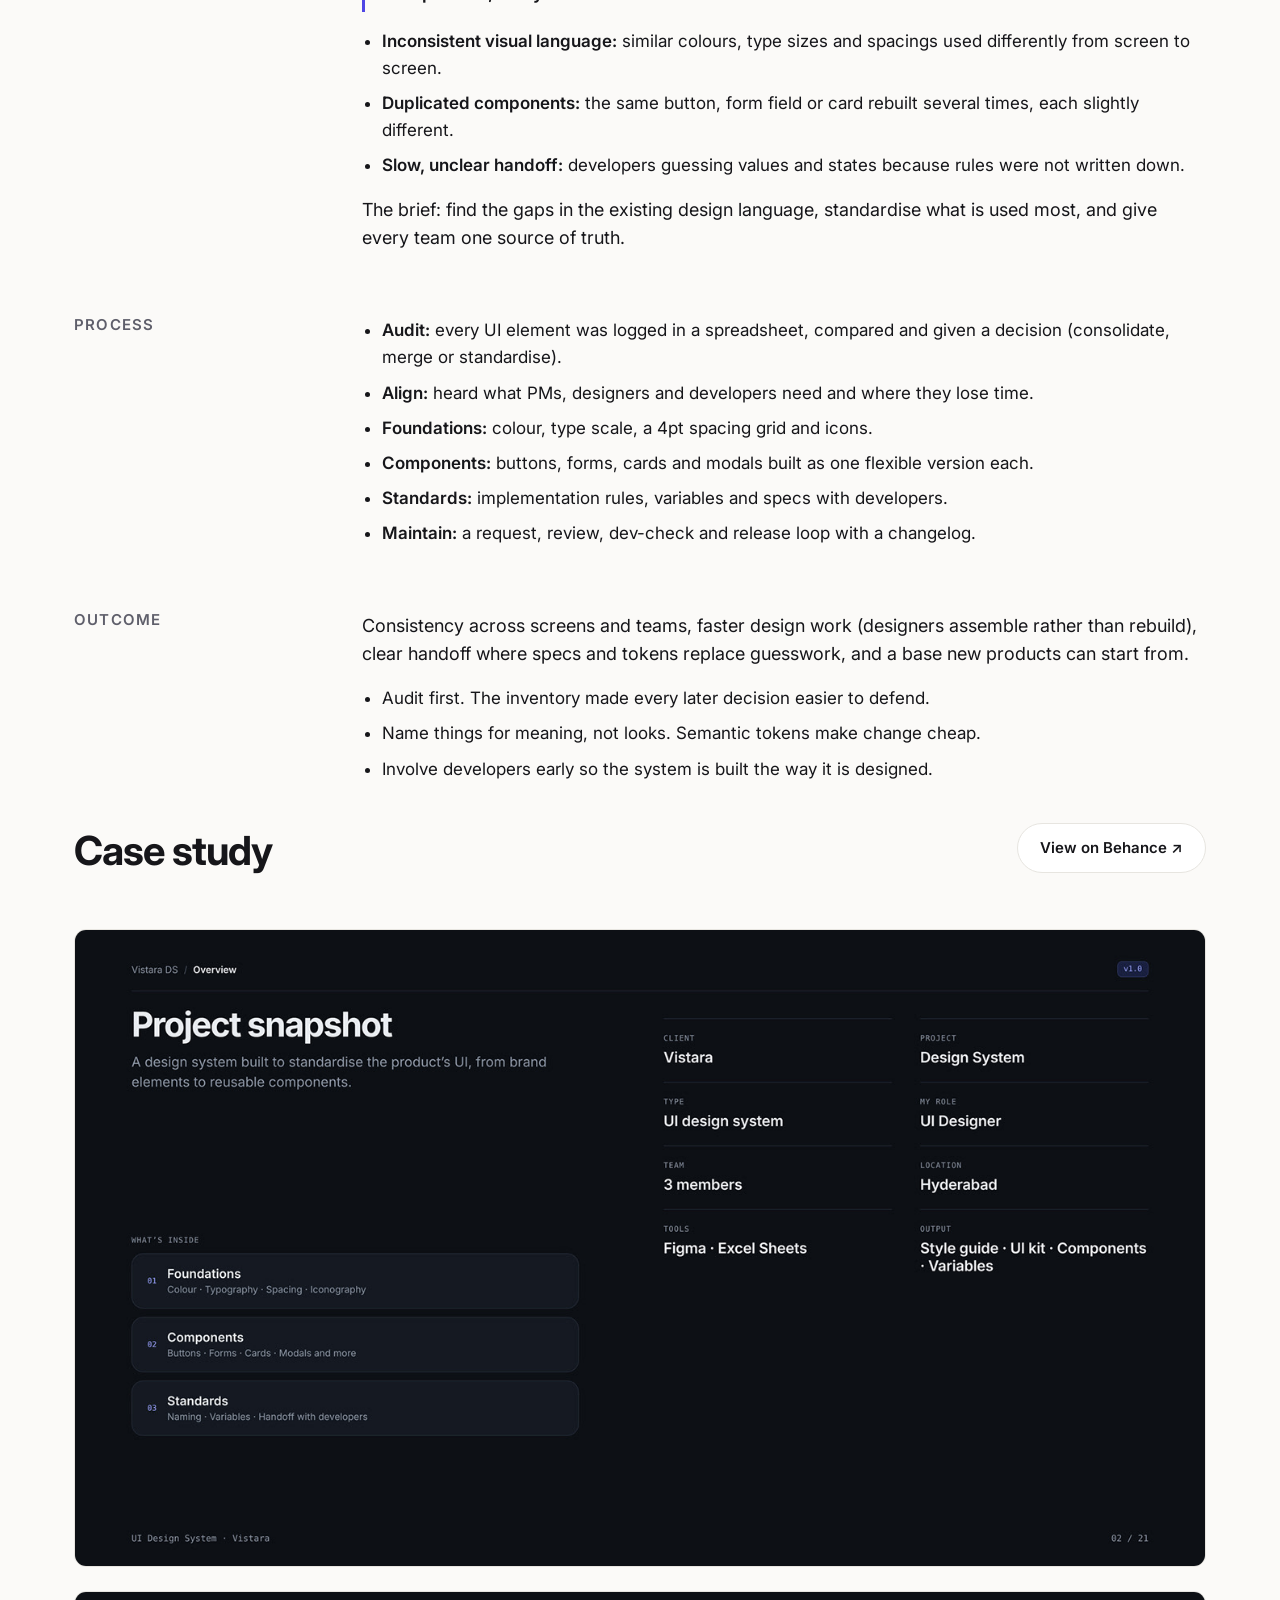
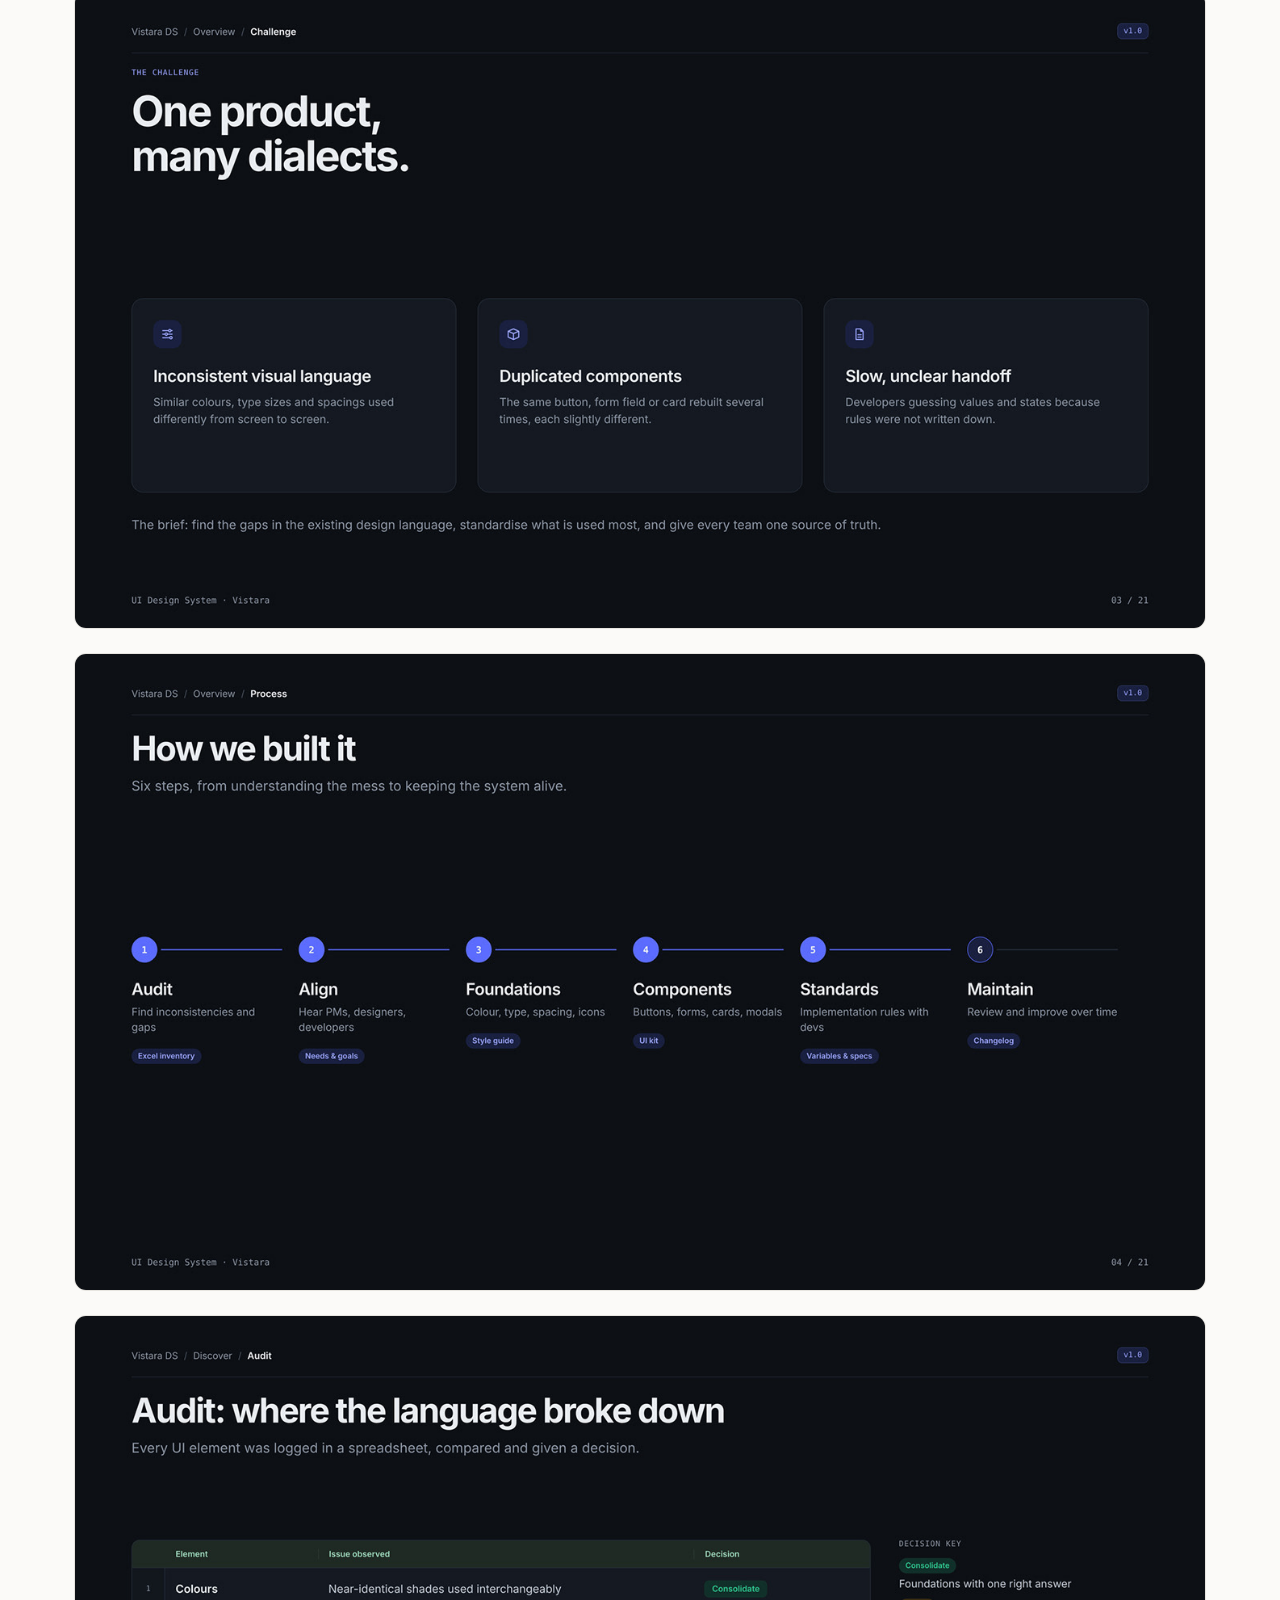
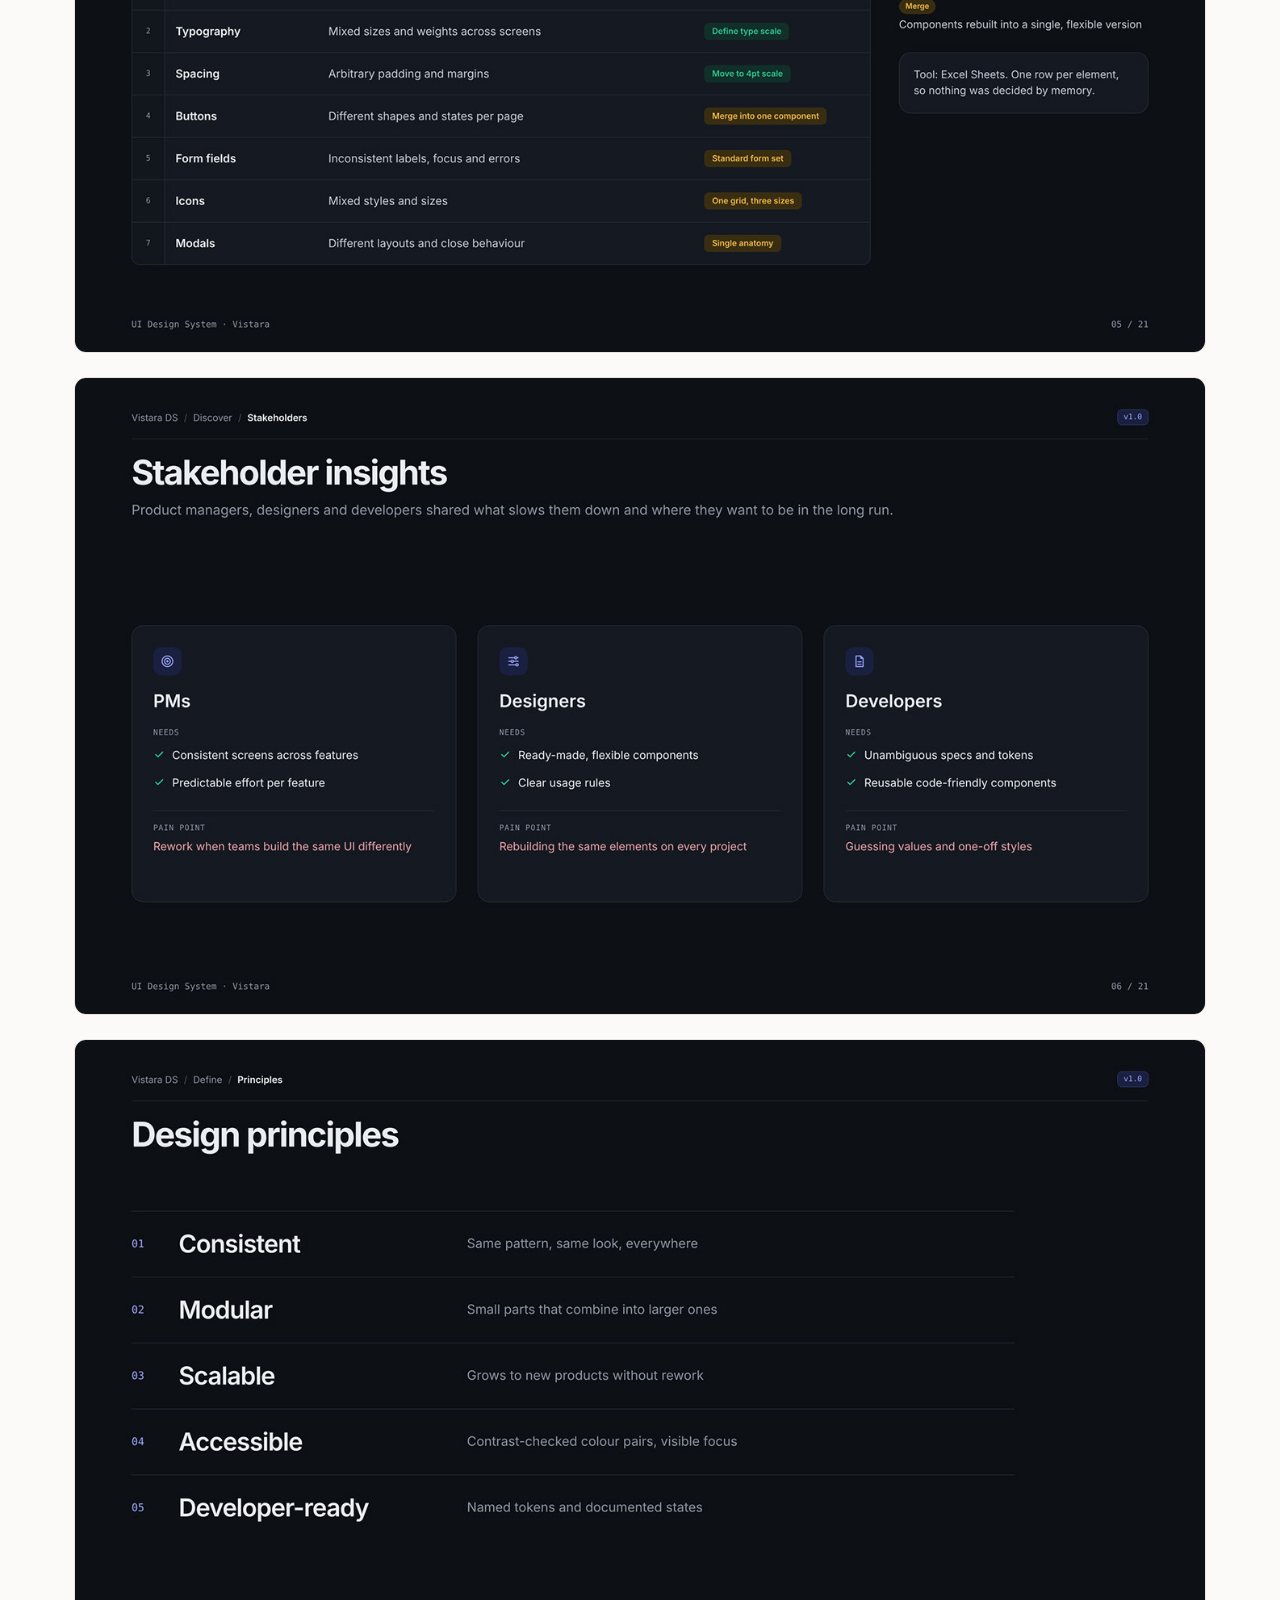
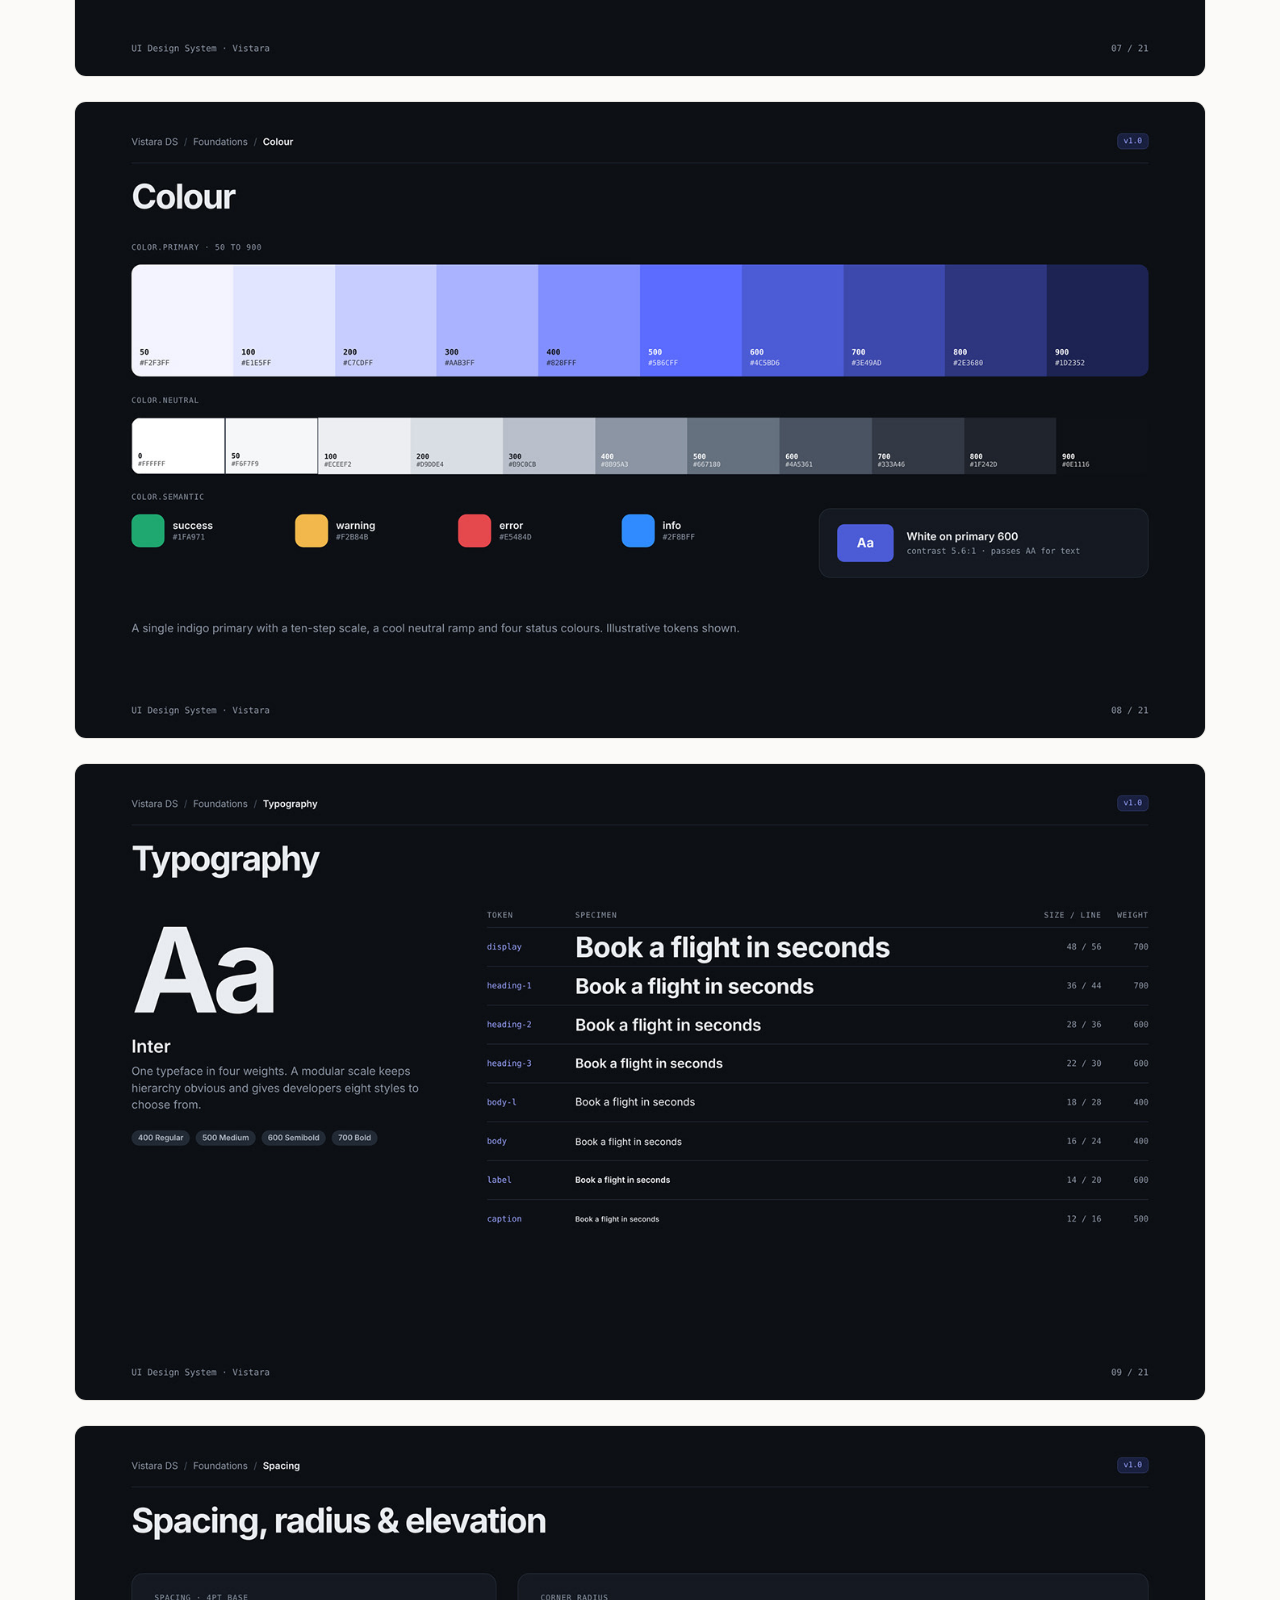
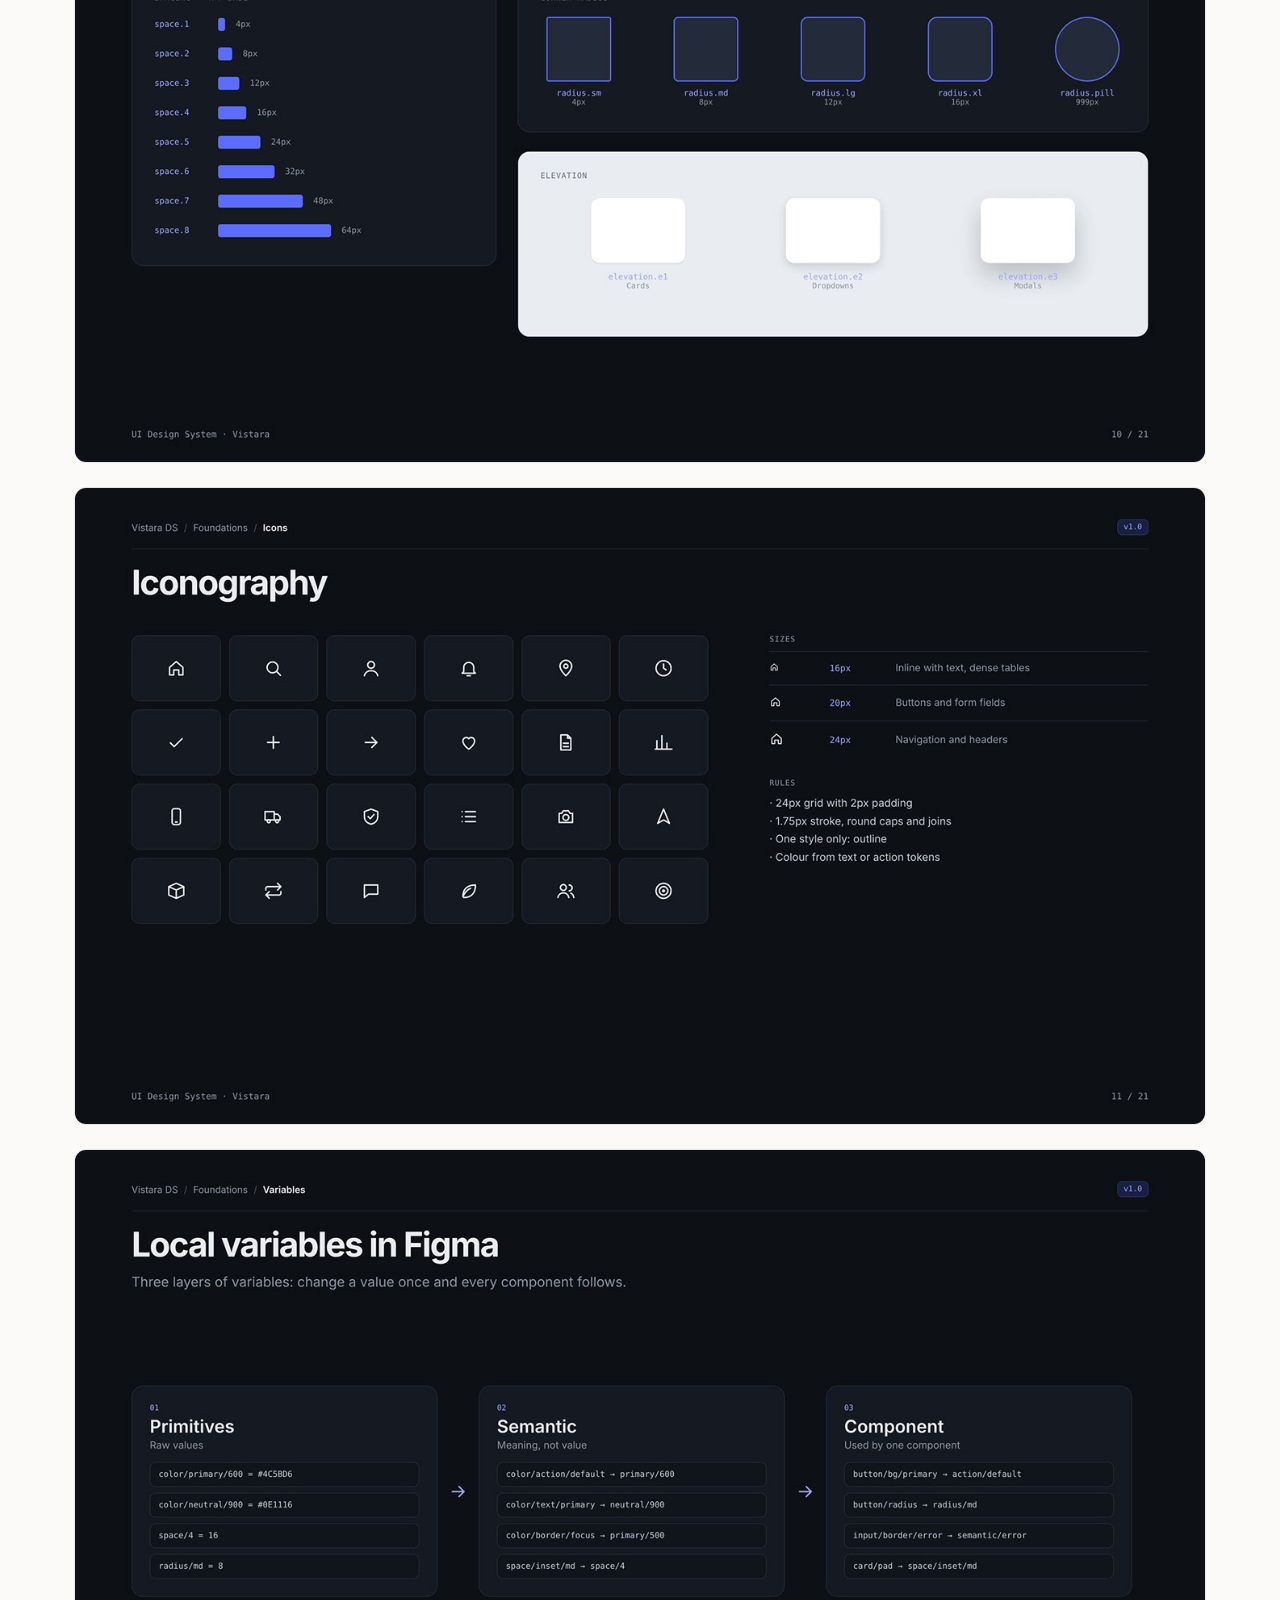
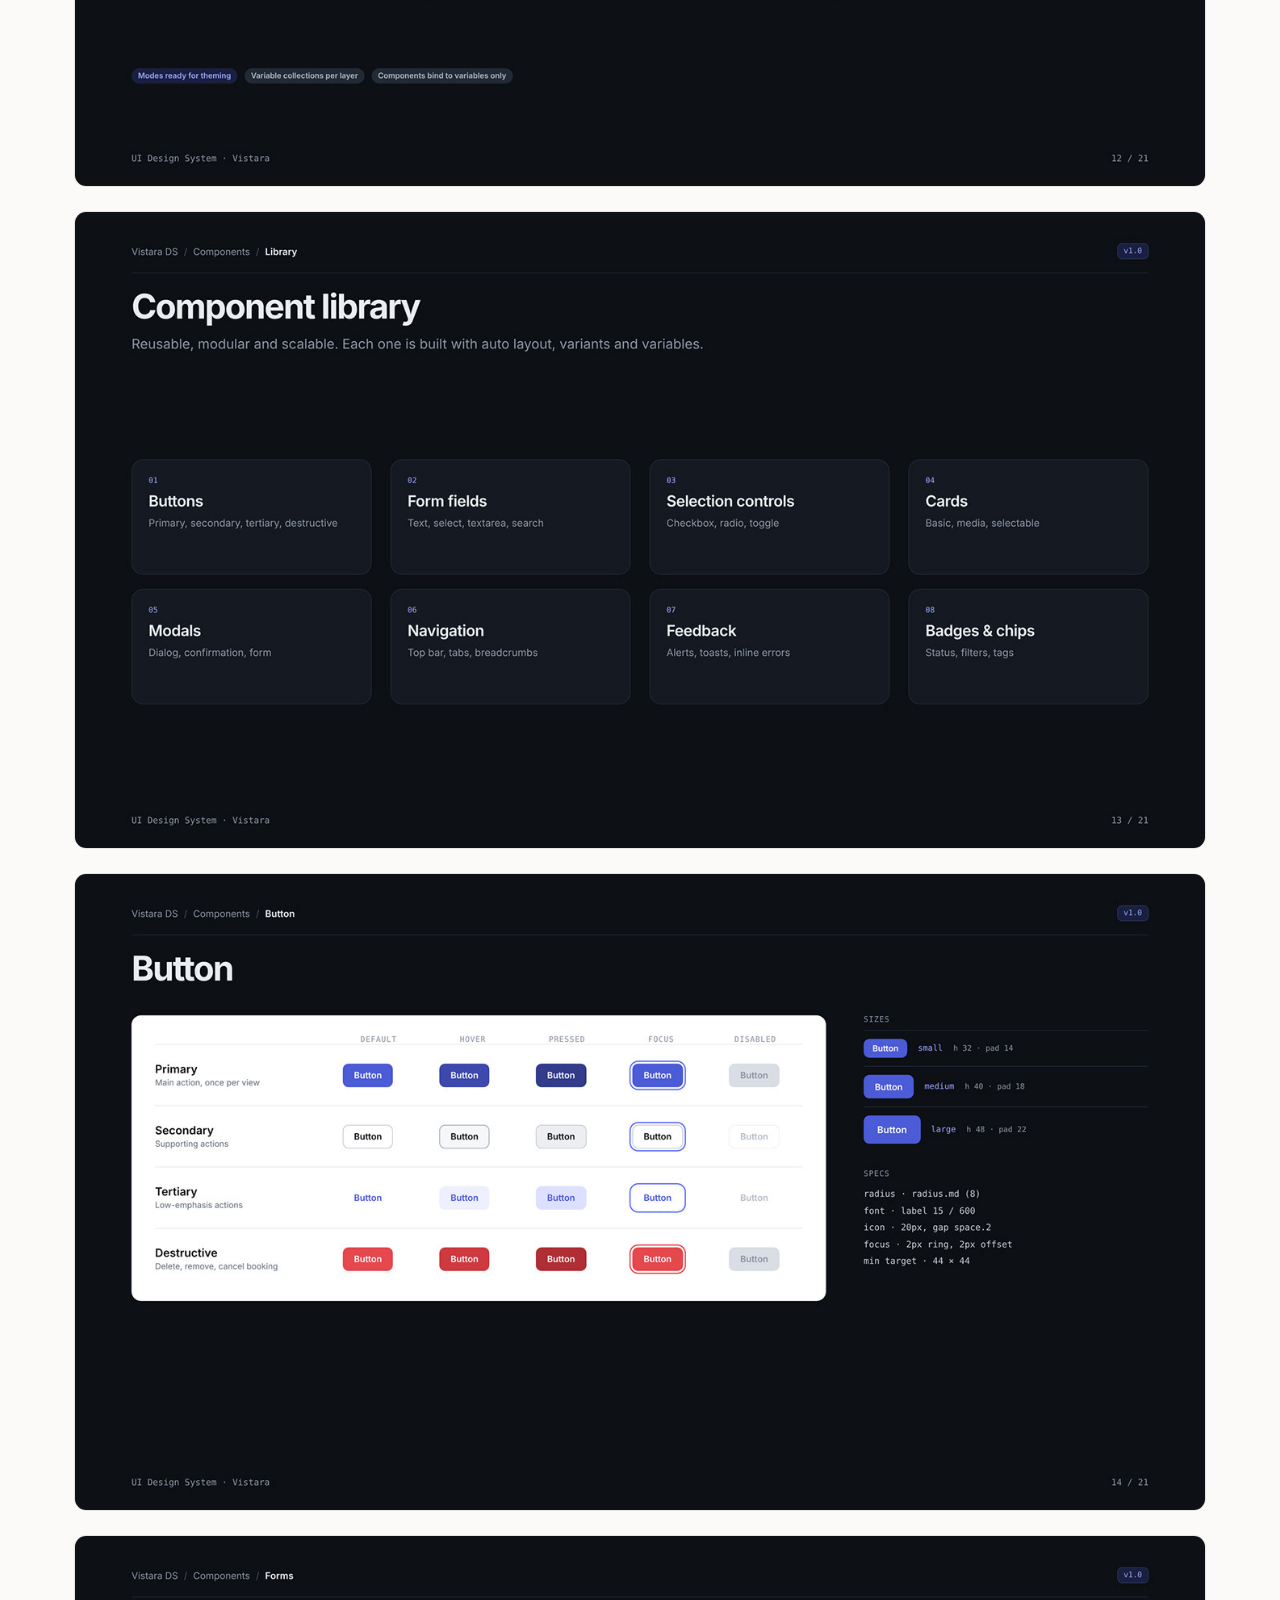
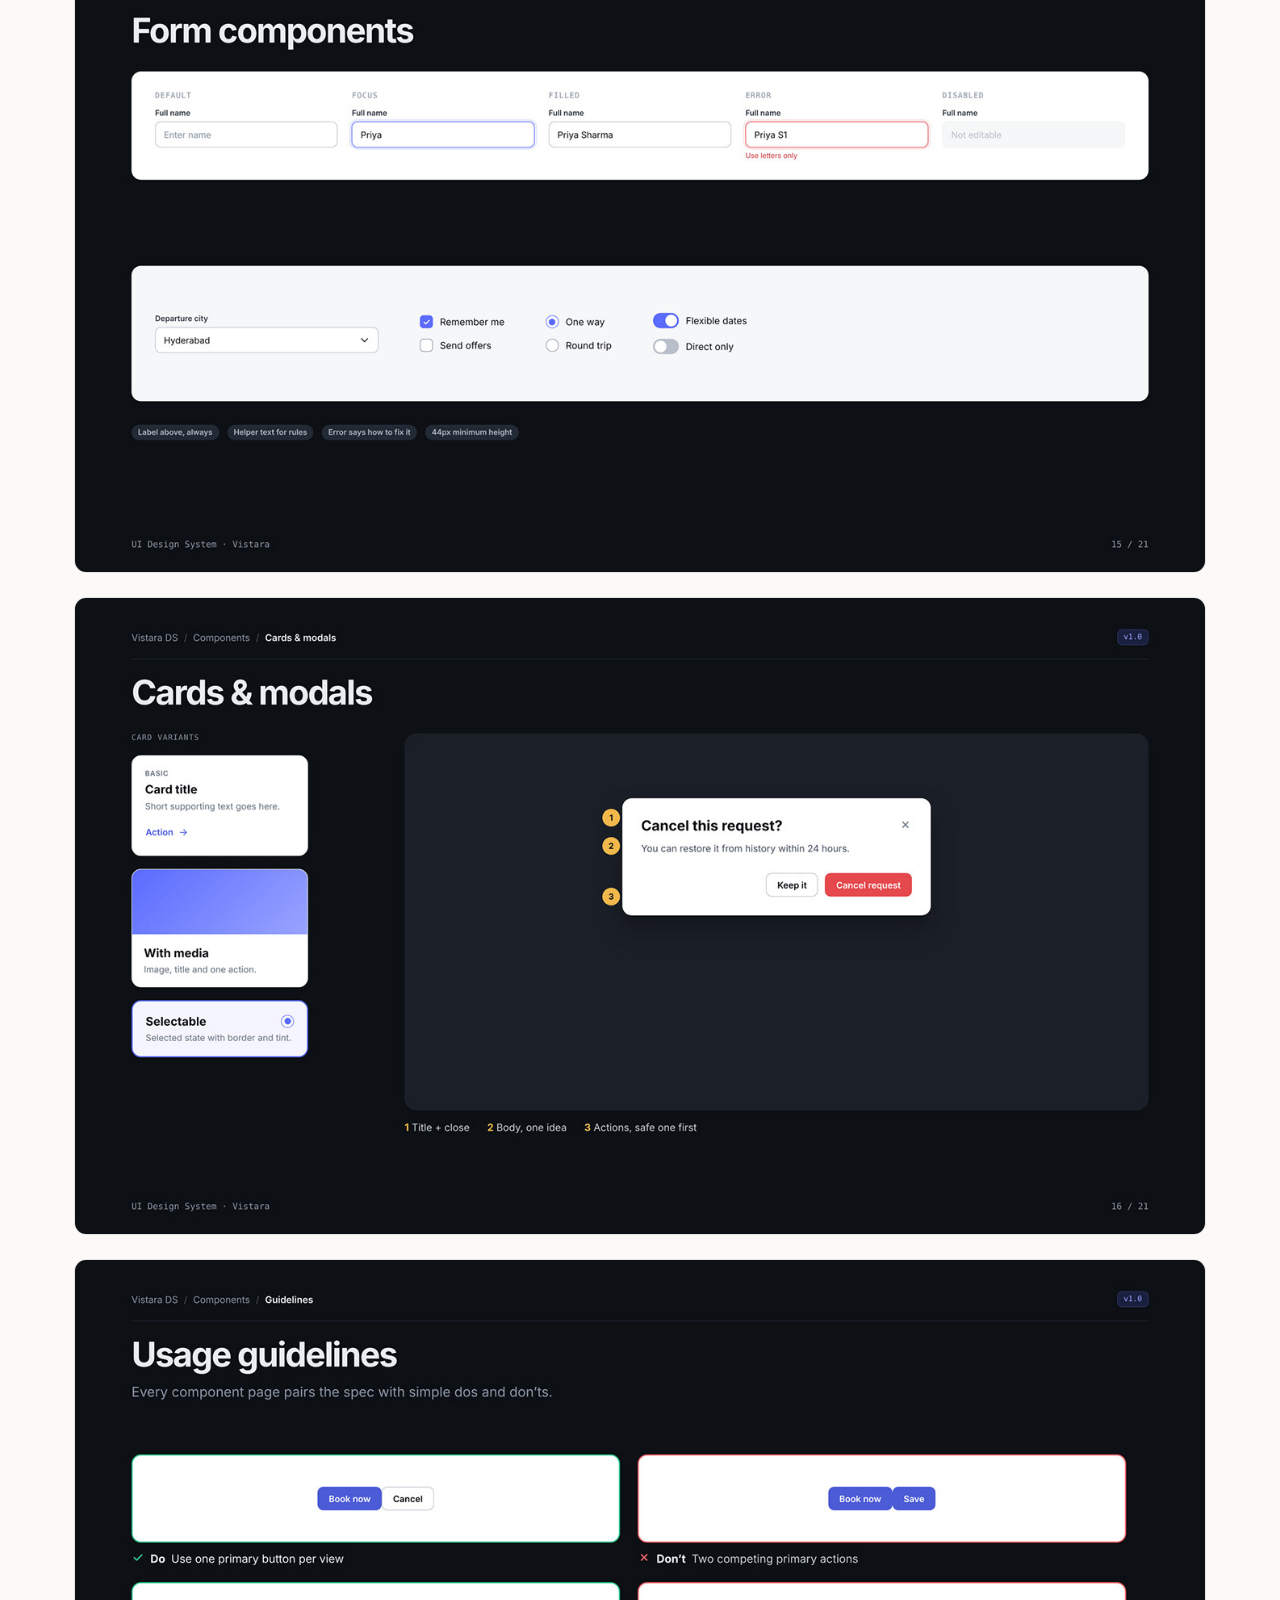
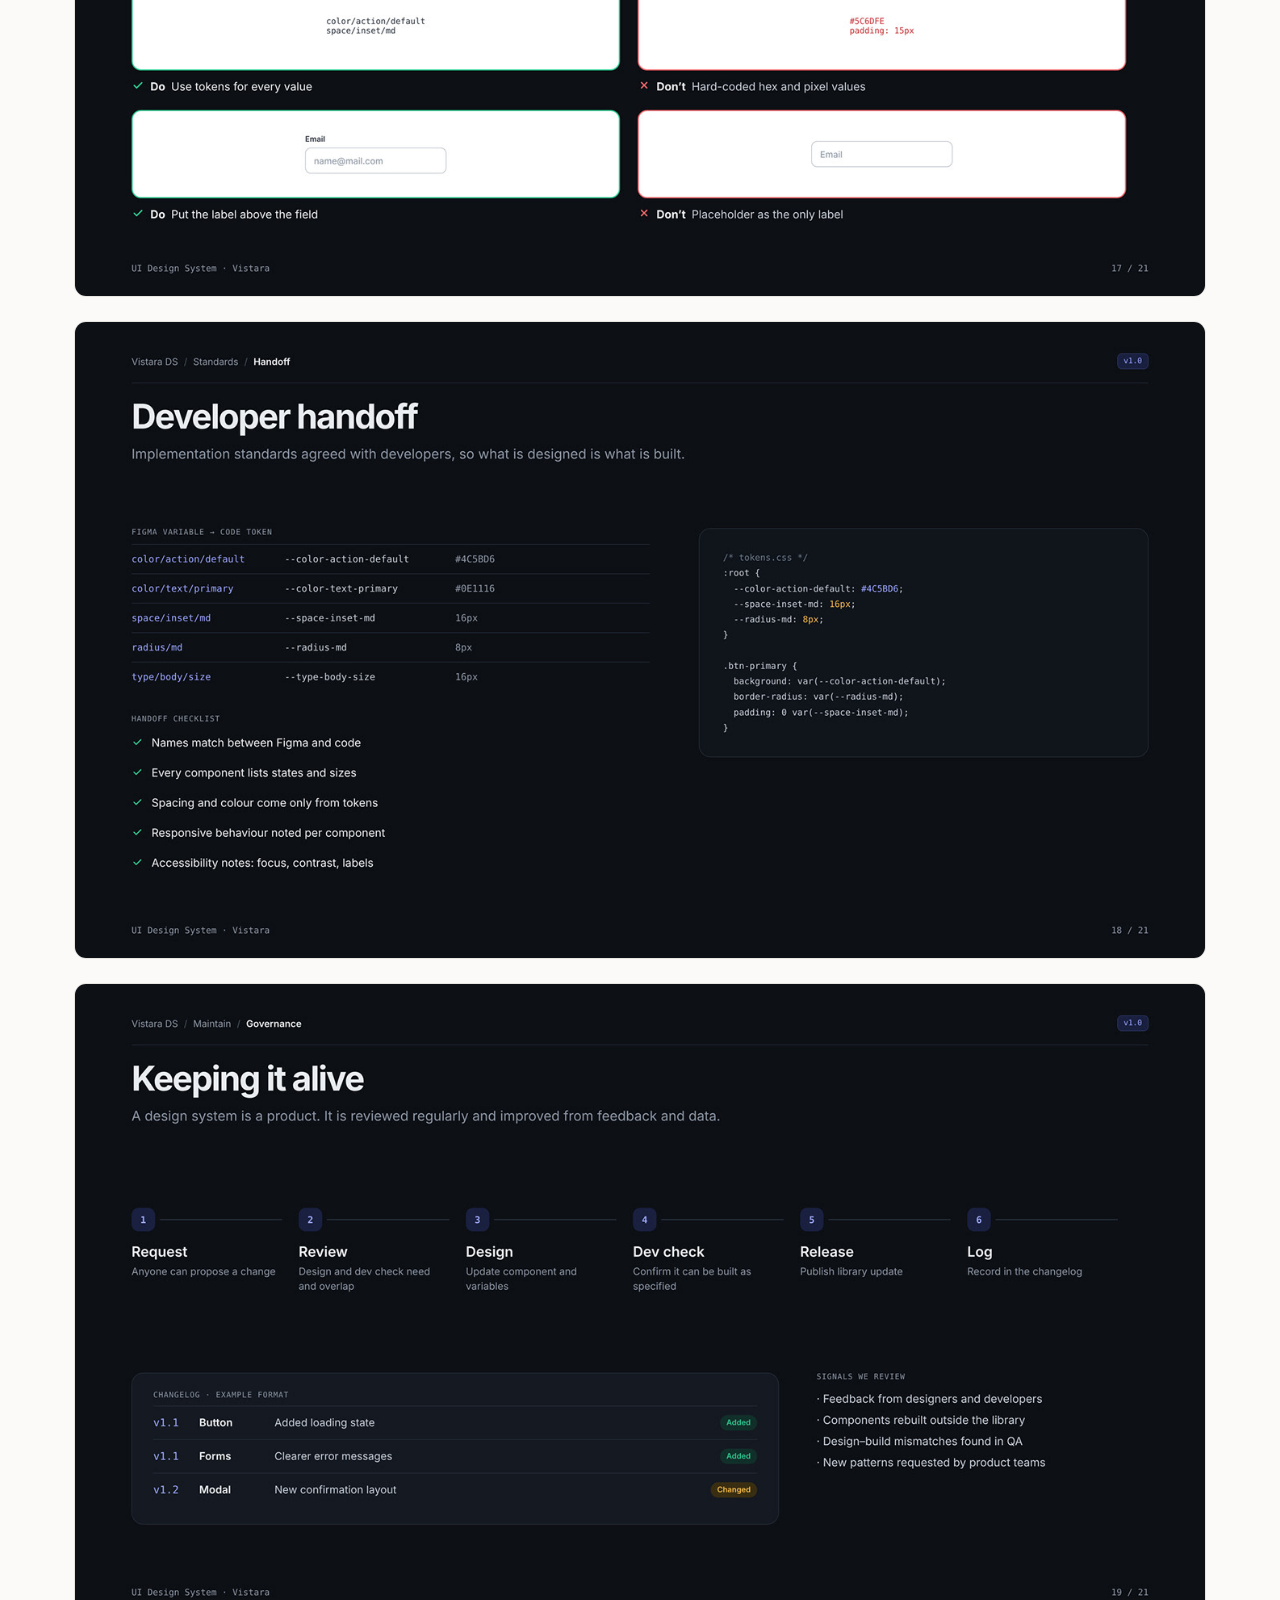
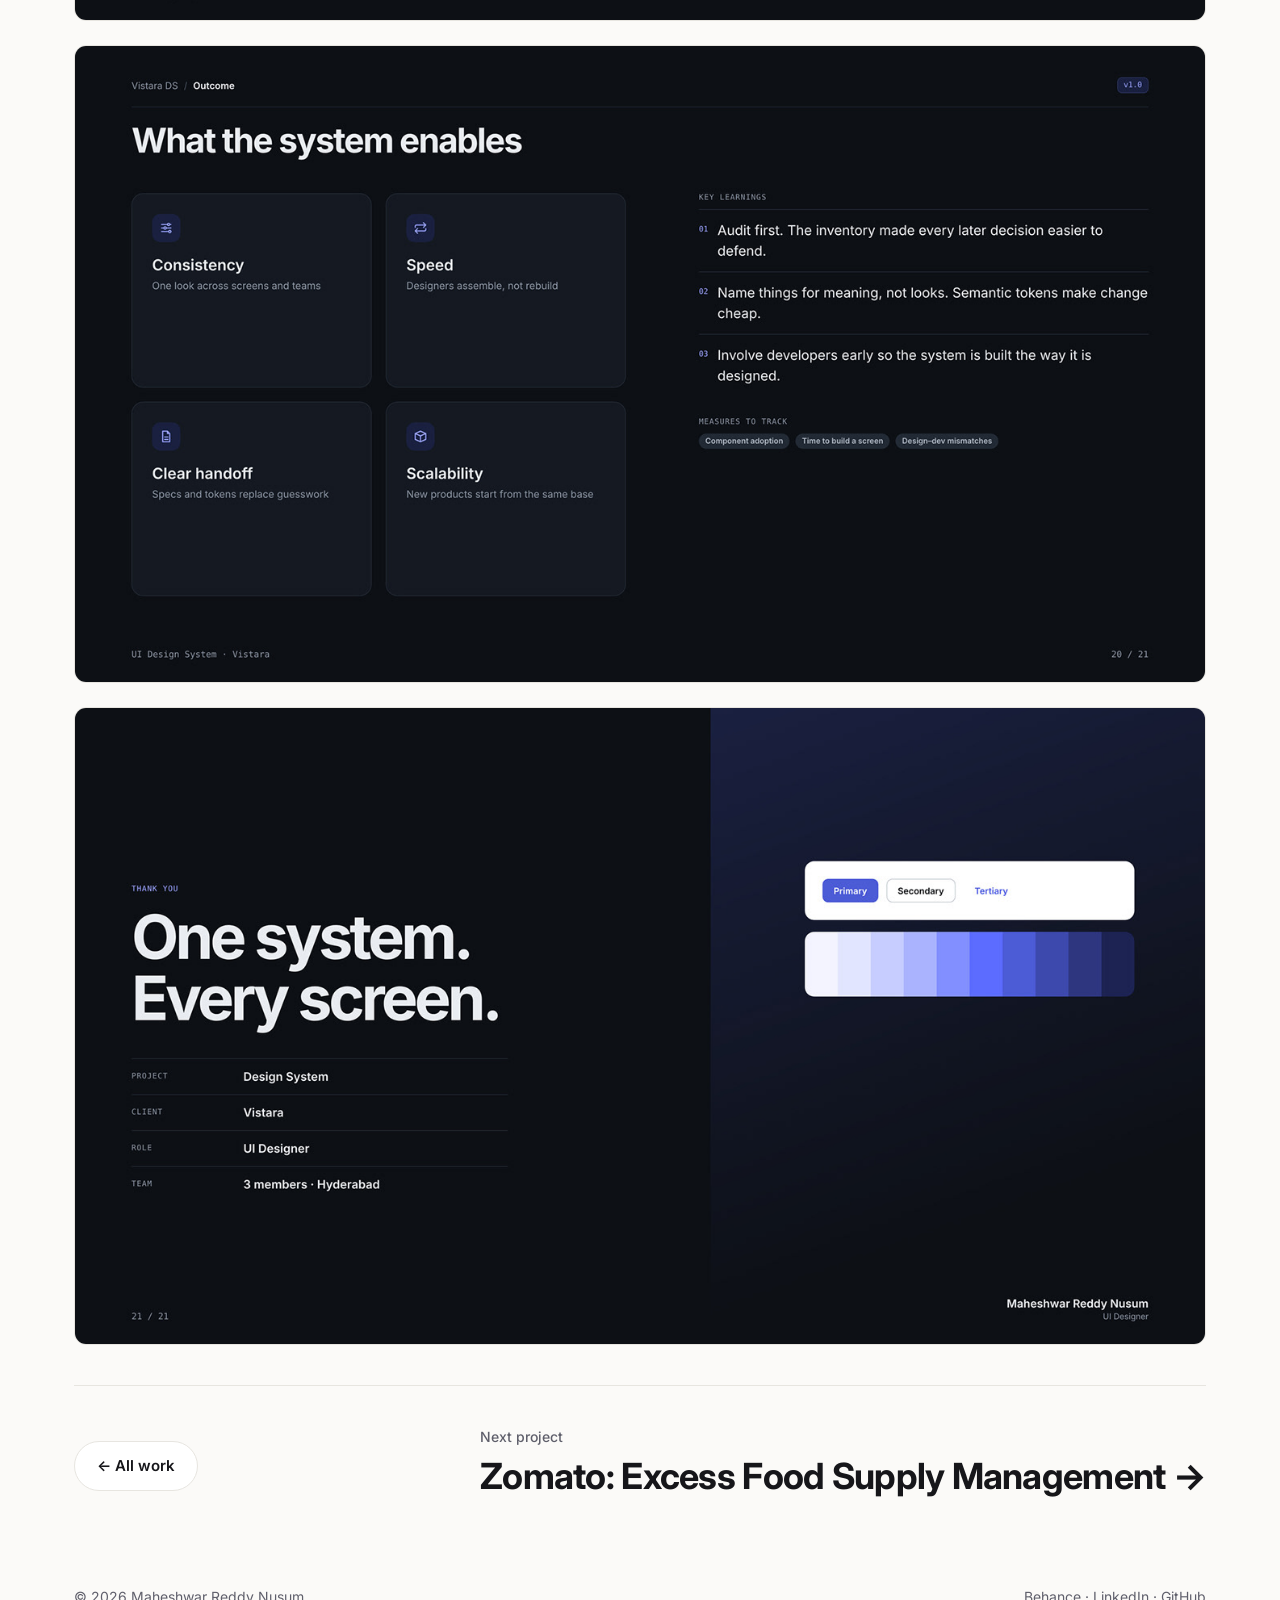
<file: work/vistara.html>
<!doctype html>
<html lang="en">
<head>
<meta charset="utf-8">
<meta name="viewport" content="width=device-width, initial-scale=1">
<title>Vistara Design System · Maheshwar Reddy Nusum</title>
<meta name="description" content="One visual language, a reusable component library and clear standards for designers and developers.">
<meta property="og:title" content="Vistara Design System · Maheshwar Reddy Nusum">
<meta property="og:description" content="One visual language, a reusable component library and clear standards for designers and developers.">
<meta property="og:image" content="https://mayi-nusum.github.io/assets/img/vistara/cover.jpg">
<meta property="og:type" content="website">
<link rel="icon" href="data:image/svg+xml,%3Csvg xmlns='http://www.w3.org/2000/svg' viewBox='0 0 64 64'%3E%3Crect width='64' height='64' rx='16' fill='%234f46e5'/%3E%3Ctext x='50%25' y='56%25' dominant-baseline='middle' text-anchor='middle' font-family='Arial' font-weight='700' font-size='30' fill='white'%3EMR%3C/text%3E%3C/svg%3E">
<link rel="preconnect" href="https://fonts.googleapis.com"><link rel="preconnect" href="https://fonts.gstatic.com" crossorigin><link href="https://fonts.googleapis.com/css2?family=Inter:wght@400;500;600;700&display=swap" rel="stylesheet">
<link rel="stylesheet" href="../assets/style.css">
</head>
<body>
<header class="site-header"><div class="wrap">
  <a class="brand" href="../index.html">Maheshwar<span>.</span></a>
  <nav class="nav"><a href="../index.html#work">Work</a><a href="../index.html#about">About</a><a class="hide-sm" href="https://www.behance.net/mayireddy" target="_blank" rel="noopener">Behance</a><a href="../index.html#contact">Contact</a></nav>
</div></header>

<main>
<section class="cs-hero"><div class="wrap">
  <a class="back" href="../index.html#work">← All work</a>
  <h1>Vistara Design System</h1>
  <p class="lead">One visual language, a reusable component library and clear standards for designers and developers.</p>
  <dl class="meta"><div><dt>Role</dt><dd>UI Designer</dd></div><div><dt>Team</dt><dd>3 members</dd></div><div><dt>Location</dt><dd>Hyderabad</dd></div><div><dt>Tools</dt><dd>Figma · Excel Sheets</dd></div><div><dt>Output</dt><dd>Style guide · UI kit · Components · Variables</dd></div></dl>
  <div class="cover"><img src="../assets/img/vistara/01.jpg" alt="Vistara Design System cover" width="1400" height="788"></div>
</div></section>

<div class="wrap">
  <div class="cs-body"><h2>Overview</h2><div class="content"><p>A design system built to standardise Vistara's product UI, from brand elements to reusable components. It covers <strong>foundations</strong> (colour, typography, spacing, iconography), <strong>components</strong> (buttons, forms, cards, modals and more) and <strong>standards</strong> (naming, variables and developer handoff).</p></div><h2>The challenge</h2><div class="content"><p class="highlight">One product, many dialects.</p><ul><li><strong>Inconsistent visual language:</strong> similar colours, type sizes and spacings used differently from screen to screen.</li><li><strong>Duplicated components:</strong> the same button, form field or card rebuilt several times, each slightly different.</li><li><strong>Slow, unclear handoff:</strong> developers guessing values and states because rules were not written down.</li></ul><p>The brief: find the gaps in the existing design language, standardise what is used most, and give every team one source of truth.</p></div><h2>Process</h2><div class="content"><ul><li><strong>Audit:</strong> every UI element was logged in a spreadsheet, compared and given a decision (consolidate, merge or standardise).</li><li><strong>Align:</strong> heard what PMs, designers and developers need and where they lose time.</li><li><strong>Foundations:</strong> colour, type scale, a 4pt spacing grid and icons.</li><li><strong>Components:</strong> buttons, forms, cards and modals built as one flexible version each.</li><li><strong>Standards:</strong> implementation rules, variables and specs with developers.</li><li><strong>Maintain:</strong> a request, review, dev-check and release loop with a changelog.</li></ul></div><h2>Outcome</h2><div class="content"><p>Consistency across screens and teams, faster design work (designers assemble rather than rebuild), clear handoff where specs and tokens replace guesswork, and a base new products can start from.</p><ul><li>Audit first. The inventory made every later decision easier to defend.</li><li>Name things for meaning, not looks. Semantic tokens make change cheap.</li><li>Involve developers early so the system is built the way it is designed.</li></ul></div></div>
  <div class="section-head"><h2>Case study</h2><a class="btn" href="https://www.behance.net/gallery/258572097/Vistara-Design-System" target="_blank" rel="noopener">View on Behance ↗</a></div>
  <div class="slides"><img src="../assets/img/vistara/02.jpg" alt="Vistara Design System, slide 2 of 21" loading="lazy" width="1400" height="788"><img src="../assets/img/vistara/03.jpg" alt="Vistara Design System, slide 3 of 21" loading="lazy" width="1400" height="788"><img src="../assets/img/vistara/04.jpg" alt="Vistara Design System, slide 4 of 21" loading="lazy" width="1400" height="788"><img src="../assets/img/vistara/05.jpg" alt="Vistara Design System, slide 5 of 21" loading="lazy" width="1400" height="788"><img src="../assets/img/vistara/06.jpg" alt="Vistara Design System, slide 6 of 21" loading="lazy" width="1400" height="788"><img src="../assets/img/vistara/07.jpg" alt="Vistara Design System, slide 7 of 21" loading="lazy" width="1400" height="788"><img src="../assets/img/vistara/08.jpg" alt="Vistara Design System, slide 8 of 21" loading="lazy" width="1400" height="788"><img src="../assets/img/vistara/09.jpg" alt="Vistara Design System, slide 9 of 21" loading="lazy" width="1400" height="788"><img src="../assets/img/vistara/10.jpg" alt="Vistara Design System, slide 10 of 21" loading="lazy" width="1400" height="788"><img src="../assets/img/vistara/11.jpg" alt="Vistara Design System, slide 11 of 21" loading="lazy" width="1400" height="788"><img src="../assets/img/vistara/12.jpg" alt="Vistara Design System, slide 12 of 21" loading="lazy" width="1400" height="788"><img src="../assets/img/vistara/13.jpg" alt="Vistara Design System, slide 13 of 21" loading="lazy" width="1400" height="788"><img src="../assets/img/vistara/14.jpg" alt="Vistara Design System, slide 14 of 21" loading="lazy" width="1400" height="788"><img src="../assets/img/vistara/15.jpg" alt="Vistara Design System, slide 15 of 21" loading="lazy" width="1400" height="788"><img src="../assets/img/vistara/16.jpg" alt="Vistara Design System, slide 16 of 21" loading="lazy" width="1400" height="788"><img src="../assets/img/vistara/17.jpg" alt="Vistara Design System, slide 17 of 21" loading="lazy" width="1400" height="788"><img src="../assets/img/vistara/18.jpg" alt="Vistara Design System, slide 18 of 21" loading="lazy" width="1400" height="788"><img src="../assets/img/vistara/19.jpg" alt="Vistara Design System, slide 19 of 21" loading="lazy" width="1400" height="788"><img src="../assets/img/vistara/20.jpg" alt="Vistara Design System, slide 20 of 21" loading="lazy" width="1400" height="788"><img src="../assets/img/vistara/21.jpg" alt="Vistara Design System, slide 21 of 21" loading="lazy" width="1400" height="788"></div>
  <div class="next">
    <a class="btn" href="../index.html#work">← All work</a>
    <a class="big" href="zomato.html"><small>Next project</small>Zomato: Excess Food Supply Management →</a>
  </div>
</div>
</main>
<footer><div class="wrap">
  <span>© 2026 Maheshwar Reddy Nusum</span>
  <span><a href="https://www.behance.net/mayireddy" target="_blank" rel="noopener">Behance</a> · <a href="https://www.linkedin.com/in/maheshwar-reddy-n-298717431/" target="_blank" rel="noopener">LinkedIn</a> · <a href="https://github.com/mayi-nusum" target="_blank" rel="noopener">GitHub</a></span>
</div></footer>
</body>
</html>
</file>
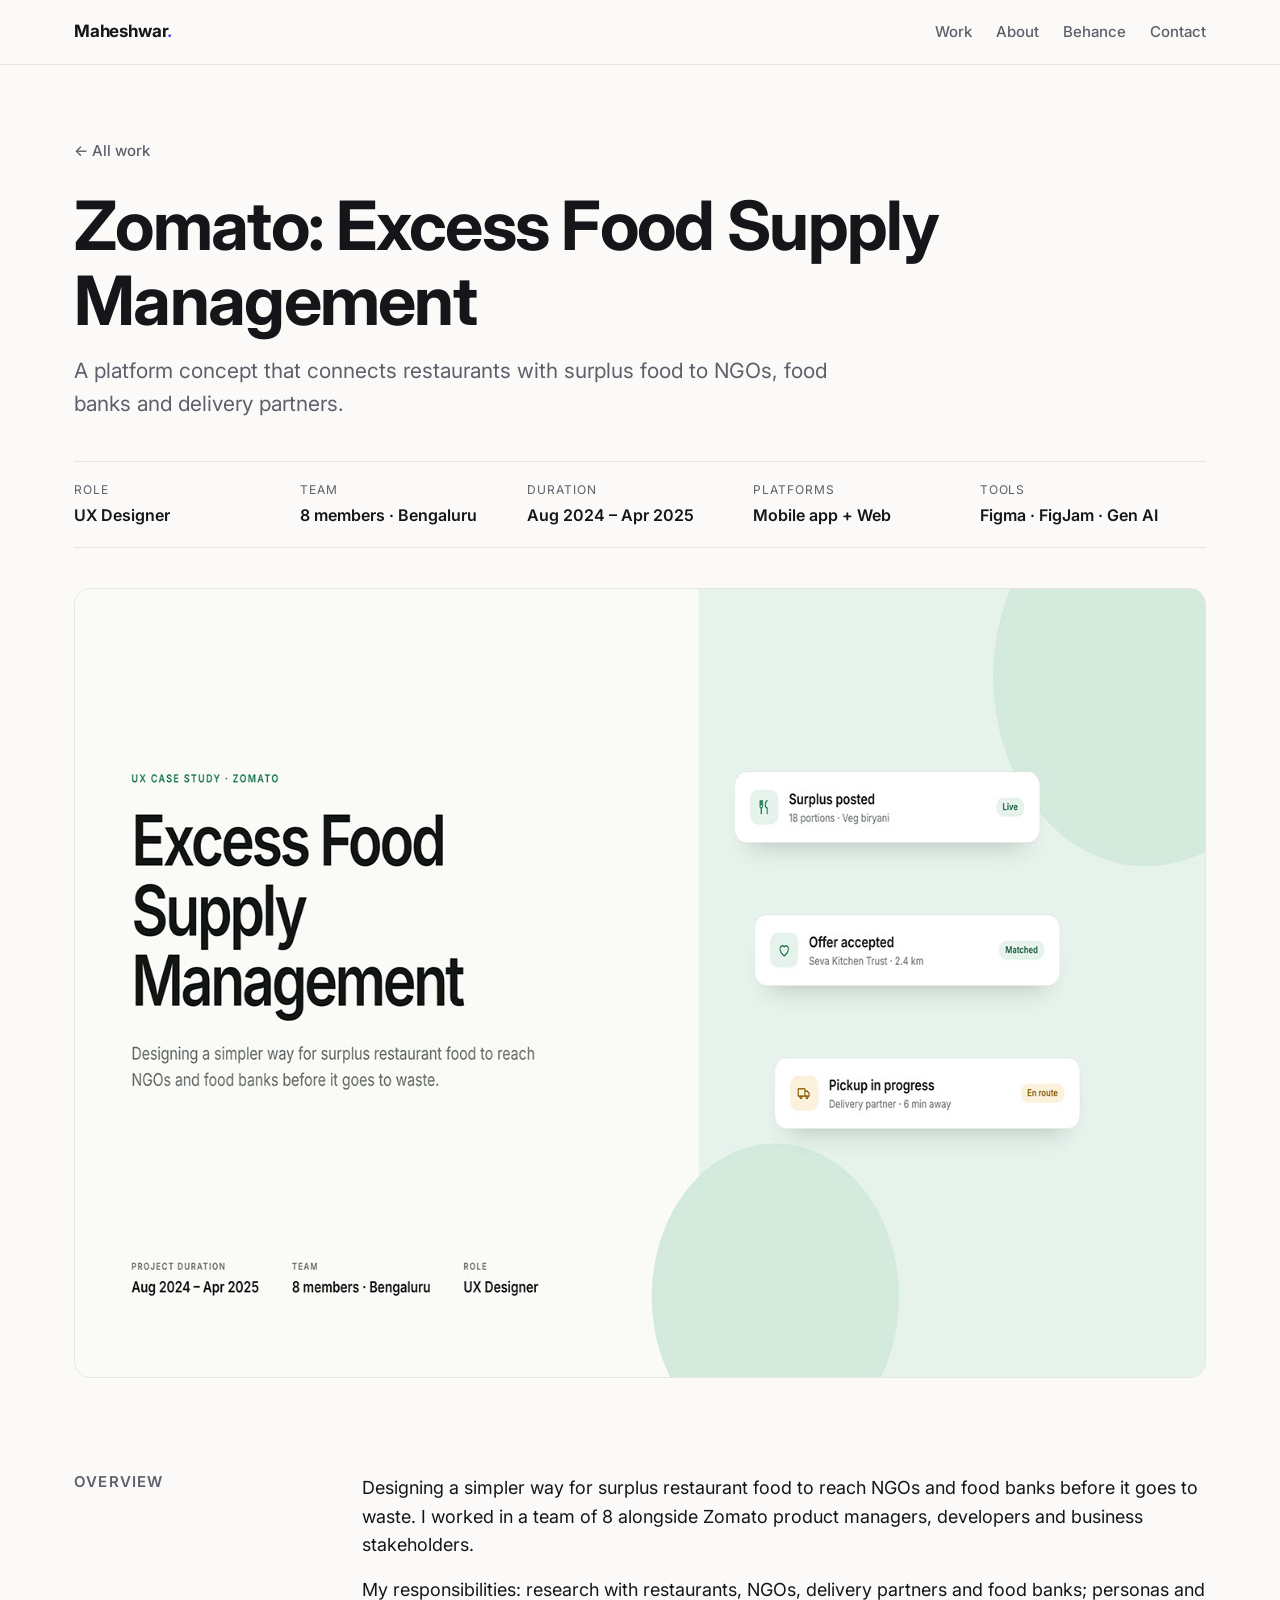
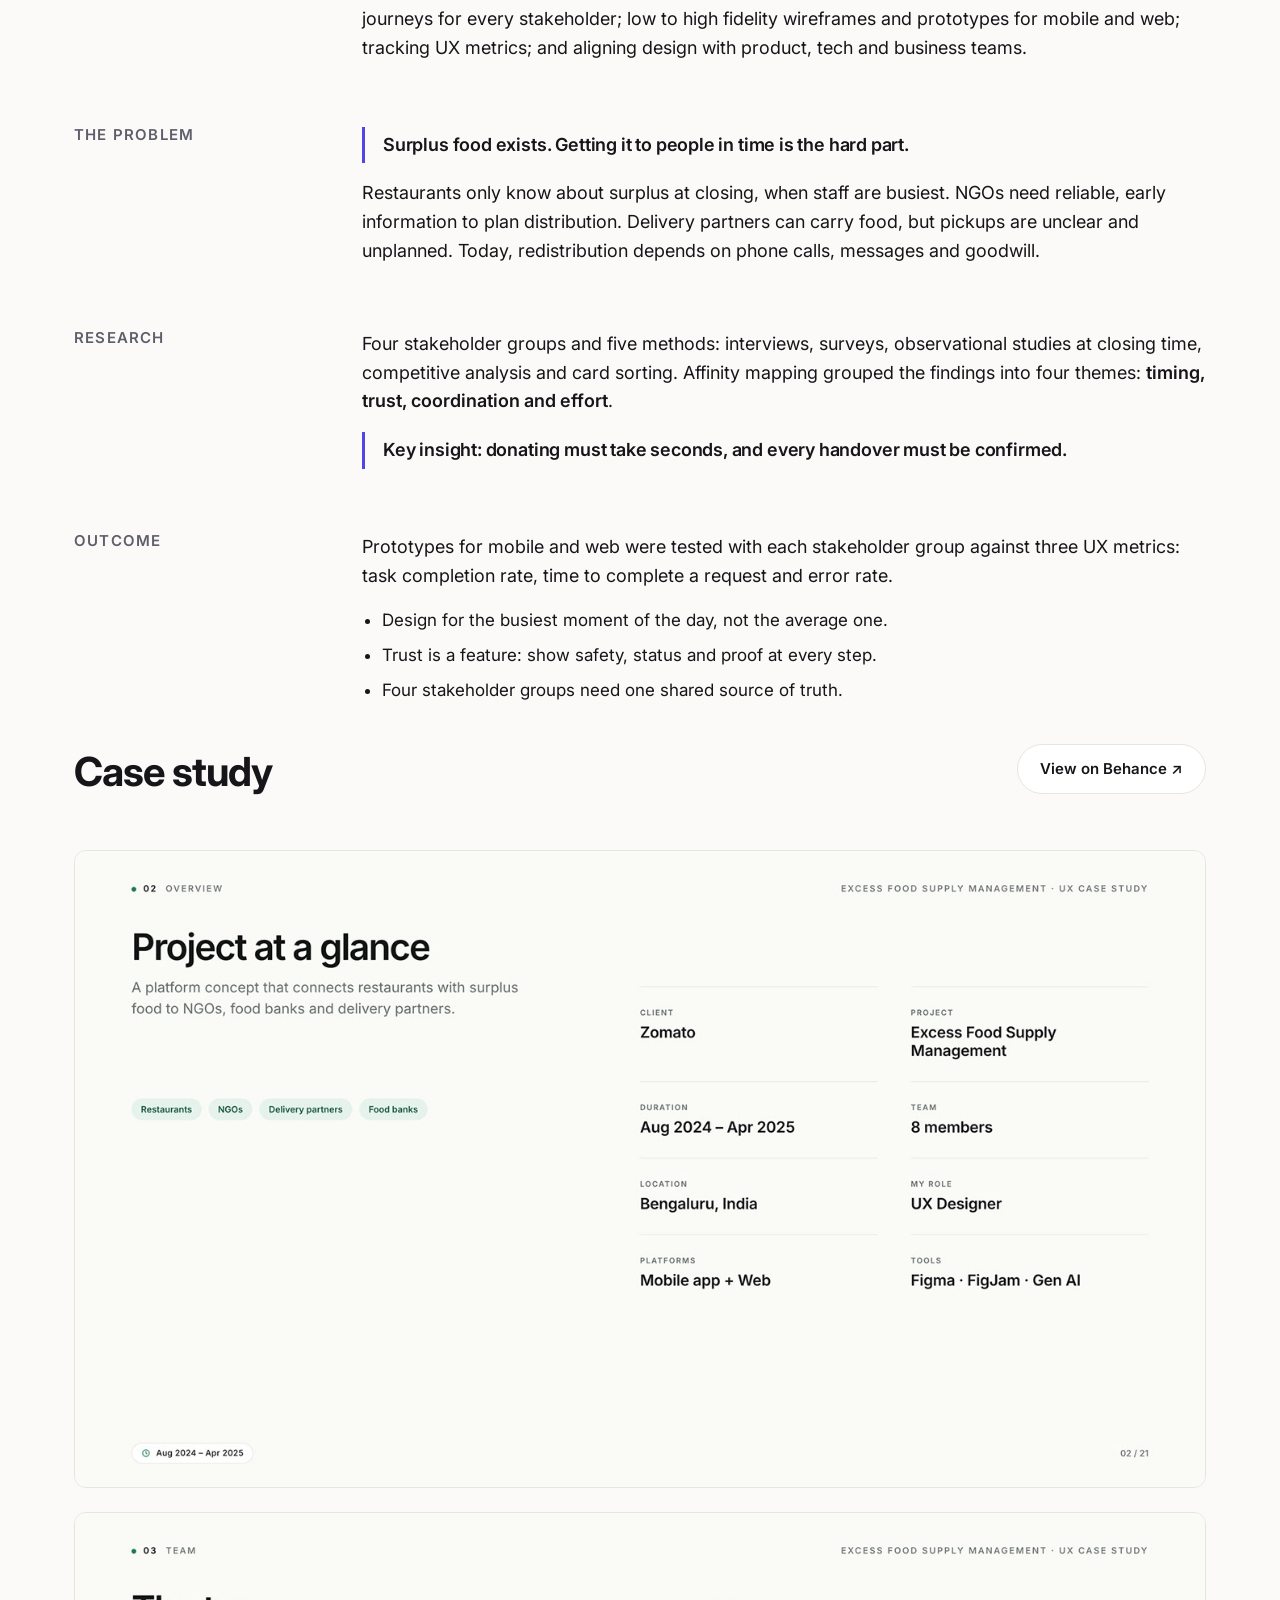
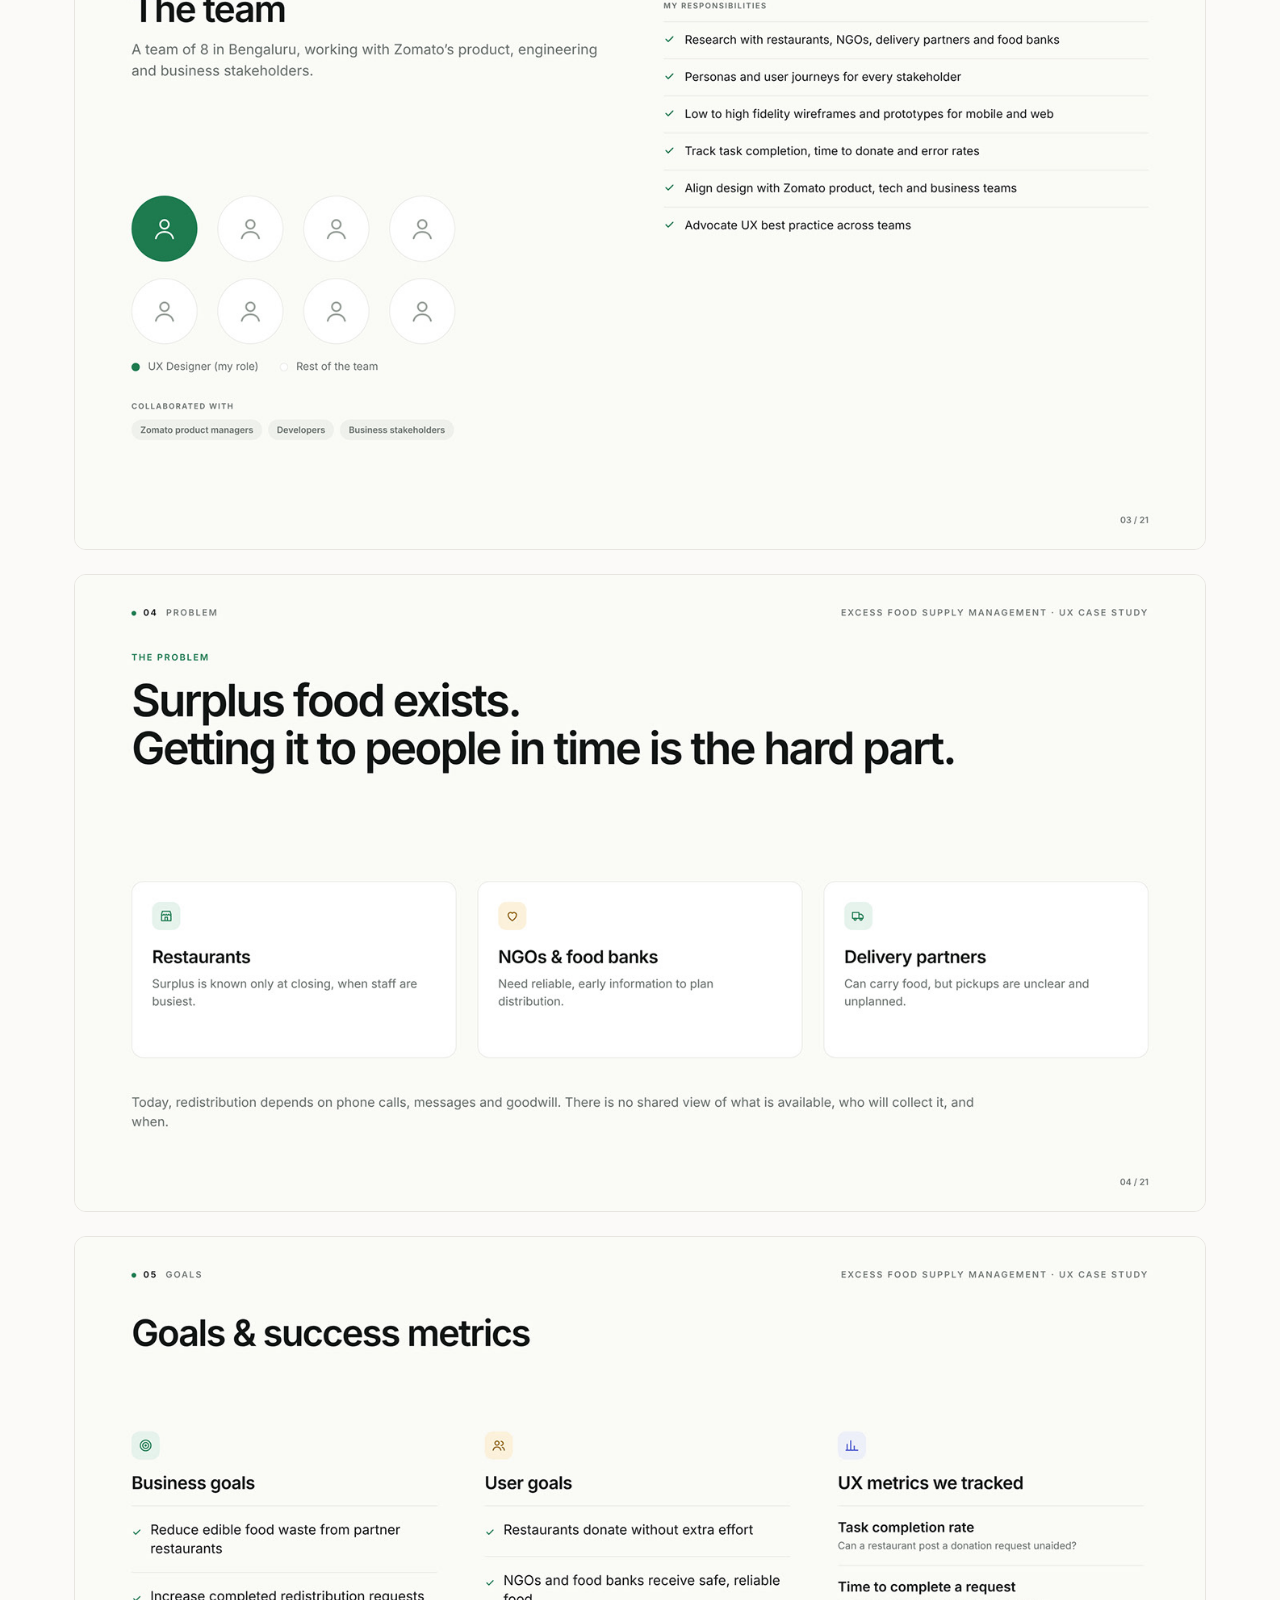
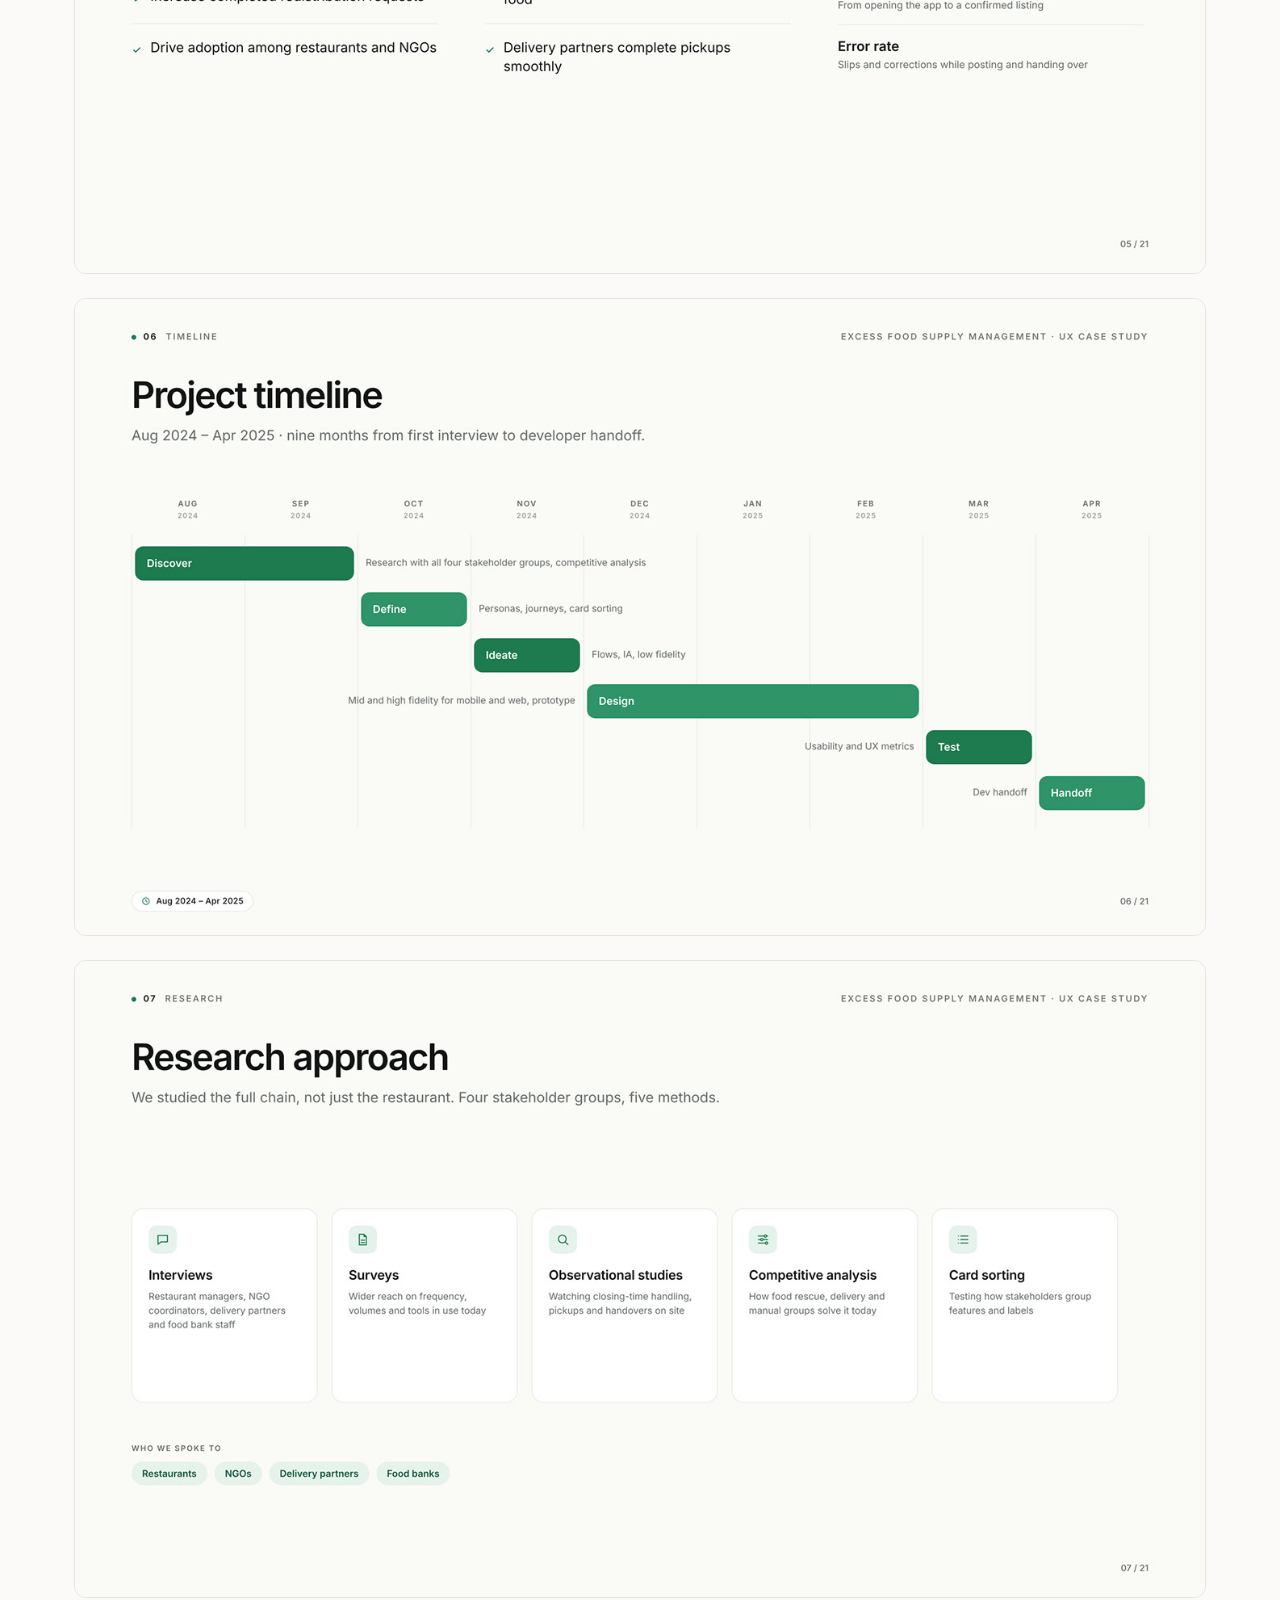
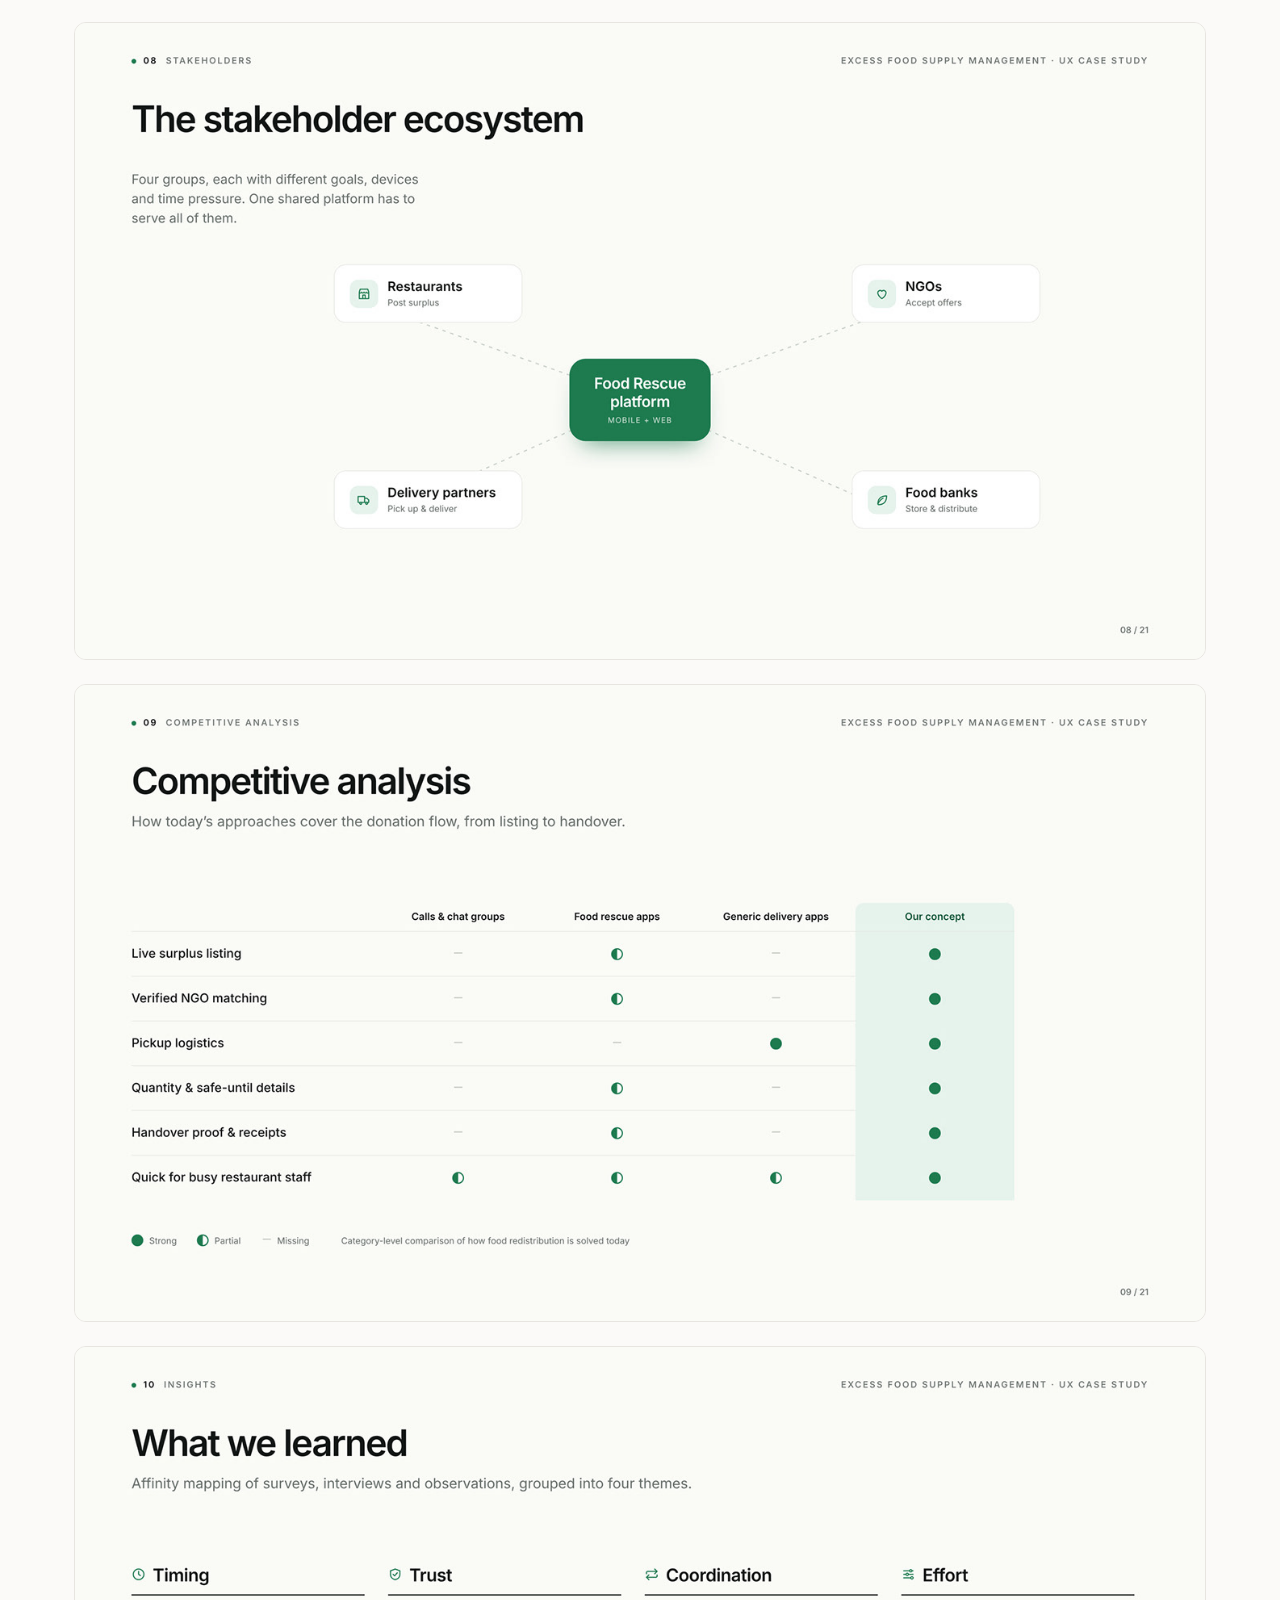
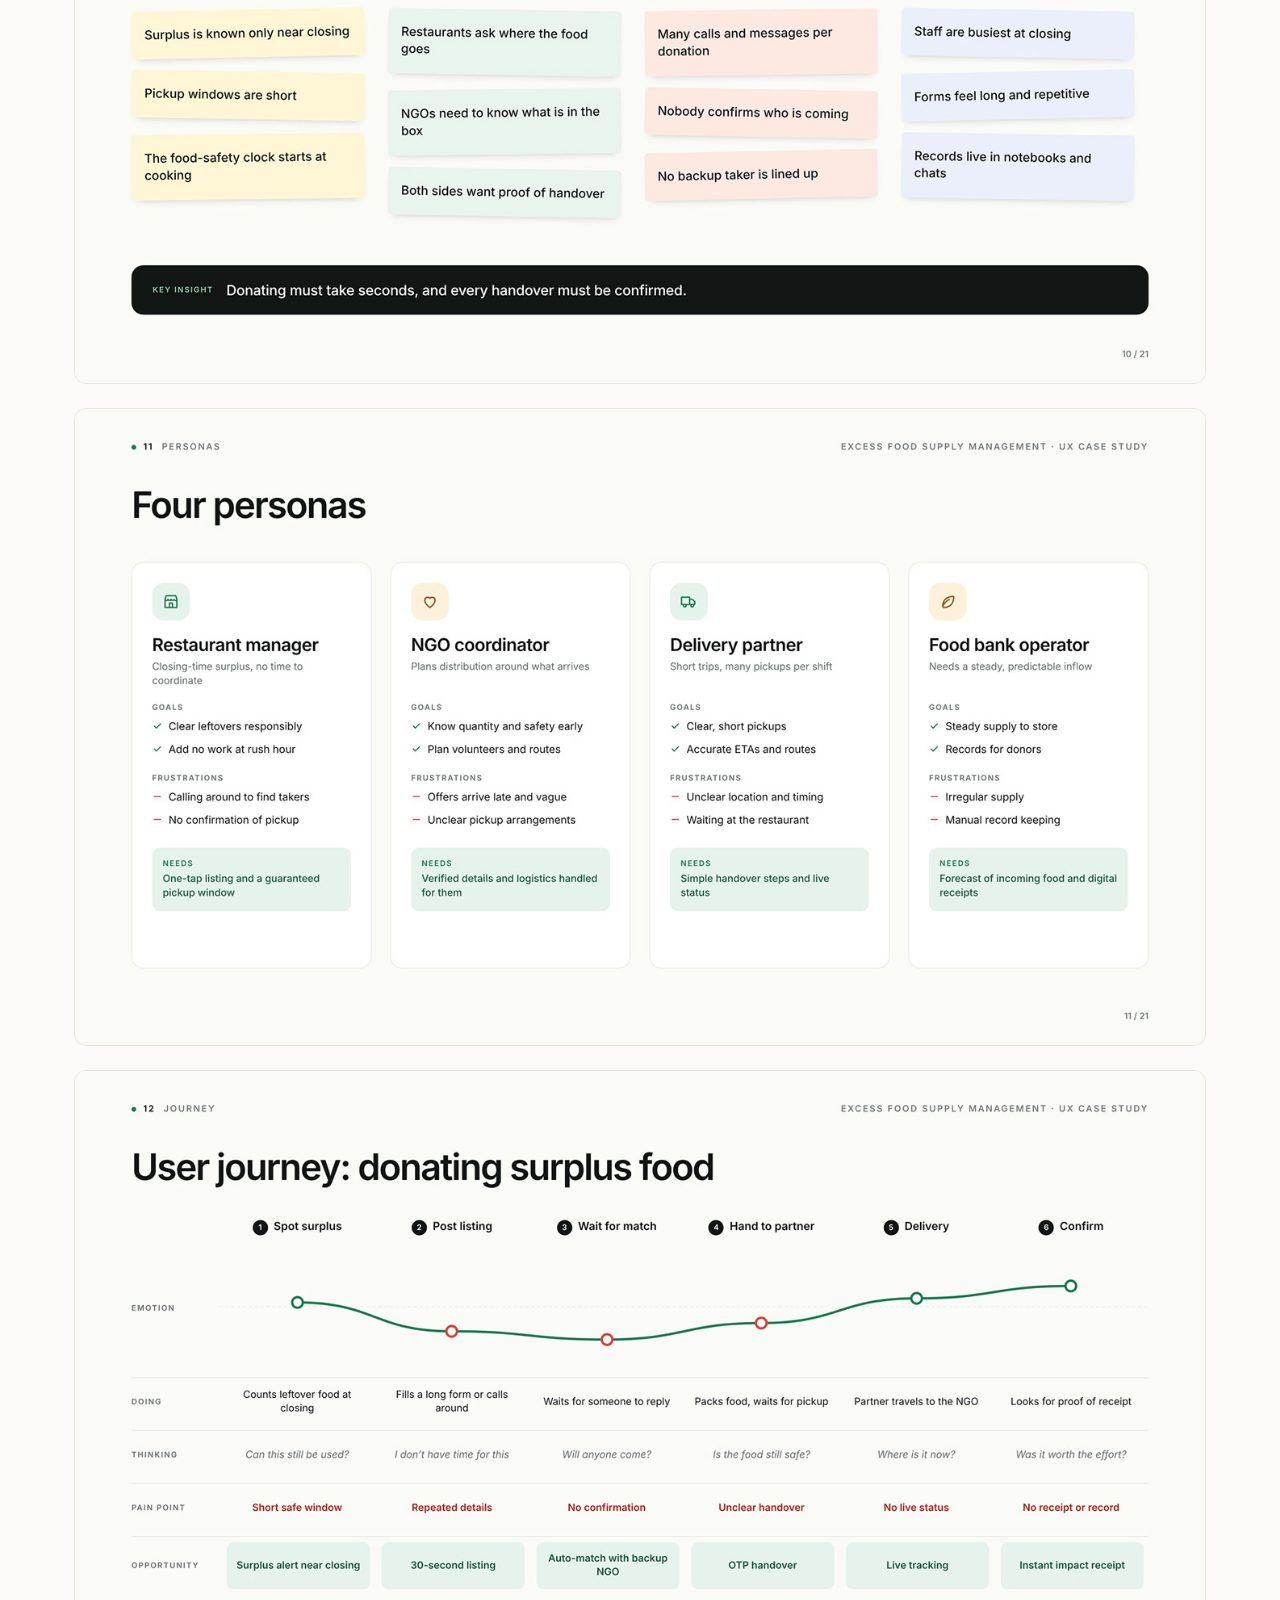
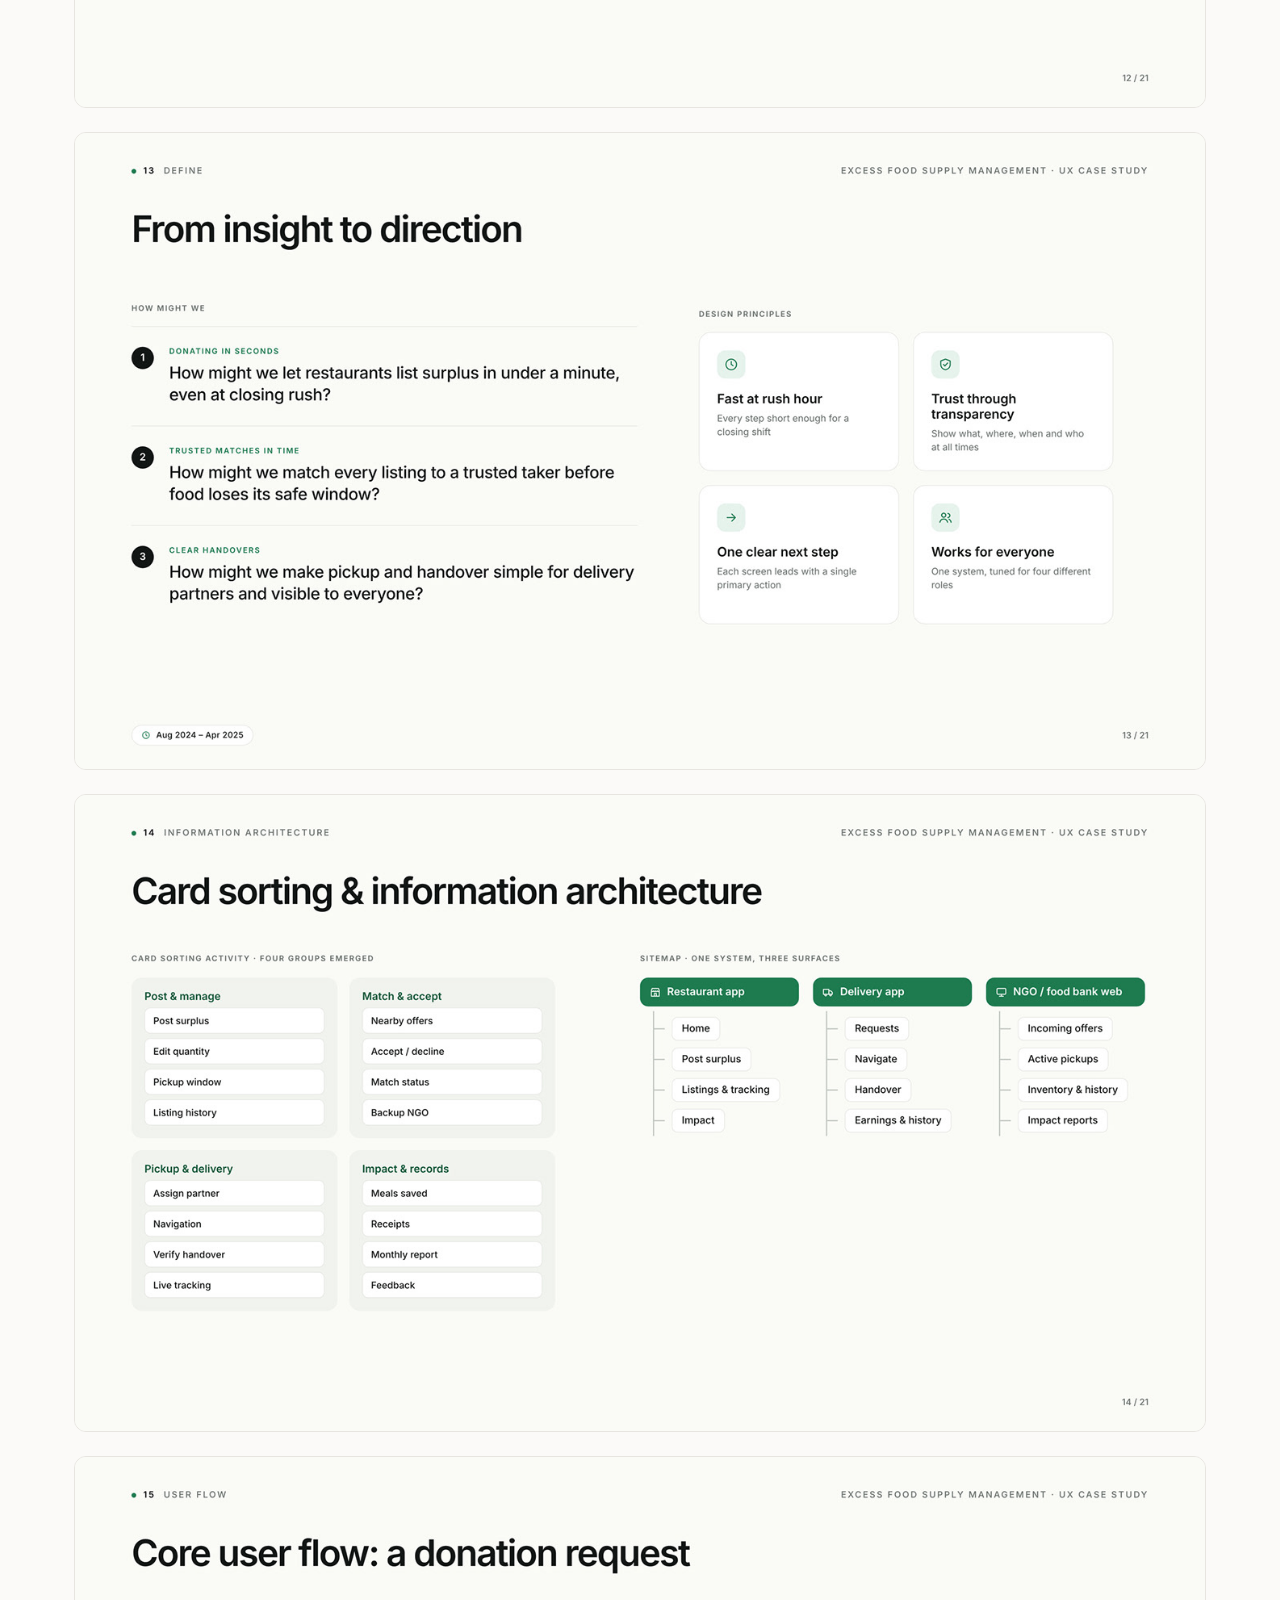
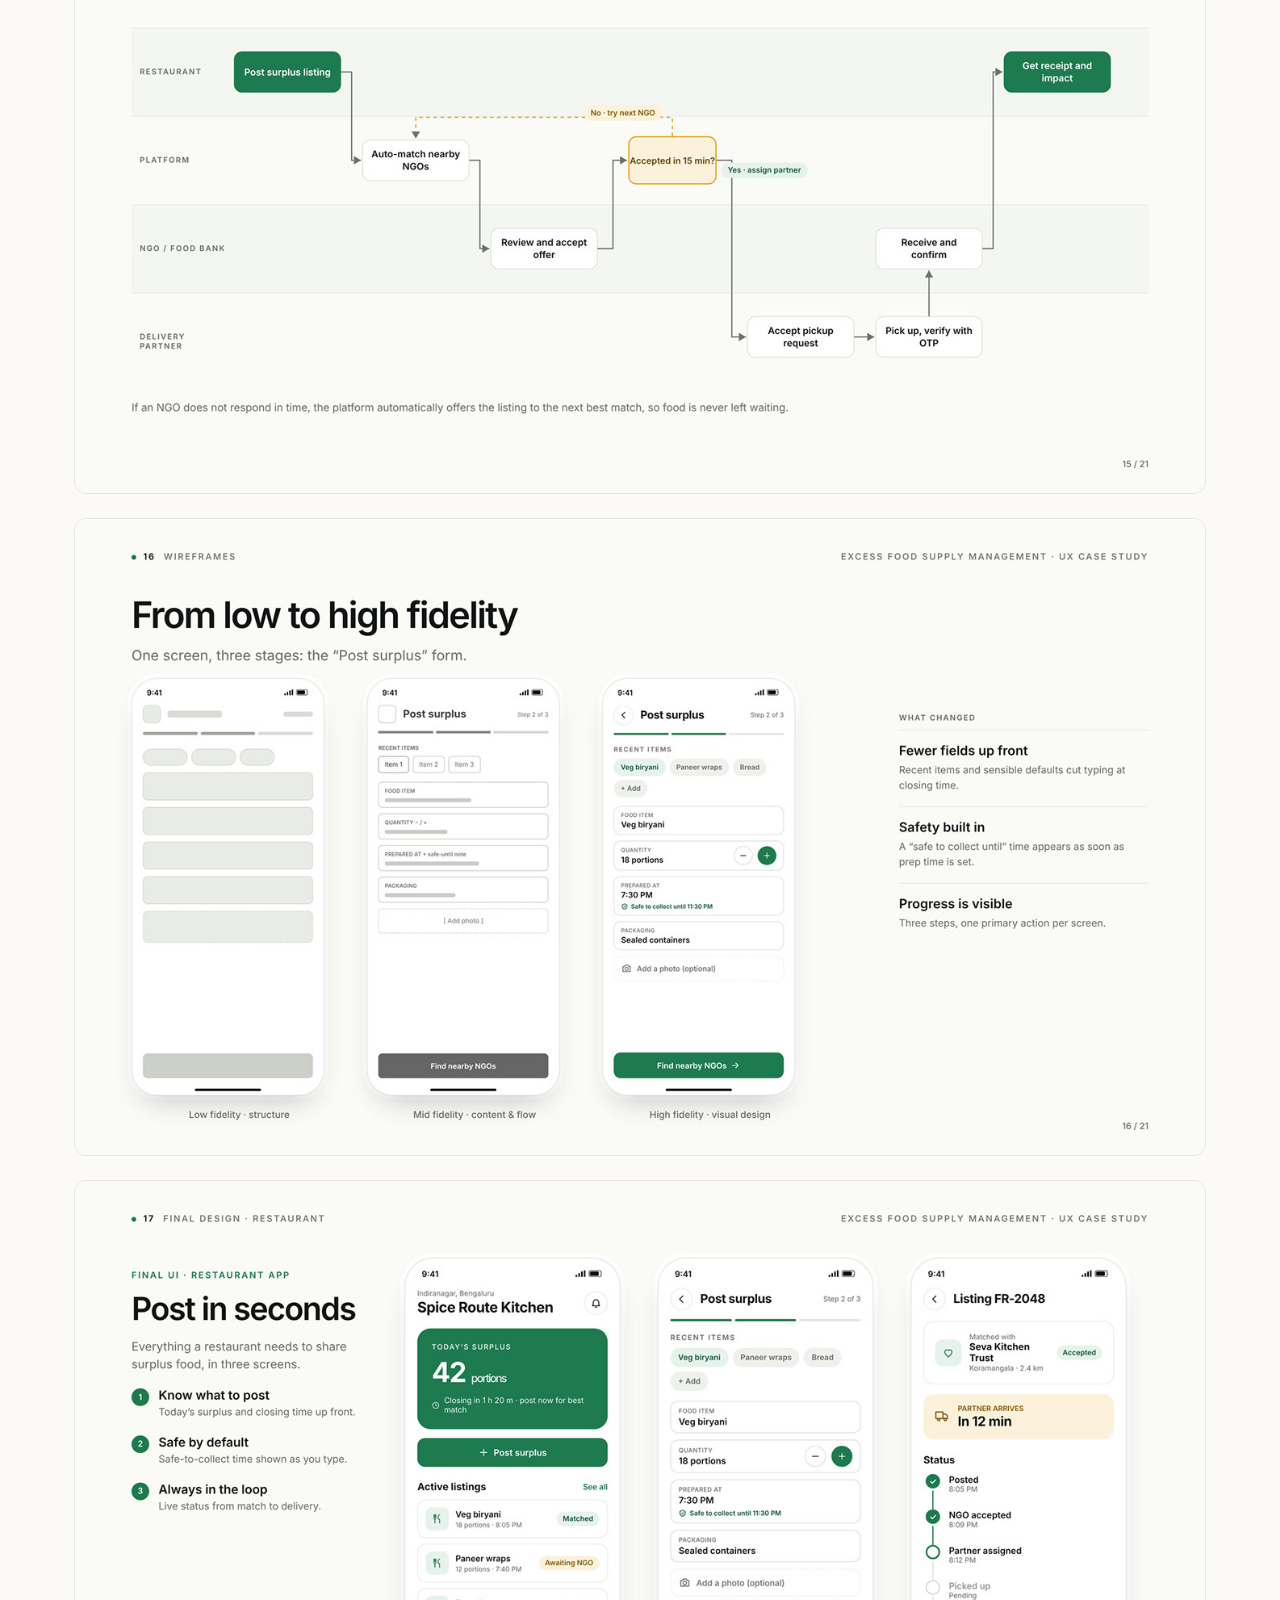
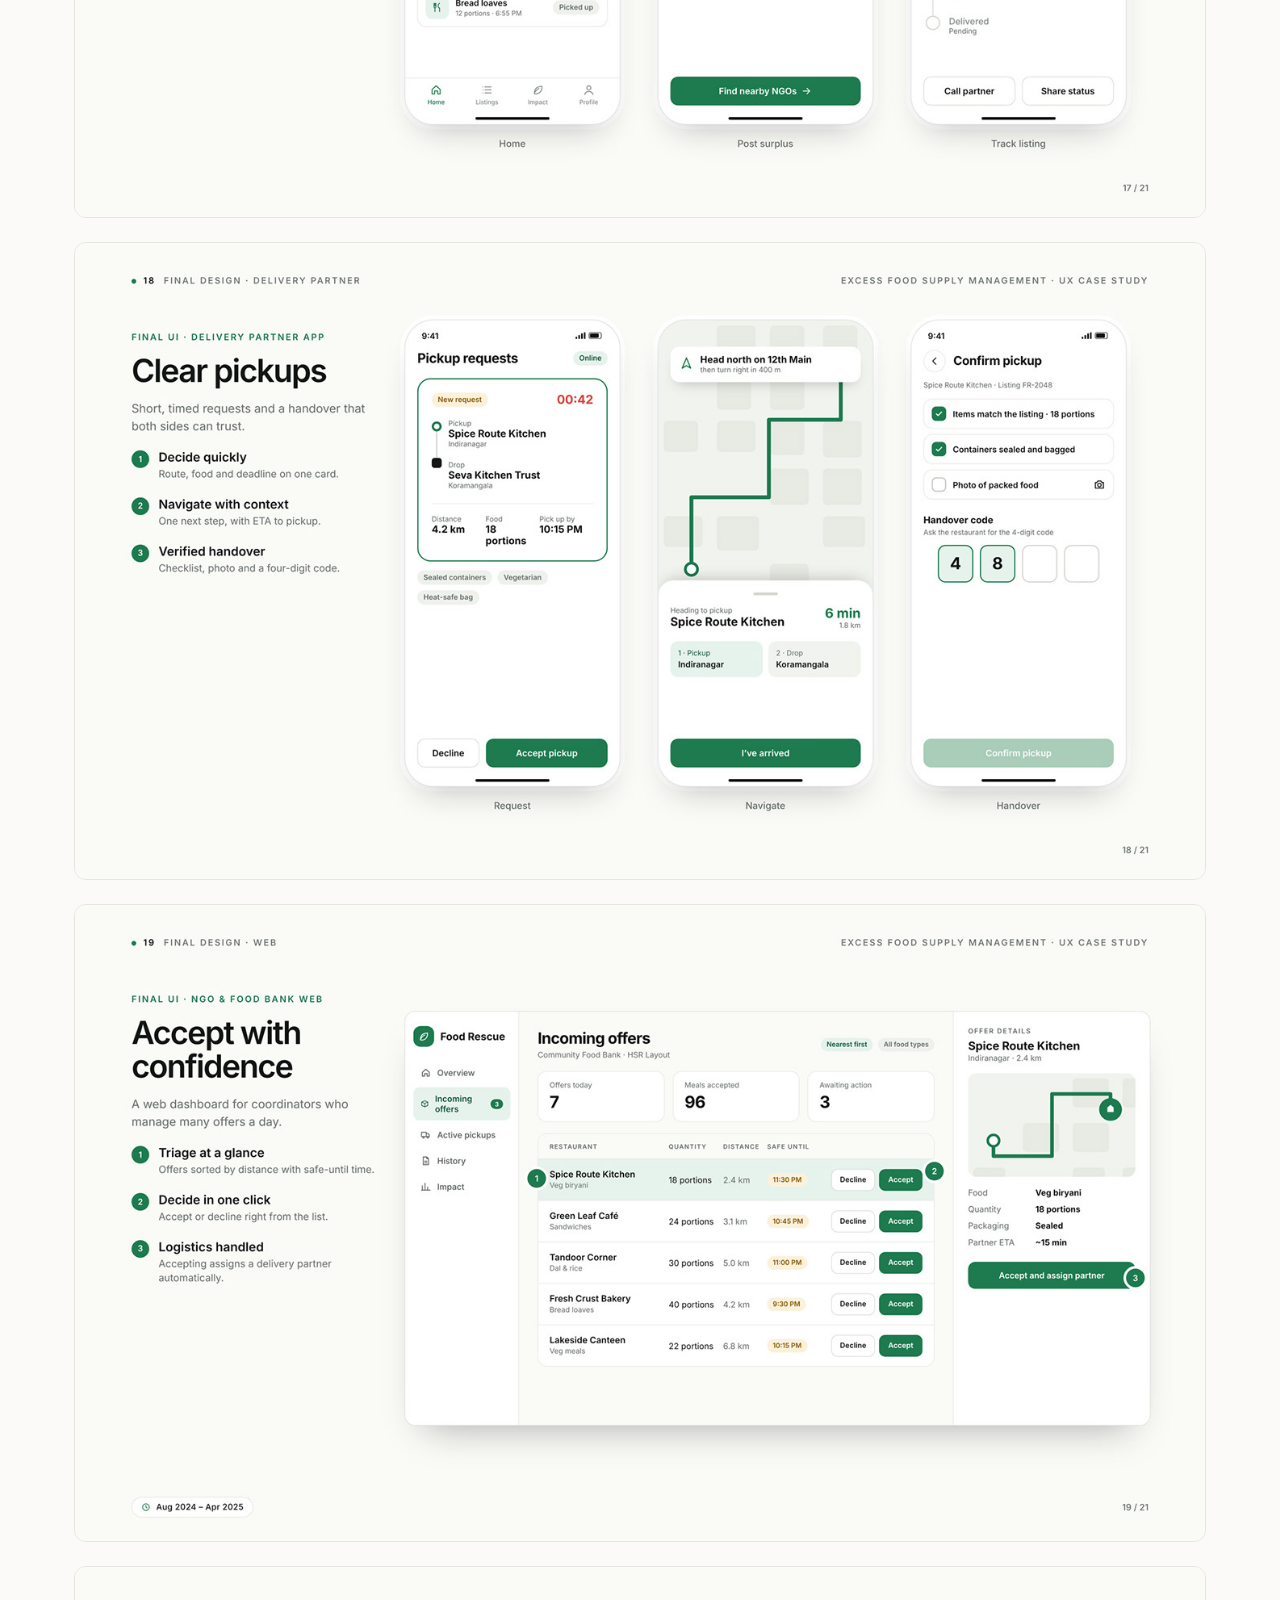
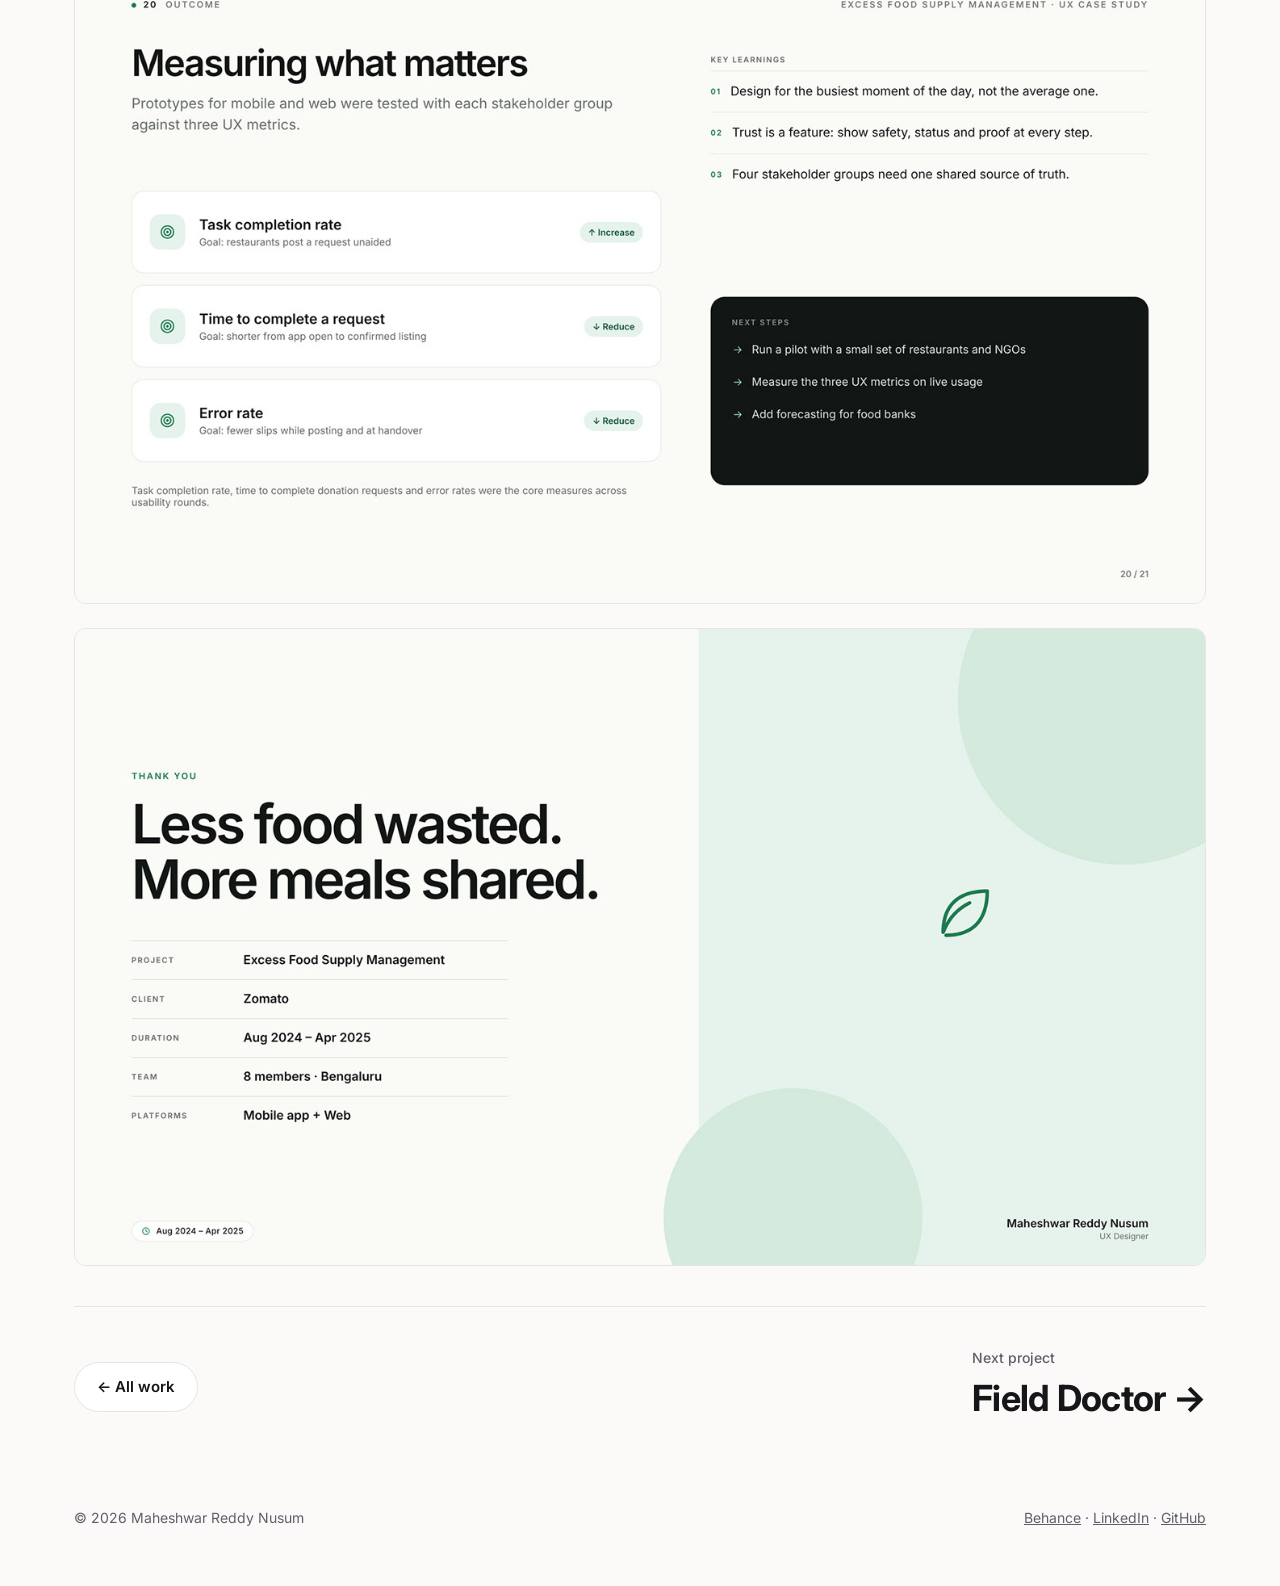
<file: work/zomato.html>
<!doctype html>
<html lang="en">
<head>
<meta charset="utf-8">
<meta name="viewport" content="width=device-width, initial-scale=1">
<title>Zomato: Excess Food Supply Management · Maheshwar Reddy Nusum</title>
<meta name="description" content="A platform concept that connects restaurants with surplus food to NGOs, food banks and delivery partners.">
<meta property="og:title" content="Zomato: Excess Food Supply Management · Maheshwar Reddy Nusum">
<meta property="og:description" content="A platform concept that connects restaurants with surplus food to NGOs, food banks and delivery partners.">
<meta property="og:image" content="https://mayi-nusum.github.io/assets/img/zomato/cover.jpg">
<meta property="og:type" content="website">
<link rel="icon" href="data:image/svg+xml,%3Csvg xmlns='http://www.w3.org/2000/svg' viewBox='0 0 64 64'%3E%3Crect width='64' height='64' rx='16' fill='%234f46e5'/%3E%3Ctext x='50%25' y='56%25' dominant-baseline='middle' text-anchor='middle' font-family='Arial' font-weight='700' font-size='30' fill='white'%3EMR%3C/text%3E%3C/svg%3E">
<link rel="preconnect" href="https://fonts.googleapis.com"><link rel="preconnect" href="https://fonts.gstatic.com" crossorigin><link href="https://fonts.googleapis.com/css2?family=Inter:wght@400;500;600;700&display=swap" rel="stylesheet">
<link rel="stylesheet" href="../assets/style.css">
</head>
<body>
<header class="site-header"><div class="wrap">
  <a class="brand" href="../index.html">Maheshwar<span>.</span></a>
  <nav class="nav"><a href="../index.html#work">Work</a><a href="../index.html#about">About</a><a class="hide-sm" href="https://www.behance.net/mayireddy" target="_blank" rel="noopener">Behance</a><a href="../index.html#contact">Contact</a></nav>
</div></header>

<main>
<section class="cs-hero"><div class="wrap">
  <a class="back" href="../index.html#work">← All work</a>
  <h1>Zomato: Excess Food Supply Management</h1>
  <p class="lead">A platform concept that connects restaurants with surplus food to NGOs, food banks and delivery partners.</p>
  <dl class="meta"><div><dt>Role</dt><dd>UX Designer</dd></div><div><dt>Team</dt><dd>8 members · Bengaluru</dd></div><div><dt>Duration</dt><dd>Aug 2024 – Apr 2025</dd></div><div><dt>Platforms</dt><dd>Mobile app + Web</dd></div><div><dt>Tools</dt><dd>Figma · FigJam · Gen AI</dd></div></dl>
  <div class="cover"><img src="../assets/img/zomato/01.jpg" alt="Zomato: Excess Food Supply Management cover" width="1400" height="788"></div>
</div></section>

<div class="wrap">
  <div class="cs-body"><h2>Overview</h2><div class="content"><p>Designing a simpler way for surplus restaurant food to reach NGOs and food banks before it goes to waste. I worked in a team of 8 alongside Zomato product managers, developers and business stakeholders.</p><p>My responsibilities: research with restaurants, NGOs, delivery partners and food banks; personas and journeys for every stakeholder; low to high fidelity wireframes and prototypes for mobile and web; tracking UX metrics; and aligning design with product, tech and business teams.</p></div><h2>The problem</h2><div class="content"><p class="highlight">Surplus food exists. Getting it to people in time is the hard part.</p><p>Restaurants only know about surplus at closing, when staff are busiest. NGOs need reliable, early information to plan distribution. Delivery partners can carry food, but pickups are unclear and unplanned. Today, redistribution depends on phone calls, messages and goodwill.</p></div><h2>Research</h2><div class="content"><p>Four stakeholder groups and five methods: interviews, surveys, observational studies at closing time, competitive analysis and card sorting. Affinity mapping grouped the findings into four themes: <strong>timing, trust, coordination and effort</strong>.</p><p class="highlight">Key insight: donating must take seconds, and every handover must be confirmed.</p></div><h2>Outcome</h2><div class="content"><p>Prototypes for mobile and web were tested with each stakeholder group against three UX metrics: task completion rate, time to complete a request and error rate.</p><ul><li>Design for the busiest moment of the day, not the average one.</li><li>Trust is a feature: show safety, status and proof at every step.</li><li>Four stakeholder groups need one shared source of truth.</li></ul></div></div>
  <div class="section-head"><h2>Case study</h2><a class="btn" href="https://www.behance.net/gallery/258571257/Zomato" target="_blank" rel="noopener">View on Behance ↗</a></div>
  <div class="slides"><img src="../assets/img/zomato/02.jpg" alt="Zomato: Excess Food Supply Management, slide 2 of 21" loading="lazy" width="1400" height="788"><img src="../assets/img/zomato/03.jpg" alt="Zomato: Excess Food Supply Management, slide 3 of 21" loading="lazy" width="1400" height="788"><img src="../assets/img/zomato/04.jpg" alt="Zomato: Excess Food Supply Management, slide 4 of 21" loading="lazy" width="1400" height="788"><img src="../assets/img/zomato/05.jpg" alt="Zomato: Excess Food Supply Management, slide 5 of 21" loading="lazy" width="1400" height="788"><img src="../assets/img/zomato/06.jpg" alt="Zomato: Excess Food Supply Management, slide 6 of 21" loading="lazy" width="1400" height="788"><img src="../assets/img/zomato/07.jpg" alt="Zomato: Excess Food Supply Management, slide 7 of 21" loading="lazy" width="1400" height="788"><img src="../assets/img/zomato/08.jpg" alt="Zomato: Excess Food Supply Management, slide 8 of 21" loading="lazy" width="1400" height="788"><img src="../assets/img/zomato/09.jpg" alt="Zomato: Excess Food Supply Management, slide 9 of 21" loading="lazy" width="1400" height="788"><img src="../assets/img/zomato/10.jpg" alt="Zomato: Excess Food Supply Management, slide 10 of 21" loading="lazy" width="1400" height="788"><img src="../assets/img/zomato/11.jpg" alt="Zomato: Excess Food Supply Management, slide 11 of 21" loading="lazy" width="1400" height="788"><img src="../assets/img/zomato/12.jpg" alt="Zomato: Excess Food Supply Management, slide 12 of 21" loading="lazy" width="1400" height="788"><img src="../assets/img/zomato/13.jpg" alt="Zomato: Excess Food Supply Management, slide 13 of 21" loading="lazy" width="1400" height="788"><img src="../assets/img/zomato/14.jpg" alt="Zomato: Excess Food Supply Management, slide 14 of 21" loading="lazy" width="1400" height="788"><img src="../assets/img/zomato/15.jpg" alt="Zomato: Excess Food Supply Management, slide 15 of 21" loading="lazy" width="1400" height="788"><img src="../assets/img/zomato/16.jpg" alt="Zomato: Excess Food Supply Management, slide 16 of 21" loading="lazy" width="1400" height="788"><img src="../assets/img/zomato/17.jpg" alt="Zomato: Excess Food Supply Management, slide 17 of 21" loading="lazy" width="1400" height="788"><img src="../assets/img/zomato/18.jpg" alt="Zomato: Excess Food Supply Management, slide 18 of 21" loading="lazy" width="1400" height="788"><img src="../assets/img/zomato/19.jpg" alt="Zomato: Excess Food Supply Management, slide 19 of 21" loading="lazy" width="1400" height="788"><img src="../assets/img/zomato/20.jpg" alt="Zomato: Excess Food Supply Management, slide 20 of 21" loading="lazy" width="1400" height="788"><img src="../assets/img/zomato/21.jpg" alt="Zomato: Excess Food Supply Management, slide 21 of 21" loading="lazy" width="1400" height="788"></div>
  <div class="next">
    <a class="btn" href="../index.html#work">← All work</a>
    <a class="big" href="field-doctor.html"><small>Next project</small>Field Doctor →</a>
  </div>
</div>
</main>
<footer><div class="wrap">
  <span>© 2026 Maheshwar Reddy Nusum</span>
  <span><a href="https://www.behance.net/mayireddy" target="_blank" rel="noopener">Behance</a> · <a href="https://www.linkedin.com/in/maheshwar-reddy-n-298717431/" target="_blank" rel="noopener">LinkedIn</a> · <a href="https://github.com/mayi-nusum" target="_blank" rel="noopener">GitHub</a></span>
</div></footer>
</body>
</html>
</file>
<file: assets/style.css>
:root {
  --bg: #fbfaf8;
  --surface: #ffffff;
  --text: #16161a;
  --muted: #5f5f6b;
  --line: #e7e5e0;
  --accent: #4f46e5;
  --accent-soft: #eeedfd;
  --radius: 16px;
  --max: 1180px;
  color-scheme: light;
}
@media (prefers-color-scheme: dark) {
  :root {
    --bg: #0f1014;
    --surface: #171920;
    --text: #f2f2f5;
    --muted: #a2a3b0;
    --line: #2a2c35;
    --accent: #8b85ff;
    --accent-soft: #23234a;
    color-scheme: dark;
  }
}

* { box-sizing: border-box; }
html { scroll-behavior: smooth; }
body {
  margin: 0;
  background: var(--bg);
  color: var(--text);
  font-family: "Inter", system-ui, -apple-system, "Segoe UI", sans-serif;
  font-size: 17px;
  line-height: 1.6;
  -webkit-font-smoothing: antialiased;
}
img { max-width: 100%; display: block; }
a { color: inherit; }
.wrap { max-width: var(--max); margin: 0 auto; padding: 0 24px; }

/* Header */
.site-header {
  position: sticky; top: 0; z-index: 10;
  background: color-mix(in srgb, var(--bg) 85%, transparent);
  backdrop-filter: saturate(180%) blur(12px);
  border-bottom: 1px solid var(--line);
}
.site-header .wrap { display: flex; align-items: center; justify-content: space-between; height: 64px; }
.brand { font-weight: 700; text-decoration: none; letter-spacing: -0.01em; }
.brand span { color: var(--accent); }
.nav { display: flex; gap: 24px; }
.nav a { text-decoration: none; color: var(--muted); font-size: 15px; font-weight: 500; }
.nav a:hover { color: var(--text); }

/* Hero */
.hero { padding: 96px 0 72px; }
.eyebrow {
  display: inline-flex; align-items: center; gap: 8px;
  font-size: 13px; font-weight: 600; letter-spacing: 0.06em; text-transform: uppercase;
  color: var(--accent);
}
.dot { width: 8px; height: 8px; border-radius: 50%; background: #22c55e; box-shadow: 0 0 0 4px #22c55e22; }
h1, h2, h3 { letter-spacing: -0.025em; line-height: 1.1; margin: 0; }
.hero h1 { font-size: clamp(40px, 7vw, 76px); font-weight: 700; margin: 20px 0 24px; max-width: 14ch; }
.hero p.lead { font-size: clamp(18px, 2.2vw, 21px); color: var(--muted); max-width: 60ch; margin: 0 0 32px; }
.btns { display: flex; flex-wrap: wrap; gap: 12px; }
.btn {
  display: inline-flex; align-items: center; gap: 8px;
  padding: 12px 22px; border-radius: 999px; font-weight: 600; font-size: 15px;
  text-decoration: none; border: 1px solid var(--line); background: var(--surface);
  transition: transform .15s ease, border-color .15s ease;
}
.btn:hover { transform: translateY(-1px); border-color: var(--text); }
.btn.primary { background: var(--text); color: var(--bg); border-color: var(--text); }

/* Sections */
section { padding: 56px 0; }
.section-head { display: flex; justify-content: space-between; align-items: end; gap: 16px; margin-bottom: 32px; }
.section-head h2 { font-size: clamp(28px, 4vw, 40px); }
.section-head p { color: var(--muted); margin: 0; }

/* Work grid */
.grid { display: grid; grid-template-columns: repeat(2, 1fr); gap: 28px; }
.card { text-decoration: none; display: block; }
.card .thumb {
  border-radius: var(--radius); overflow: hidden; border: 1px solid var(--line);
  aspect-ratio: 16 / 9; background: var(--surface);
}
.card .thumb img { width: 100%; height: 100%; object-fit: cover; transition: transform .5s ease; }
.card:hover .thumb img { transform: scale(1.03); }
.card h3 { font-size: 22px; margin: 18px 0 6px; }
.card p { color: var(--muted); margin: 0 0 10px; font-size: 16px; }
.tags { display: flex; flex-wrap: wrap; gap: 8px; padding: 0; margin: 0; list-style: none; }
.tags li {
  font-size: 13px; font-weight: 500; padding: 4px 10px; border-radius: 999px;
  background: var(--accent-soft); color: var(--accent);
}

/* About */
.about { display: grid; grid-template-columns: 1.2fr 1fr; gap: 48px; align-items: start; }
.about p { color: var(--muted); margin: 0 0 16px; }
.facts { border: 1px solid var(--line); border-radius: var(--radius); background: var(--surface); padding: 8px 24px; }
.facts div { display: flex; justify-content: space-between; gap: 16px; padding: 14px 0; border-bottom: 1px solid var(--line); font-size: 15px; }
.facts div:last-child { border-bottom: 0; }
.facts dt { color: var(--muted); }
.facts dd { margin: 0; font-weight: 600; text-align: right; }
.skills { margin-top: 20px; }

/* Contact */
.contact {
  border-radius: 24px; background: var(--text); color: var(--bg);
  padding: clamp(32px, 6vw, 64px); text-align: left;
}
.contact h2 { font-size: clamp(30px, 5vw, 52px); margin-bottom: 16px; }
.contact p { opacity: .75; margin: 0 0 28px; max-width: 50ch; }
.contact .btn { background: transparent; color: var(--bg); border-color: color-mix(in srgb, var(--bg) 35%, transparent); }
.contact .btn.primary { background: var(--bg); color: var(--text); border-color: var(--bg); }

footer { padding: 40px 0 56px; color: var(--muted); font-size: 14px; }
footer .wrap { display: flex; justify-content: space-between; gap: 16px; flex-wrap: wrap; }

/* Case study page */
.cs-hero { padding: 72px 0 40px; }
.back { color: var(--muted); text-decoration: none; font-size: 15px; font-weight: 500; }
.back:hover { color: var(--text); }
.cs-hero h1 { font-size: clamp(38px, 6.5vw, 68px); margin: 24px 0 16px; }
.cs-hero .lead { font-size: clamp(18px, 2.2vw, 21px); color: var(--muted); max-width: 62ch; margin: 0; }
.meta {
  display: grid; grid-template-columns: repeat(auto-fit, minmax(160px, 1fr)); gap: 0;
  border-top: 1px solid var(--line); border-bottom: 1px solid var(--line); margin: 40px 0 0;
}
.meta div { padding: 18px 16px 18px 0; }
.meta dt { font-size: 12px; text-transform: uppercase; letter-spacing: .08em; color: var(--muted); margin-bottom: 4px; }
.meta dd { margin: 0; font-weight: 600; font-size: 16px; }
.cover { border-radius: var(--radius); overflow: hidden; border: 1px solid var(--line); margin-top: 40px; }

.cs-body { display: grid; grid-template-columns: 240px 1fr; gap: 48px; padding: 56px 0 24px; }
.cs-body h2 { font-size: 15px; text-transform: uppercase; letter-spacing: .08em; color: var(--muted); font-weight: 600; }
.cs-body .content p { margin: 0 0 16px; font-size: 18px; }
.cs-body .content ul { margin: 0 0 16px; padding-left: 20px; }
.cs-body .content li { margin-bottom: 8px; }
.cs-body .content strong { font-weight: 600; }
.highlight {
  border-left: 3px solid var(--accent); padding: 4px 0 4px 18px; margin: 8px 0 20px;
  font-size: 20px; font-weight: 600; letter-spacing: -0.01em;
}

.slides { display: grid; gap: 24px; padding: 24px 0 40px; }
.slides img { border-radius: 12px; border: 1px solid var(--line); width: 100%; height: auto; background: var(--surface); }

.next {
  display: flex; justify-content: space-between; align-items: center; gap: 16px; flex-wrap: wrap;
  border-top: 1px solid var(--line); padding: 40px 0;
}
.next a.big { text-decoration: none; font-size: clamp(24px, 4vw, 36px); font-weight: 700; letter-spacing: -0.02em; }
.next a.big:hover { color: var(--accent); }
.next small { display: block; color: var(--muted); font-size: 14px; font-weight: 500; letter-spacing: 0; }

@media (max-width: 860px) {
  .grid, .about, .cs-body { grid-template-columns: 1fr; }
  .cs-body { gap: 12px; }
  .hero { padding: 64px 0 48px; }
  .nav { gap: 16px; }
  .wrap { padding: 0 16px; }
}
@media (max-width: 480px) {
  .nav a.hide-sm { display: none; }
}
</file>
